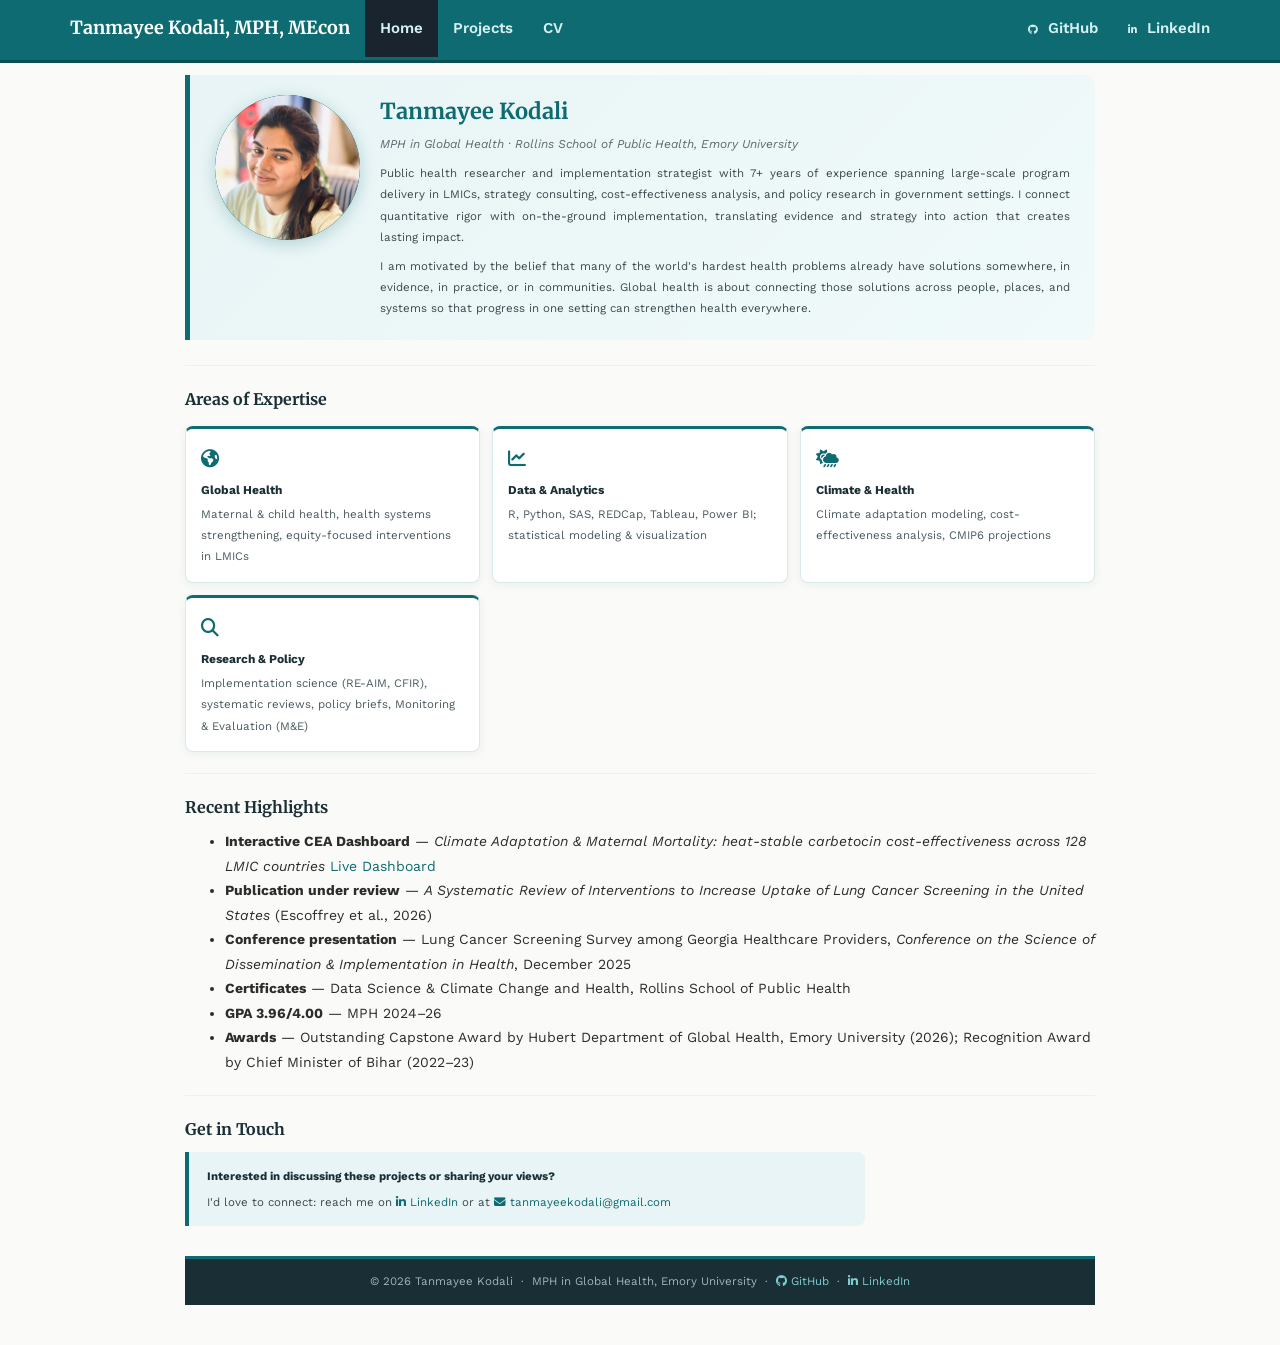
<file: docs/index.html>
<!DOCTYPE html>

<html>

<head>

<meta charset="utf-8" />
<meta name="generator" content="pandoc" />
<meta http-equiv="X-UA-Compatible" content="IE=EDGE" />




<title>index.knit</title>

<script src="site_libs/header-attrs-2.30/header-attrs.js"></script>
<script src="site_libs/jquery-3.6.0/jquery-3.6.0.min.js"></script>
<meta name="viewport" content="width=device-width, initial-scale=1" />
<link href="site_libs/bootstrap-3.3.5/css/flatly.min.css" rel="stylesheet" />
<script src="site_libs/bootstrap-3.3.5/js/bootstrap.min.js"></script>
<script src="site_libs/bootstrap-3.3.5/shim/html5shiv.min.js"></script>
<script src="site_libs/bootstrap-3.3.5/shim/respond.min.js"></script>
<style>h1 {font-size: 34px;}
       h1.title {font-size: 38px;}
       h2 {font-size: 30px;}
       h3 {font-size: 24px;}
       h4 {font-size: 18px;}
       h5 {font-size: 16px;}
       h6 {font-size: 12px;}
       code {color: inherit; background-color: rgba(0, 0, 0, 0.04);}
       pre:not([class]) { background-color: white }</style>
<script src="site_libs/navigation-1.1/tabsets.js"></script>
<link href="site_libs/highlightjs-9.12.0/default.css" rel="stylesheet" />
<script src="site_libs/highlightjs-9.12.0/highlight.js"></script>
<!-- Favicon: teal circle with TK initials -->
<link rel="icon" href="data:image/svg+xml,<svg xmlns='http://www.w3.org/2000/svg' viewBox='0 0 100 100'><circle cx='50' cy='50' r='50' fill='%230f6b72'/><text x='50' y='65' font-family='Georgia,serif' font-size='38' font-weight='bold' text-anchor='middle' fill='white'>TK</text></svg>">

<!-- Font Awesome for social icons -->
<link rel="stylesheet" href="https://cdnjs.cloudflare.com/ajax/libs/font-awesome/6.5.0/css/all.min.css" integrity="sha512-Avb2QiuDEEvB4bZJYdft2mNjVShBftLdPG8FJ0V7irTLQ8Tnx8e/hbT/EKV8IssGEBe2qJDMaLKUQ3gHqUyw=="
crossorigin="anonymous" referrerpolicy="no-referrer" />

<!-- Google Fonts -->
<link rel="preconnect" href="https://fonts.googleapis.com">
<link rel="preconnect" href="https://fonts.gstatic.com" crossorigin>
<link href="https://fonts.googleapis.com/css2?family=Work+Sans:wght@300;400;500;600;700&family=Merriweather:wght@400;700&display=swap" rel="stylesheet">

<style type="text/css">
  code{white-space: pre-wrap;}
  span.smallcaps{font-variant: small-caps;}
  span.underline{text-decoration: underline;}
  div.column{display: inline-block; vertical-align: top; width: 50%;}
  div.hanging-indent{margin-left: 1.5em; text-indent: -1.5em;}
  ul.task-list{list-style: none;}
    </style>

<style type="text/css">code{white-space: pre;}</style>
<script type="text/javascript">
if (window.hljs) {
  hljs.configure({languages: []});
  hljs.initHighlightingOnLoad();
  if (document.readyState && document.readyState === "complete") {
    window.setTimeout(function() { hljs.initHighlighting(); }, 0);
  }
}
</script>






<link rel="stylesheet" href="styles.css" type="text/css" />



<style type = "text/css">
.main-container {
  max-width: 940px;
  margin-left: auto;
  margin-right: auto;
}
img {
  max-width:100%;
}
.tabbed-pane {
  padding-top: 12px;
}
.html-widget {
  margin-bottom: 20px;
}
button.code-folding-btn:focus {
  outline: none;
}
summary {
  display: list-item;
}
details > summary > p:only-child {
  display: inline;
}
pre code {
  padding: 0;
}
</style>


<style type="text/css">
.dropdown-submenu {
  position: relative;
}
.dropdown-submenu>.dropdown-menu {
  top: 0;
  left: 100%;
  margin-top: -6px;
  margin-left: -1px;
  border-radius: 0 6px 6px 6px;
}
.dropdown-submenu:hover>.dropdown-menu {
  display: block;
}
.dropdown-submenu>a:after {
  display: block;
  content: " ";
  float: right;
  width: 0;
  height: 0;
  border-color: transparent;
  border-style: solid;
  border-width: 5px 0 5px 5px;
  border-left-color: #cccccc;
  margin-top: 5px;
  margin-right: -10px;
}
.dropdown-submenu:hover>a:after {
  border-left-color: #adb5bd;
}
.dropdown-submenu.pull-left {
  float: none;
}
.dropdown-submenu.pull-left>.dropdown-menu {
  left: -100%;
  margin-left: 10px;
  border-radius: 6px 0 6px 6px;
}
</style>

<script type="text/javascript">
// manage active state of menu based on current page
$(document).ready(function () {
  // active menu anchor
  href = window.location.pathname
  href = href.substr(href.lastIndexOf('/') + 1)
  if (href === "")
    href = "index.html";
  var menuAnchor = $('a[href="' + href + '"]');

  // mark the anchor link active (and if it's in a dropdown, also mark that active)
  var dropdown = menuAnchor.closest('li.dropdown');
  if (window.bootstrap) { // Bootstrap 4+
    menuAnchor.addClass('active');
    dropdown.find('> .dropdown-toggle').addClass('active');
  } else { // Bootstrap 3
    menuAnchor.parent().addClass('active');
    dropdown.addClass('active');
  }

  // Navbar adjustments
  var navHeight = $(".navbar").first().height() + 15;
  var style = document.createElement('style');
  var pt = "padding-top: " + navHeight + "px; ";
  var mt = "margin-top: -" + navHeight + "px; ";
  var css = "";
  // offset scroll position for anchor links (for fixed navbar)
  for (var i = 1; i <= 6; i++) {
    css += ".section h" + i + "{ " + pt + mt + "}\n";
  }
  style.innerHTML = "body {" + pt + "padding-bottom: 40px; }\n" + css;
  document.head.appendChild(style);
});
</script>

<!-- tabsets -->

<style type="text/css">
.tabset-dropdown > .nav-tabs {
  display: inline-table;
  max-height: 500px;
  min-height: 44px;
  overflow-y: auto;
  border: 1px solid #ddd;
  border-radius: 4px;
}

.tabset-dropdown > .nav-tabs > li.active:before, .tabset-dropdown > .nav-tabs.nav-tabs-open:before {
  content: "\e259";
  font-family: 'Glyphicons Halflings';
  display: inline-block;
  padding: 10px;
  border-right: 1px solid #ddd;
}

.tabset-dropdown > .nav-tabs.nav-tabs-open > li.active:before {
  content: "\e258";
  font-family: 'Glyphicons Halflings';
  border: none;
}

.tabset-dropdown > .nav-tabs > li.active {
  display: block;
}

.tabset-dropdown > .nav-tabs > li > a,
.tabset-dropdown > .nav-tabs > li > a:focus,
.tabset-dropdown > .nav-tabs > li > a:hover {
  border: none;
  display: inline-block;
  border-radius: 4px;
  background-color: transparent;
}

.tabset-dropdown > .nav-tabs.nav-tabs-open > li {
  display: block;
  float: none;
}

.tabset-dropdown > .nav-tabs > li {
  display: none;
}
</style>

<!-- code folding -->




</head>

<body>


<div class="container-fluid main-container">




<div class="navbar navbar-default  navbar-fixed-top" role="navigation">
  <div class="container">
    <div class="navbar-header">
      <button type="button" class="navbar-toggle collapsed" data-toggle="collapse" data-bs-toggle="collapse" data-target="#navbar" data-bs-target="#navbar">
        <span class="icon-bar"></span>
        <span class="icon-bar"></span>
        <span class="icon-bar"></span>
      </button>
      <a class="navbar-brand" href="index.html">Tanmayee Kodali, MPH, MEcon</a>
    </div>
    <div id="navbar" class="navbar-collapse collapse">
      <ul class="nav navbar-nav">
        <li>
  <a href="index.html">Home</a>
</li>
<li>
  <a href="projects.html">Projects</a>
</li>
<li>
  <a href="cv.html">CV</a>
</li>
      </ul>
      <ul class="nav navbar-nav navbar-right">
        <li>
  <a href="https://github.com/TanmayeeKodali">GitHub</a>
</li>
<li>
  <a href="https://www.linkedin.com/in/tanmayeekodali/">LinkedIn</a>
</li>
      </ul>
    </div><!--/.nav-collapse -->
  </div><!--/.container -->
</div><!--/.navbar -->

<div id="header">




</div>


<div class="profile-section">
  <div class="profile-avatar"><img src="photo.jpg" alt="Tanmayee Kodali" width="145" height="145"></div>
  <div class="profile-info">
    <h1>Tanmayee Kodali</h1>
    <p class="tagline">MPH in Global Health &middot; Rollins School of Public Health, Emory University</p>
    <p>Public health researcher and implementation strategist with 7+ years of experience spanning large-scale program delivery in LMICs, strategy consulting, cost-effectiveness analysis, and policy research in government settings. I connect quantitative rigor with on-the-ground implementation, translating evidence and strategy into action that creates lasting impact.</p>
    <p>I am motivated by the belief that many of the world's hardest health problems already have solutions somewhere, in evidence, in practice, or in communities. Global health is about connecting those solutions across people, places, and systems so that progress in one setting can strengthen health everywhere.</p>
  </div>
</div>
<hr />
<div id="areas-of-expertise" class="section level2">
<h2>Areas of Expertise</h2>
<div class="highlights-grid">
  <div class="highlight-card">
    <div class="card-icon"><i class="fas fa-globe-americas"></i></div>
    <h4>Global Health</h4>
    <p>Maternal &amp; child health, health systems strengthening, equity-focused interventions in LMICs</p>
  </div>
  <div class="highlight-card">
    <div class="card-icon"><i class="fas fa-chart-line"></i></div>
    <h4>Data &amp; Analytics</h4>
    <p>R, Python, SAS, REDCap, Tableau, Power BI; statistical modeling &amp; visualization</p>
  </div>
  <div class="highlight-card">
    <div class="card-icon"><i class="fas fa-cloud-sun-rain"></i></div>
    <h4>Climate &amp; Health</h4>
    <p>Climate adaptation modeling, cost-effectiveness analysis, CMIP6 projections</p>
  </div>
  <div class="highlight-card">
    <div class="card-icon"><i class="fas fa-search"></i></div>
    <h4>Research &amp; Policy</h4>
    <p>Implementation science (RE-AIM, CFIR), systematic reviews, policy briefs, Monitoring &amp; Evaluation (M&amp;E)</p>
  </div>
</div>
<hr />
</div>
<div id="recent-highlights" class="section level2">
<h2>Recent Highlights</h2>
<ul>
<li><strong>Interactive CEA Dashboard</strong> — <em>Climate Adaptation
&amp; Maternal Mortality: heat-stable carbetocin cost-effectiveness
across 128 LMIC countries</em> <a
href="https://kzja3g-tanmayee-kodali.shinyapps.io/climate-pph-dashboard/"
target="_blank">Live Dashboard</a></li>
<li><strong>Publication under review</strong> — <em>A Systematic Review
of Interventions to Increase Uptake of Lung Cancer Screening in the
United States</em> (Escoffrey et al., 2026)</li>
<li><strong>Conference presentation</strong> — Lung Cancer Screening
Survey among Georgia Healthcare Providers, <em>Conference on the Science
of Dissemination &amp; Implementation in Health</em>, December 2025</li>
<li><strong>Certificates</strong> — Data Science &amp; Climate Change
and Health, Rollins School of Public Health</li>
<li><strong>GPA 3.96/4.00</strong> — MPH 2024–26</li>
<li><strong>Awards</strong> — Outstanding Capstone Award by Hubert
Department of Global Health, Emory University (2026); Recognition Award
by Chief Minister of Bihar (2022–23)</li>
</ul>
<hr />
</div>
<div id="get-in-touch" class="section level2">
<h2>Get in Touch</h2>
<div style="background:#e8f4f5; border-left:4px solid #0f6b72; border-radius:0 8px 8px 0; padding:1.4rem 1.8rem; margin-top:0.5rem; max-width:680px;">
  <p style="margin:0 0 0.5rem; font-weight:700; color:#1a2e35; font-size:1.2rem;">Interested in discussing these projects or sharing your views?</p>
  <p style="margin:0; font-size:1.15rem; color:#3a4a4e; line-height:1.8;">
    I'd love to connect: reach me on 
    <a href="https://www.linkedin.com/in/tanmayeekodali/" target="_blank"><i class="fab fa-linkedin-in"></i> LinkedIn</a> 
    or at 
    <a href="mailto:tanmayeekodali@gmail.com"><i class="fas fa-envelope"></i> tanmayeekodali@gmail.com</a>
  </p>
</div>
</div>

<style>
.site-footer {
  background-color: #1a2e35;
  color: #a0b4b8;
  text-align: center;
  padding: 1.2rem 1rem;
  font-family: 'Work Sans', sans-serif;
  font-size: 0.9rem;
  margin-top: 3rem;
  border-top: 3px solid #0f6b72;
}
.site-footer a {
  color: #7ecdd1;
  text-decoration: none;
}
.site-footer a:hover {
  color: #ffffff;
}
</style>

<footer class="site-footer">
  <p style="margin:0;">
    &copy; 2026 Tanmayee Kodali &nbsp;&middot;&nbsp;
    MPH in Global Health, Emory University &nbsp;&middot;&nbsp;
    <a href="https://github.com/TanmayeeKodali" target="_blank"><i class="fab fa-github"></i> GitHub</a>
    &nbsp;&middot;&nbsp;
    <a href="https://www.linkedin.com/in/tanmayeekodali/" target="_blank"><i class="fab fa-linkedin-in"></i> LinkedIn</a>
  </p>
</footer>

<script>
document.addEventListener("DOMContentLoaded", function() {
  var links = document.querySelectorAll(".navbar-nav a");
  links.forEach(function(link) {
    if (link.textContent.trim() === "GitHub") {
      link.innerHTML = '<i class="fab fa-github"></i> GitHub';
      link.setAttribute("target", "_blank");
    }
    if (link.textContent.trim() === "LinkedIn") {
      link.innerHTML = '<i class="fab fa-linkedin-in"></i> LinkedIn';
      link.setAttribute("target", "_blank");
    }
  });
});
</script>



</div>

<script>

// add bootstrap table styles to pandoc tables
function bootstrapStylePandocTables() {
  $('tr.odd').parent('tbody').parent('table').addClass('table table-condensed');
}
$(document).ready(function () {
  bootstrapStylePandocTables();
});


</script>

<!-- tabsets -->

<script>
$(document).ready(function () {
  window.buildTabsets("TOC");
});

$(document).ready(function () {
  $('.tabset-dropdown > .nav-tabs > li').click(function () {
    $(this).parent().toggleClass('nav-tabs-open');
  });
});
</script>

<!-- code folding -->


<!-- dynamically load mathjax for compatibility with self-contained -->
<script>
  (function () {
    var script = document.createElement("script");
    script.type = "text/javascript";
    script.src  = "https://mathjax.rstudio.com/latest/MathJax.js?config=TeX-AMS-MML_HTMLorMML";
    document.getElementsByTagName("head")[0].appendChild(script);
  })();
</script>

</body>
</html>
</file>
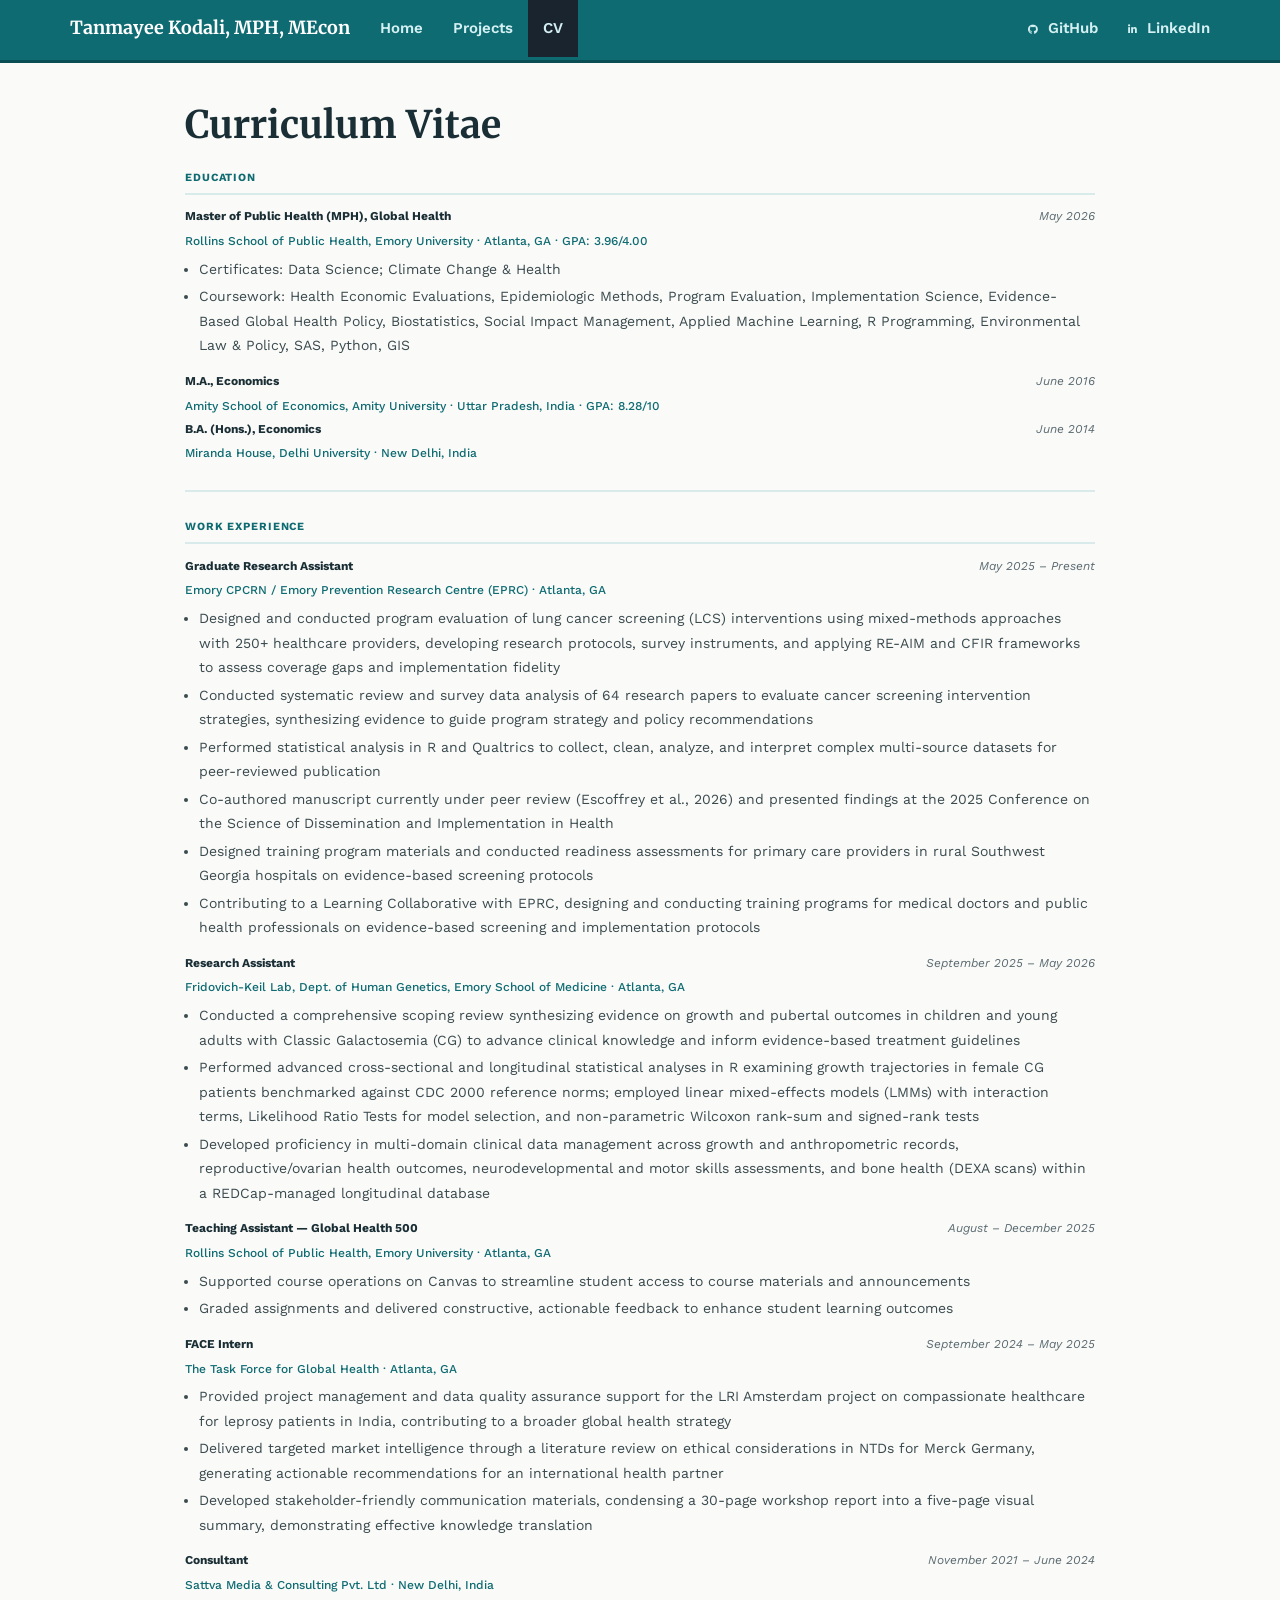
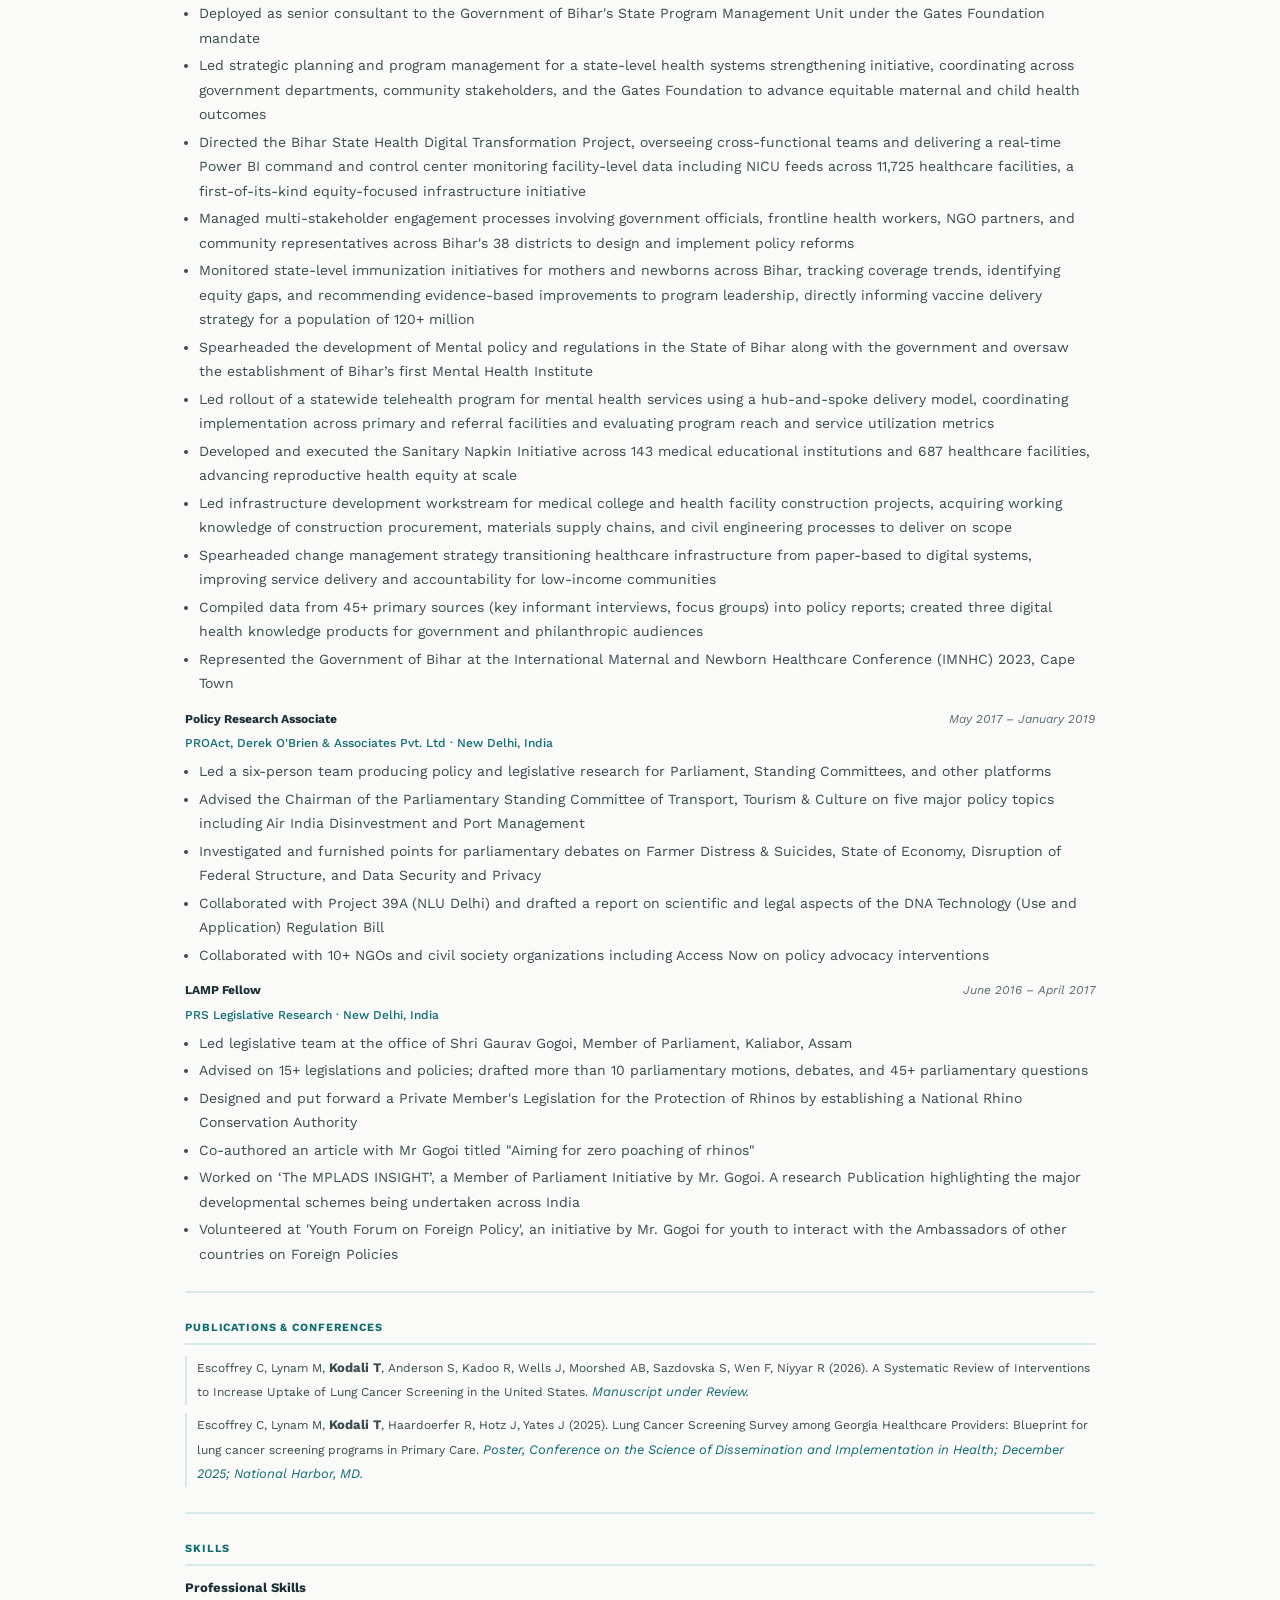
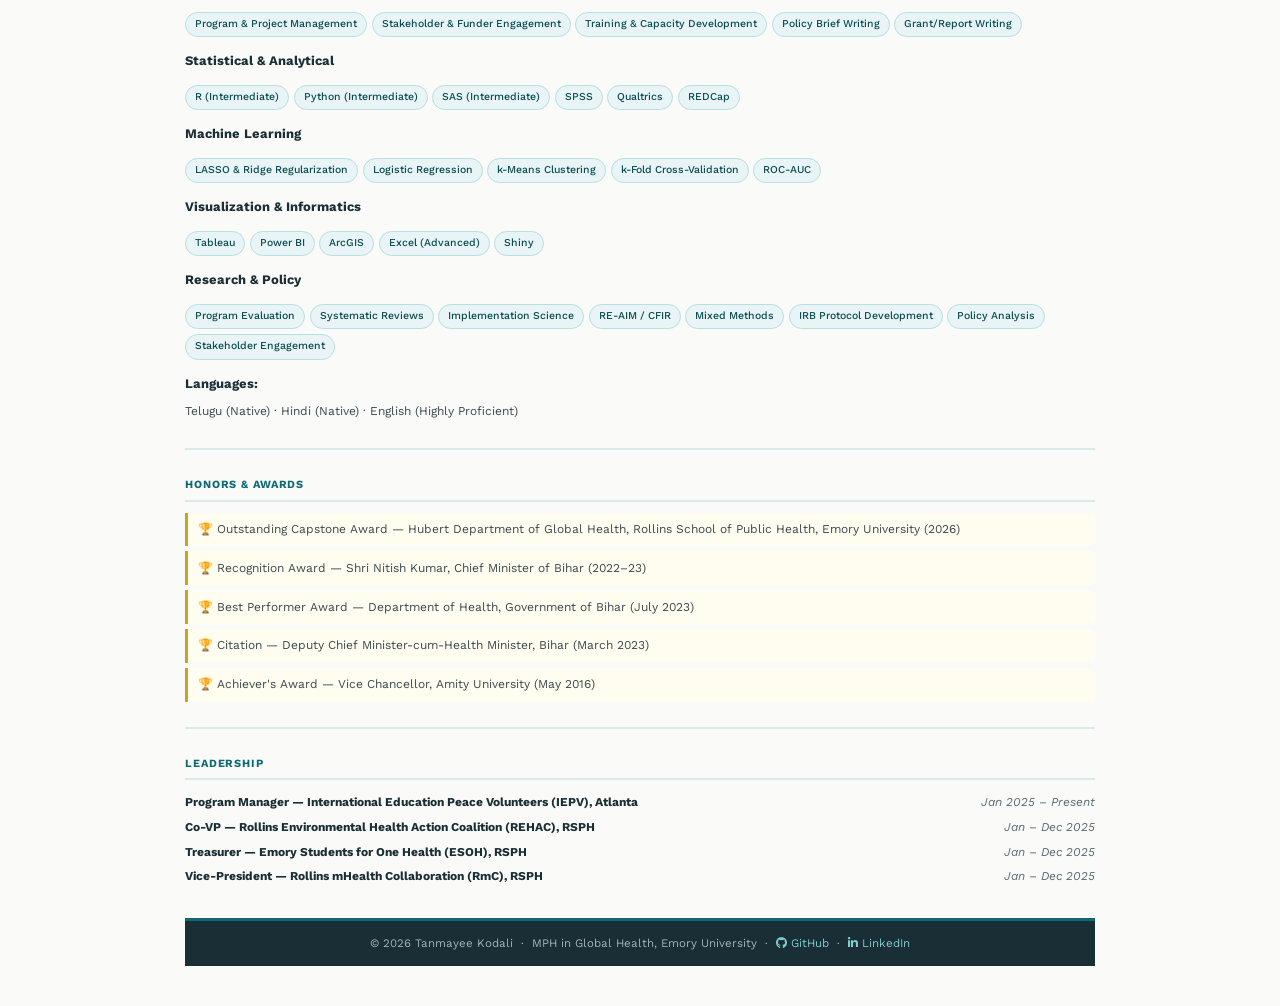
<file: docs/cv.html>
<!DOCTYPE html>

<html>

<head>

<meta charset="utf-8" />
<meta name="generator" content="pandoc" />
<meta http-equiv="X-UA-Compatible" content="IE=EDGE" />




<title>Curriculum Vitae</title>

<script src="site_libs/header-attrs-2.30/header-attrs.js"></script>
<script src="site_libs/jquery-3.6.0/jquery-3.6.0.min.js"></script>
<meta name="viewport" content="width=device-width, initial-scale=1" />
<link href="site_libs/bootstrap-3.3.5/css/flatly.min.css" rel="stylesheet" />
<script src="site_libs/bootstrap-3.3.5/js/bootstrap.min.js"></script>
<script src="site_libs/bootstrap-3.3.5/shim/html5shiv.min.js"></script>
<script src="site_libs/bootstrap-3.3.5/shim/respond.min.js"></script>
<style>h1 {font-size: 34px;}
       h1.title {font-size: 38px;}
       h2 {font-size: 30px;}
       h3 {font-size: 24px;}
       h4 {font-size: 18px;}
       h5 {font-size: 16px;}
       h6 {font-size: 12px;}
       code {color: inherit; background-color: rgba(0, 0, 0, 0.04);}
       pre:not([class]) { background-color: white }</style>
<script src="site_libs/navigation-1.1/tabsets.js"></script>
<link href="site_libs/highlightjs-9.12.0/default.css" rel="stylesheet" />
<script src="site_libs/highlightjs-9.12.0/highlight.js"></script>
<!-- Favicon: teal circle with TK initials -->
<link rel="icon" href="data:image/svg+xml,<svg xmlns='http://www.w3.org/2000/svg' viewBox='0 0 100 100'><circle cx='50' cy='50' r='50' fill='%230f6b72'/><text x='50' y='65' font-family='Georgia,serif' font-size='38' font-weight='bold' text-anchor='middle' fill='white'>TK</text></svg>">

<!-- Font Awesome for social icons -->
<link rel="stylesheet" href="https://cdnjs.cloudflare.com/ajax/libs/font-awesome/6.5.0/css/all.min.css" integrity="sha512-Avb2QiuDEEvB4bZJYdft2mNjVShBftLdPG8FJ0V7irTLQ8Tnx8e/hbT/EKV8IssGEBe2qJDMaLKUQ3gHqUyw=="
crossorigin="anonymous" referrerpolicy="no-referrer" />

<!-- Google Fonts -->
<link rel="preconnect" href="https://fonts.googleapis.com">
<link rel="preconnect" href="https://fonts.gstatic.com" crossorigin>
<link href="https://fonts.googleapis.com/css2?family=Work+Sans:wght@300;400;500;600;700&family=Merriweather:wght@400;700&display=swap" rel="stylesheet">

<style type="text/css">
  code{white-space: pre-wrap;}
  span.smallcaps{font-variant: small-caps;}
  span.underline{text-decoration: underline;}
  div.column{display: inline-block; vertical-align: top; width: 50%;}
  div.hanging-indent{margin-left: 1.5em; text-indent: -1.5em;}
  ul.task-list{list-style: none;}
    </style>

<style type="text/css">code{white-space: pre;}</style>
<script type="text/javascript">
if (window.hljs) {
  hljs.configure({languages: []});
  hljs.initHighlightingOnLoad();
  if (document.readyState && document.readyState === "complete") {
    window.setTimeout(function() { hljs.initHighlighting(); }, 0);
  }
}
</script>






<link rel="stylesheet" href="styles.css" type="text/css" />



<style type = "text/css">
.main-container {
  max-width: 940px;
  margin-left: auto;
  margin-right: auto;
}
img {
  max-width:100%;
}
.tabbed-pane {
  padding-top: 12px;
}
.html-widget {
  margin-bottom: 20px;
}
button.code-folding-btn:focus {
  outline: none;
}
summary {
  display: list-item;
}
details > summary > p:only-child {
  display: inline;
}
pre code {
  padding: 0;
}
</style>


<style type="text/css">
.dropdown-submenu {
  position: relative;
}
.dropdown-submenu>.dropdown-menu {
  top: 0;
  left: 100%;
  margin-top: -6px;
  margin-left: -1px;
  border-radius: 0 6px 6px 6px;
}
.dropdown-submenu:hover>.dropdown-menu {
  display: block;
}
.dropdown-submenu>a:after {
  display: block;
  content: " ";
  float: right;
  width: 0;
  height: 0;
  border-color: transparent;
  border-style: solid;
  border-width: 5px 0 5px 5px;
  border-left-color: #cccccc;
  margin-top: 5px;
  margin-right: -10px;
}
.dropdown-submenu:hover>a:after {
  border-left-color: #adb5bd;
}
.dropdown-submenu.pull-left {
  float: none;
}
.dropdown-submenu.pull-left>.dropdown-menu {
  left: -100%;
  margin-left: 10px;
  border-radius: 6px 0 6px 6px;
}
</style>

<script type="text/javascript">
// manage active state of menu based on current page
$(document).ready(function () {
  // active menu anchor
  href = window.location.pathname
  href = href.substr(href.lastIndexOf('/') + 1)
  if (href === "")
    href = "index.html";
  var menuAnchor = $('a[href="' + href + '"]');

  // mark the anchor link active (and if it's in a dropdown, also mark that active)
  var dropdown = menuAnchor.closest('li.dropdown');
  if (window.bootstrap) { // Bootstrap 4+
    menuAnchor.addClass('active');
    dropdown.find('> .dropdown-toggle').addClass('active');
  } else { // Bootstrap 3
    menuAnchor.parent().addClass('active');
    dropdown.addClass('active');
  }

  // Navbar adjustments
  var navHeight = $(".navbar").first().height() + 15;
  var style = document.createElement('style');
  var pt = "padding-top: " + navHeight + "px; ";
  var mt = "margin-top: -" + navHeight + "px; ";
  var css = "";
  // offset scroll position for anchor links (for fixed navbar)
  for (var i = 1; i <= 6; i++) {
    css += ".section h" + i + "{ " + pt + mt + "}\n";
  }
  style.innerHTML = "body {" + pt + "padding-bottom: 40px; }\n" + css;
  document.head.appendChild(style);
});
</script>

<!-- tabsets -->

<style type="text/css">
.tabset-dropdown > .nav-tabs {
  display: inline-table;
  max-height: 500px;
  min-height: 44px;
  overflow-y: auto;
  border: 1px solid #ddd;
  border-radius: 4px;
}

.tabset-dropdown > .nav-tabs > li.active:before, .tabset-dropdown > .nav-tabs.nav-tabs-open:before {
  content: "\e259";
  font-family: 'Glyphicons Halflings';
  display: inline-block;
  padding: 10px;
  border-right: 1px solid #ddd;
}

.tabset-dropdown > .nav-tabs.nav-tabs-open > li.active:before {
  content: "\e258";
  font-family: 'Glyphicons Halflings';
  border: none;
}

.tabset-dropdown > .nav-tabs > li.active {
  display: block;
}

.tabset-dropdown > .nav-tabs > li > a,
.tabset-dropdown > .nav-tabs > li > a:focus,
.tabset-dropdown > .nav-tabs > li > a:hover {
  border: none;
  display: inline-block;
  border-radius: 4px;
  background-color: transparent;
}

.tabset-dropdown > .nav-tabs.nav-tabs-open > li {
  display: block;
  float: none;
}

.tabset-dropdown > .nav-tabs > li {
  display: none;
}
</style>

<!-- code folding -->




</head>

<body>


<div class="container-fluid main-container">




<div class="navbar navbar-default  navbar-fixed-top" role="navigation">
  <div class="container">
    <div class="navbar-header">
      <button type="button" class="navbar-toggle collapsed" data-toggle="collapse" data-bs-toggle="collapse" data-target="#navbar" data-bs-target="#navbar">
        <span class="icon-bar"></span>
        <span class="icon-bar"></span>
        <span class="icon-bar"></span>
      </button>
      <a class="navbar-brand" href="index.html">Tanmayee Kodali, MPH, MEcon</a>
    </div>
    <div id="navbar" class="navbar-collapse collapse">
      <ul class="nav navbar-nav">
        <li>
  <a href="index.html">Home</a>
</li>
<li>
  <a href="projects.html">Projects</a>
</li>
<li>
  <a href="cv.html">CV</a>
</li>
      </ul>
      <ul class="nav navbar-nav navbar-right">
        <li>
  <a href="https://github.com/TanmayeeKodali">GitHub</a>
</li>
<li>
  <a href="https://www.linkedin.com/in/tanmayeekodali/">LinkedIn</a>
</li>
      </ul>
    </div><!--/.nav-collapse -->
  </div><!--/.container -->
</div><!--/.navbar -->

<div id="header">



<h1 class="title toc-ignore">Curriculum Vitae</h1>

</div>


<div class="cv-section">
<h2>Education</h2>

<div class="cv-entry">
  <span class="cv-entry-title">Master of Public Health (MPH), Global Health</span>
  <span class="cv-entry-date">May 2026</span>
</div>
<div class="cv-entry-org">Rollins School of Public Health, Emory University &middot; Atlanta, GA &middot; GPA: 3.96/4.00</div>
<ul class="cv-bullets">
  <li>Certificates: Data Science; Climate Change &amp; Health</li>
  <li>Coursework: Health Economic Evaluations, Epidemiologic Methods, Program Evaluation, Implementation Science, Evidence-Based Global Health Policy, Biostatistics, Social Impact Management, Applied Machine Learning, R Programming, Environmental Law &amp; Policy, SAS, Python, GIS</li>
</ul>

<div class="cv-entry">
  <span class="cv-entry-title">M.A., Economics</span>
  <span class="cv-entry-date">June 2016</span>
</div>
<div class="cv-entry-org">Amity School of Economics, Amity University &middot; Uttar Pradesh, India &middot; GPA: 8.28/10</div>

<div class="cv-entry">
  <span class="cv-entry-title">B.A. (Hons.), Economics</span>
  <span class="cv-entry-date">June 2014</span>
</div>
<div class="cv-entry-org">Miranda House, Delhi University &middot; New Delhi, India</div>
</div>

<hr class="section-divider">

<div class="cv-section">
<h2>Work Experience</h2>

<div class="cv-entry">
  <span class="cv-entry-title">Graduate Research Assistant</span>
  <span class="cv-entry-date">May 2025 &ndash; Present</span>
</div>
<div class="cv-entry-org">Emory CPCRN / Emory Prevention Research Centre (EPRC) &middot; Atlanta, GA</div>
<ul class="cv-bullets">
  <li>Designed and conducted program evaluation of lung cancer screening (LCS) interventions using mixed-methods approaches with 250+ healthcare providers, developing research protocols, survey instruments, and applying RE-AIM and CFIR frameworks to assess coverage gaps and implementation fidelity</li>
  <li>Conducted systematic review and survey data analysis of 64 research papers to evaluate cancer screening intervention strategies, synthesizing evidence to guide program strategy and policy recommendations</li>
  <li>Performed statistical analysis in R and Qualtrics to collect, clean, analyze, and interpret complex multi-source datasets for peer-reviewed publication</li>
  <li>Co-authored manuscript currently under peer review (Escoffrey et al., 2026) and presented findings at the 2025 Conference on the Science of Dissemination and Implementation in Health</li>
  <li>Designed training program materials and conducted readiness assessments for primary care providers in rural Southwest Georgia hospitals on evidence-based screening protocols</li>
  <li>Contributing to a Learning Collaborative with EPRC, designing and conducting training programs for medical doctors and public health professionals on evidence-based screening and implementation protocols</li>
</ul>

<div class="cv-entry">
  <span class="cv-entry-title">Research Assistant</span>
  <span class="cv-entry-date">September 2025 &ndash; May 2026</span>
</div>
<div class="cv-entry-org">Fridovich-Keil Lab, Dept. of Human Genetics, Emory School of Medicine &middot; Atlanta, GA</div>
<ul class="cv-bullets">
  <li>Conducted a comprehensive scoping review synthesizing evidence on growth and pubertal outcomes in children and young adults with Classic Galactosemia (CG) to advance clinical knowledge and inform evidence-based treatment guidelines</li>
  <li>Performed advanced cross-sectional and longitudinal statistical analyses in R examining growth trajectories in female CG patients benchmarked against CDC 2000 reference norms; employed linear mixed-effects models (LMMs) with interaction terms, Likelihood Ratio Tests for model selection, and non-parametric Wilcoxon rank-sum and signed-rank tests</li>
  <li>Developed proficiency in multi-domain clinical data management across growth and anthropometric records, reproductive/ovarian health outcomes, neurodevelopmental and motor skills assessments, and bone health (DEXA scans) within a REDCap-managed longitudinal database</li>
</ul>

<div class="cv-entry">
  <span class="cv-entry-title">Teaching Assistant &mdash; Global Health 500</span>
  <span class="cv-entry-date">August &ndash; December 2025</span>
</div>
<div class="cv-entry-org">Rollins School of Public Health, Emory University &middot; Atlanta, GA</div>
<ul class="cv-bullets">
  <li>Supported course operations on Canvas to streamline student access to course materials and announcements</li>
  <li>Graded assignments and delivered constructive, actionable feedback to enhance student learning outcomes</li>
</ul>

<div class="cv-entry">
  <span class="cv-entry-title">FACE Intern</span>
  <span class="cv-entry-date">September 2024 &ndash; May 2025</span>
</div>
<div class="cv-entry-org">The Task Force for Global Health &middot; Atlanta, GA</div>
<ul class="cv-bullets">
  <li>Provided project management and data quality assurance support for the LRI Amsterdam project on compassionate healthcare for leprosy patients in India, contributing to a broader global health strategy</li>
  <li>Delivered targeted market intelligence through a literature review on ethical considerations in NTDs for Merck Germany, generating actionable recommendations for an international health partner</li>
  <li>Developed stakeholder-friendly communication materials, condensing a 30-page workshop report into a five-page visual summary, demonstrating effective knowledge translation</li>
</ul>

<div class="cv-entry">
  <span class="cv-entry-title">Consultant</span>
  <span class="cv-entry-date">November 2021 &ndash; June 2024</span>
</div>
<div class="cv-entry-org">Sattva Media &amp; Consulting Pvt. Ltd &middot; New Delhi, India</div>
<ul class="cv-bullets">
  <li>Deployed as senior consultant to the Government of Bihar's State Program Management Unit under the Gates Foundation mandate</li>
  <li>Led strategic planning and program management for a state-level health systems strengthening initiative, coordinating across government departments, community stakeholders, and the Gates Foundation to advance equitable maternal and child health outcomes</li>
  <li>Directed the Bihar State Health Digital Transformation Project, overseeing cross-functional teams and delivering a real-time Power BI command and control center monitoring facility-level data including NICU feeds across 11,725 healthcare facilities, a first-of-its-kind equity-focused infrastructure initiative</li>
  <li>Managed multi-stakeholder engagement processes involving government officials, frontline health workers, NGO partners, and community representatives across Bihar's 38 districts to design and implement policy reforms</li>
  <li>Monitored state-level immunization initiatives for mothers and newborns across Bihar, tracking coverage trends, identifying equity gaps, and recommending evidence-based improvements to program leadership, directly informing vaccine delivery strategy for a population of 120+ million</li>
  <li>Spearheaded the development of Mental policy and regulations in the State of Bihar along with the government and oversaw the establishment of Bihar’s first Mental Health Institute</li>
  <li>Led rollout of a statewide telehealth program for mental health services using a hub-and-spoke delivery model, coordinating implementation across primary and referral facilities and evaluating program reach and service utilization metrics</li>
  <li>Developed and executed the Sanitary Napkin Initiative across 143 medical educational institutions and 687 healthcare facilities, advancing reproductive health equity at scale</li>
  <li>Led infrastructure development workstream for medical college and health facility construction projects, acquiring working knowledge of construction procurement, materials supply chains, and civil engineering processes to deliver on scope</li>
  <li>Spearheaded change management strategy transitioning healthcare infrastructure from paper-based to digital systems, improving service delivery and accountability for low-income communities</li>
  <li>Compiled data from 45+ primary sources (key informant interviews, focus groups) into policy reports; created three digital health knowledge products for government and philanthropic audiences</li>
  <li>Represented the Government of Bihar at the International Maternal and Newborn Healthcare Conference (IMNHC) 2023, Cape Town</li>
</ul>

<div class="cv-entry">
  <span class="cv-entry-title">Policy Research Associate</span>
  <span class="cv-entry-date">May 2017 &ndash; January 2019</span>
</div>
<div class="cv-entry-org">PROAct, Derek O'Brien &amp; Associates Pvt. Ltd &middot; New Delhi, India</div>
<ul class="cv-bullets">
  <li>Led a six-person team producing policy and legislative research for Parliament, Standing Committees, and other platforms</li>
  <li>Advised the Chairman of the Parliamentary Standing Committee of Transport, Tourism &amp; Culture on five major policy topics including Air India Disinvestment and Port Management</li>
  <li>Investigated and furnished points for parliamentary debates on Farmer Distress &amp; Suicides, State of Economy, Disruption of Federal Structure, and Data Security and Privacy</li>
  <li>Collaborated with Project 39A (NLU Delhi) and drafted a report on scientific and legal aspects of the DNA Technology (Use and Application) Regulation Bill</li>
  <li>Collaborated with 10+ NGOs and civil society organizations including Access Now on policy advocacy interventions</li>
</ul>

<div class="cv-entry">
  <span class="cv-entry-title">LAMP Fellow</span>
  <span class="cv-entry-date">June 2016 &ndash; April 2017</span>
</div>
<div class="cv-entry-org">PRS Legislative Research &middot; New Delhi, India</div>
<ul class="cv-bullets">
  <li>Led legislative team at the office of Shri Gaurav Gogoi, Member of Parliament, Kaliabor, Assam</li>
  <li>Advised on 15+ legislations and policies; drafted more than 10 parliamentary motions, debates, and 45+ parliamentary questions</li>
  <li>Designed and put forward a Private Member's Legislation for the Protection of Rhinos by establishing a National Rhino Conservation Authority</li>
  <li>Co-authored an article with Mr Gogoi titled "Aiming for zero poaching of rhinos"</li>
  <li>Worked on ‘The MPLADS INSIGHT’, a Member of Parliament Initiative by Mr. Gogoi. A
research Publication highlighting the major developmental schemes being undertaken
across India</li>
  <li>Volunteered at 'Youth Forum on Foreign Policy', an initiative by Mr. Gogoi for youth to interact with the Ambassadors of other countries on Foreign Policies</li>
</ul>
</div>

<hr class="section-divider">

<div class="cv-section">
<h2>Publications &amp; Conferences</h2>
<div class="pub-entry">
  Escoffrey C, Lynam M, <strong>Kodali T</strong>, Anderson S, Kadoo R, Wells J, Moorshed AB, Sazdovska S, Wen F, Niyyar R (2026). A Systematic Review of Interventions to Increase Uptake of Lung Cancer Screening in the United States. <em>Manuscript under Review.</em>
</div>
<div class="pub-entry">
  Escoffrey C, Lynam M, <strong>Kodali T</strong>, Haardoerfer R, Hotz J, Yates J (2025). Lung Cancer Screening Survey among Georgia Healthcare Providers: Blueprint for lung cancer screening programs in Primary Care. <em>Poster, Conference on the Science of Dissemination and Implementation in Health; December 2025; National Harbor, MD.</em>
</div>
</div>

<hr class="section-divider">

<div class="cv-section">
<h2>Skills</h2>

<p><strong>Professional Skills</strong></p>
<div class="skills-grid">
  <span class="skill-tag">Program &amp; Project Management</span>
  <span class="skill-tag">Stakeholder &amp; Funder Engagement</span>
  <span class="skill-tag">Training &amp; Capacity Development</span>
  <span class="skill-tag">Policy Brief Writing</span>
  <span class="skill-tag">Grant/Report Writing</span>
</div>

<p><strong>Statistical &amp; Analytical</strong></p>
<div class="skills-grid">
  <span class="skill-tag">R (Intermediate)</span>
  <span class="skill-tag">Python (Intermediate)</span>
  <span class="skill-tag">SAS (Intermediate)</span>
  <span class="skill-tag">SPSS</span>
  <span class="skill-tag">Qualtrics</span>
  <span class="skill-tag">REDCap</span>
</div>

<p><strong>Machine Learning</strong></p>
<div class="skills-grid">
  <span class="skill-tag">LASSO &amp; Ridge Regularization</span>
  <span class="skill-tag">Logistic Regression</span>
  <span class="skill-tag">k-Means Clustering</span>
  <span class="skill-tag">k-Fold Cross-Validation</span>
  <span class="skill-tag">ROC-AUC</span>
</div>

<p><strong>Visualization &amp; Informatics</strong></p>
<div class="skills-grid">
  <span class="skill-tag">Tableau</span>
  <span class="skill-tag">Power BI</span>
  <span class="skill-tag">ArcGIS</span>
  <span class="skill-tag">Excel (Advanced)</span>
  <span class="skill-tag">Shiny</span>
</div>

<p><strong>Research &amp; Policy</strong></p>
<div class="skills-grid">
  <span class="skill-tag">Program Evaluation</span>
  <span class="skill-tag">Systematic Reviews</span>
  <span class="skill-tag">Implementation Science</span>
  <span class="skill-tag">RE-AIM / CFIR</span>
  <span class="skill-tag">Mixed Methods</span>
  <span class="skill-tag">IRB Protocol Development</span>
  <span class="skill-tag">Policy Analysis</span>
  <span class="skill-tag">Stakeholder Engagement</span>
</div>

<p><strong>Languages:</strong> Telugu (Native) &middot; Hindi (Native) &middot; English (Highly Proficient)</p>
</div>

<hr class="section-divider">

<div class="cv-section">
<h2>Honors &amp; Awards</h2>
<div class="award-item">&#127942; Outstanding Capstone Award &mdash; Hubert Department of Global Health, Rollins School of Public Health, Emory University (2026)</div>
<div class="award-item">&#127942; Recognition Award &mdash; Shri Nitish Kumar, Chief Minister of Bihar (2022&ndash;23)</div>
<div class="award-item">&#127942; Best Performer Award &mdash; Department of Health, Government of Bihar (July 2023)</div>
<div class="award-item">&#127942; Citation &mdash; Deputy Chief Minister-cum-Health Minister, Bihar (March 2023)</div>
<div class="award-item">&#127942; Achiever's Award &mdash; Vice Chancellor, Amity University (May 2016)</div>
</div>

<hr class="section-divider">

<div class="cv-section">
<h2>Leadership</h2>
<div class="cv-entry">
  <span class="cv-entry-title">Program Manager &mdash; International Education Peace Volunteers (IEPV), Atlanta</span>
  <span class="cv-entry-date">Jan 2025 &ndash; Present</span>
</div>
<div class="cv-entry">
  <span class="cv-entry-title">Co-VP &mdash; Rollins Environmental Health Action Coalition (REHAC), RSPH</span>
  <span class="cv-entry-date">Jan &ndash; Dec 2025</span>
</div>
<div class="cv-entry">
  <span class="cv-entry-title">Treasurer &mdash; Emory Students for One Health (ESOH), RSPH</span>
  <span class="cv-entry-date">Jan &ndash; Dec 2025</span>
</div>
<div class="cv-entry">
  <span class="cv-entry-title">Vice-President &mdash; Rollins mHealth Collaboration (RmC), RSPH</span>
  <span class="cv-entry-date">Jan &ndash; Dec 2025</span>
</div>
</div>

<style>
.site-footer {
  background-color: #1a2e35;
  color: #a0b4b8;
  text-align: center;
  padding: 1.2rem 1rem;
  font-family: 'Work Sans', sans-serif;
  font-size: 0.9rem;
  margin-top: 3rem;
  border-top: 3px solid #0f6b72;
}
.site-footer a {
  color: #7ecdd1;
  text-decoration: none;
}
.site-footer a:hover {
  color: #ffffff;
}
</style>

<footer class="site-footer">
  <p style="margin:0;">
    &copy; 2026 Tanmayee Kodali &nbsp;&middot;&nbsp;
    MPH in Global Health, Emory University &nbsp;&middot;&nbsp;
    <a href="https://github.com/TanmayeeKodali" target="_blank"><i class="fab fa-github"></i> GitHub</a>
    &nbsp;&middot;&nbsp;
    <a href="https://www.linkedin.com/in/tanmayeekodali/" target="_blank"><i class="fab fa-linkedin-in"></i> LinkedIn</a>
  </p>
</footer>

<script>
document.addEventListener("DOMContentLoaded", function() {
  var links = document.querySelectorAll(".navbar-nav a");
  links.forEach(function(link) {
    if (link.textContent.trim() === "GitHub") {
      link.innerHTML = '<i class="fab fa-github"></i> GitHub';
      link.setAttribute("target", "_blank");
    }
    if (link.textContent.trim() === "LinkedIn") {
      link.innerHTML = '<i class="fab fa-linkedin-in"></i> LinkedIn';
      link.setAttribute("target", "_blank");
    }
  });
});
</script>



</div>

<script>

// add bootstrap table styles to pandoc tables
function bootstrapStylePandocTables() {
  $('tr.odd').parent('tbody').parent('table').addClass('table table-condensed');
}
$(document).ready(function () {
  bootstrapStylePandocTables();
});


</script>

<!-- tabsets -->

<script>
$(document).ready(function () {
  window.buildTabsets("TOC");
});

$(document).ready(function () {
  $('.tabset-dropdown > .nav-tabs > li').click(function () {
    $(this).parent().toggleClass('nav-tabs-open');
  });
});
</script>

<!-- code folding -->


<!-- dynamically load mathjax for compatibility with self-contained -->
<script>
  (function () {
    var script = document.createElement("script");
    script.type = "text/javascript";
    script.src  = "https://mathjax.rstudio.com/latest/MathJax.js?config=TeX-AMS-MML_HTMLorMML";
    document.getElementsByTagName("head")[0].appendChild(script);
  })();
</script>

</body>
</html>
</file>
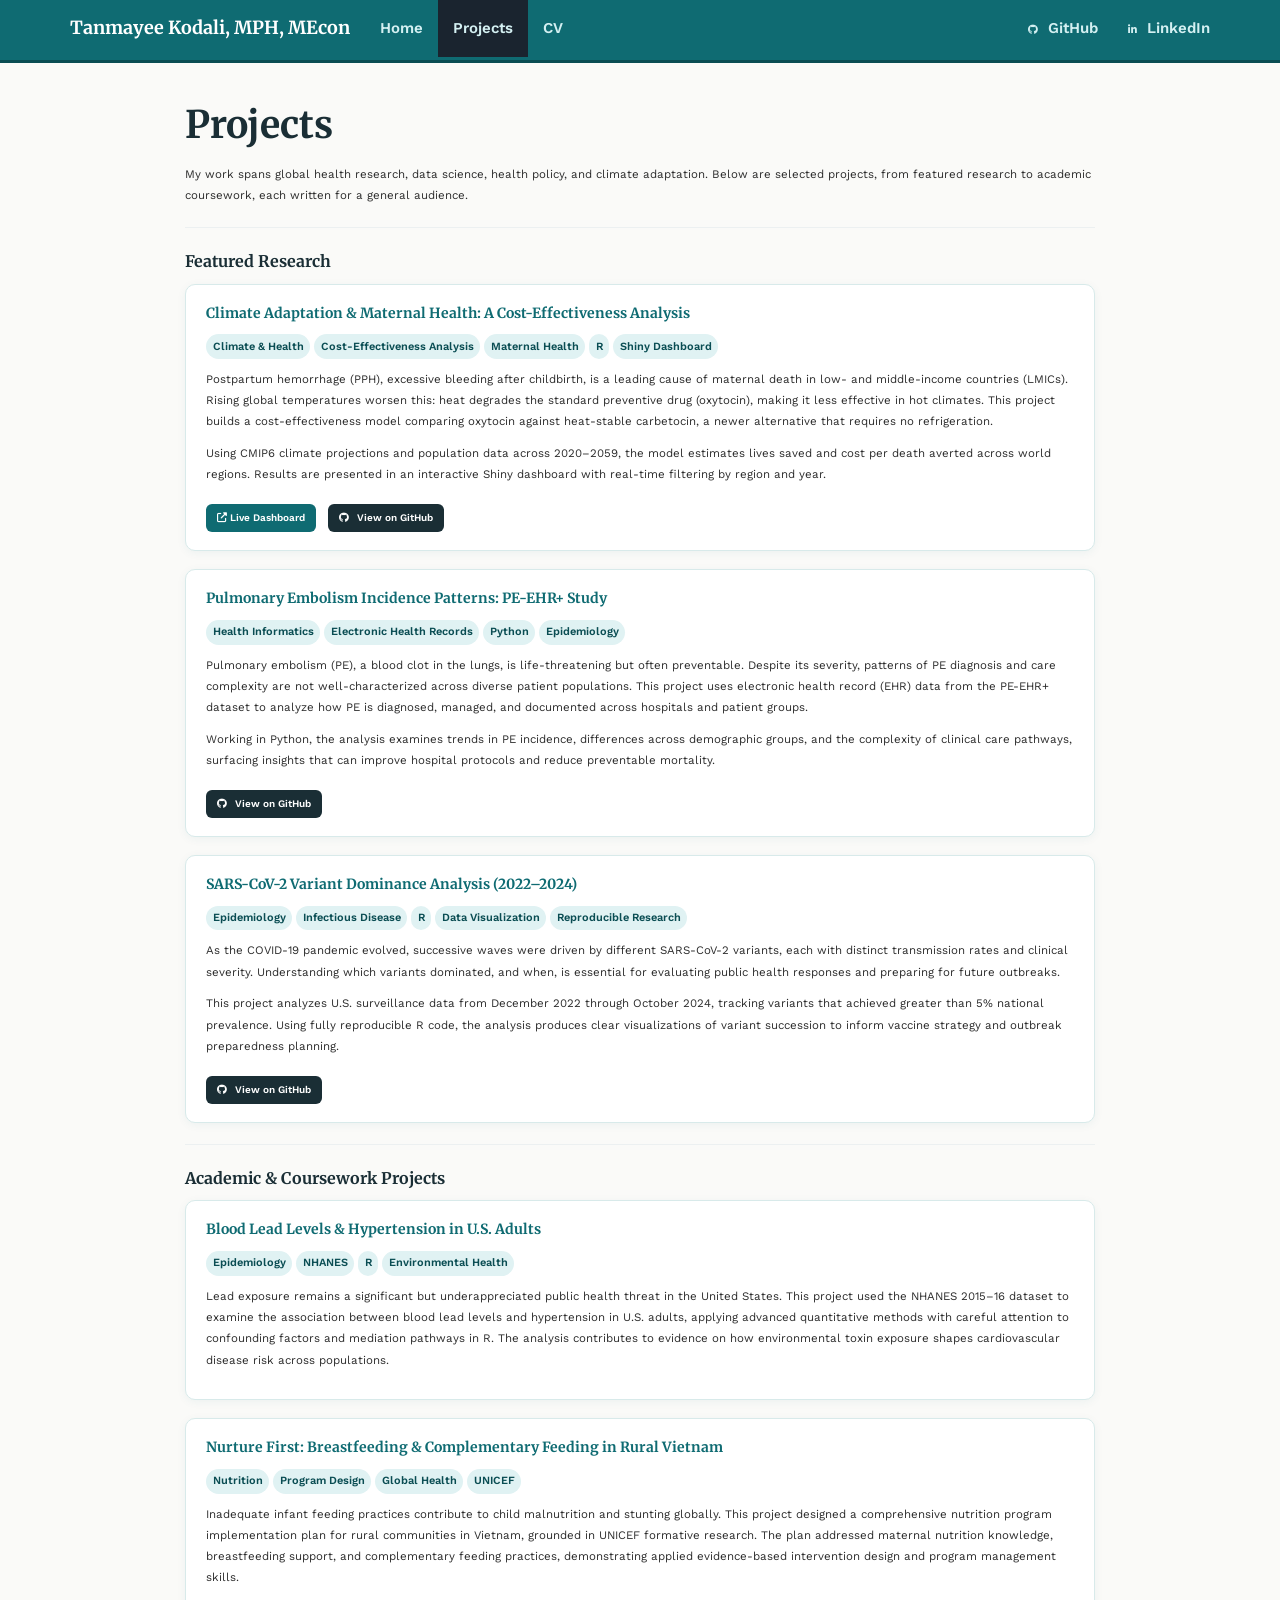
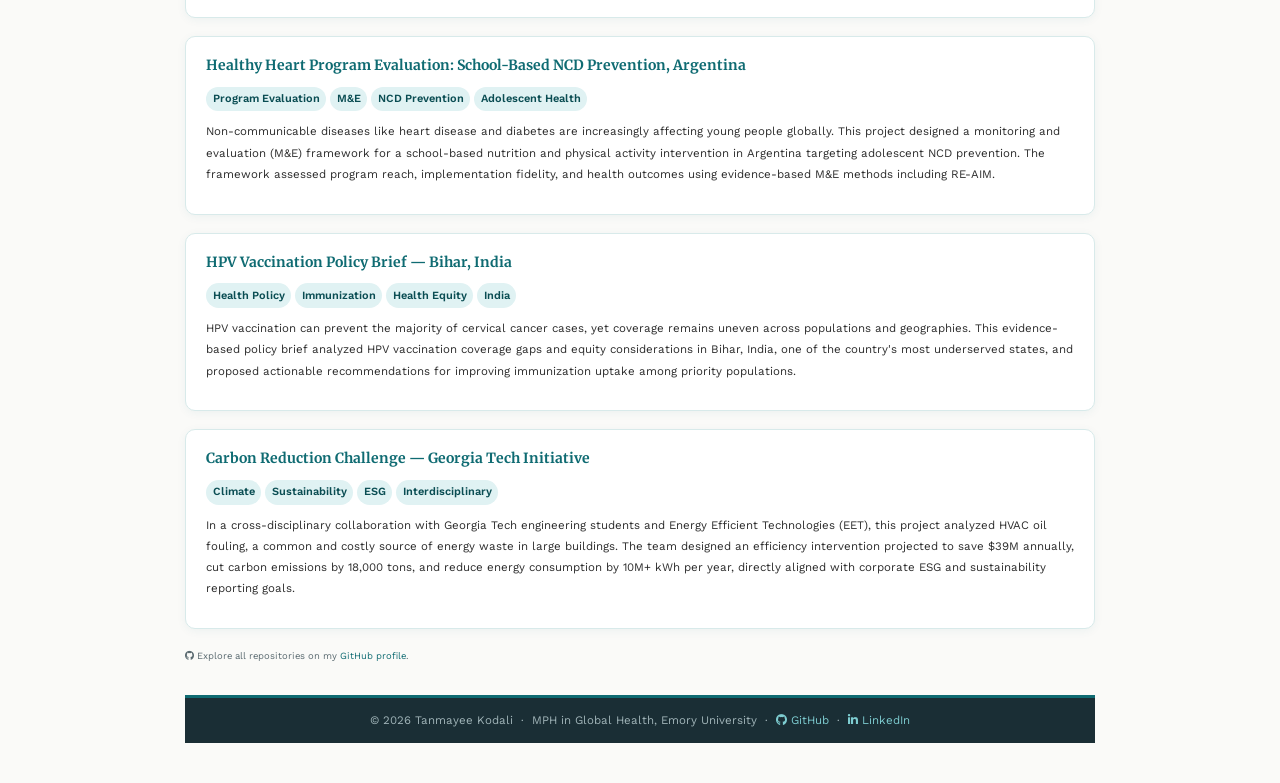
<file: docs/projects.html>
<!DOCTYPE html>

<html>

<head>

<meta charset="utf-8" />
<meta name="generator" content="pandoc" />
<meta http-equiv="X-UA-Compatible" content="IE=EDGE" />




<title>Projects</title>

<script src="site_libs/header-attrs-2.30/header-attrs.js"></script>
<script src="site_libs/jquery-3.6.0/jquery-3.6.0.min.js"></script>
<meta name="viewport" content="width=device-width, initial-scale=1" />
<link href="site_libs/bootstrap-3.3.5/css/flatly.min.css" rel="stylesheet" />
<script src="site_libs/bootstrap-3.3.5/js/bootstrap.min.js"></script>
<script src="site_libs/bootstrap-3.3.5/shim/html5shiv.min.js"></script>
<script src="site_libs/bootstrap-3.3.5/shim/respond.min.js"></script>
<style>h1 {font-size: 34px;}
       h1.title {font-size: 38px;}
       h2 {font-size: 30px;}
       h3 {font-size: 24px;}
       h4 {font-size: 18px;}
       h5 {font-size: 16px;}
       h6 {font-size: 12px;}
       code {color: inherit; background-color: rgba(0, 0, 0, 0.04);}
       pre:not([class]) { background-color: white }</style>
<script src="site_libs/navigation-1.1/tabsets.js"></script>
<link href="site_libs/highlightjs-9.12.0/default.css" rel="stylesheet" />
<script src="site_libs/highlightjs-9.12.0/highlight.js"></script>
<!-- Favicon: teal circle with TK initials -->
<link rel="icon" href="data:image/svg+xml,<svg xmlns='http://www.w3.org/2000/svg' viewBox='0 0 100 100'><circle cx='50' cy='50' r='50' fill='%230f6b72'/><text x='50' y='65' font-family='Georgia,serif' font-size='38' font-weight='bold' text-anchor='middle' fill='white'>TK</text></svg>">

<!-- Font Awesome for social icons -->
<link rel="stylesheet" href="https://cdnjs.cloudflare.com/ajax/libs/font-awesome/6.5.0/css/all.min.css" integrity="sha512-Avb2QiuDEEvB4bZJYdft2mNjVShBftLdPG8FJ0V7irTLQ8Tnx8e/hbT/EKV8IssGEBe2qJDMaLKUQ3gHqUyw=="
crossorigin="anonymous" referrerpolicy="no-referrer" />

<!-- Google Fonts -->
<link rel="preconnect" href="https://fonts.googleapis.com">
<link rel="preconnect" href="https://fonts.gstatic.com" crossorigin>
<link href="https://fonts.googleapis.com/css2?family=Work+Sans:wght@300;400;500;600;700&family=Merriweather:wght@400;700&display=swap" rel="stylesheet">

<style type="text/css">
  code{white-space: pre-wrap;}
  span.smallcaps{font-variant: small-caps;}
  span.underline{text-decoration: underline;}
  div.column{display: inline-block; vertical-align: top; width: 50%;}
  div.hanging-indent{margin-left: 1.5em; text-indent: -1.5em;}
  ul.task-list{list-style: none;}
    </style>

<style type="text/css">code{white-space: pre;}</style>
<script type="text/javascript">
if (window.hljs) {
  hljs.configure({languages: []});
  hljs.initHighlightingOnLoad();
  if (document.readyState && document.readyState === "complete") {
    window.setTimeout(function() { hljs.initHighlighting(); }, 0);
  }
}
</script>






<link rel="stylesheet" href="styles.css" type="text/css" />



<style type = "text/css">
.main-container {
  max-width: 940px;
  margin-left: auto;
  margin-right: auto;
}
img {
  max-width:100%;
}
.tabbed-pane {
  padding-top: 12px;
}
.html-widget {
  margin-bottom: 20px;
}
button.code-folding-btn:focus {
  outline: none;
}
summary {
  display: list-item;
}
details > summary > p:only-child {
  display: inline;
}
pre code {
  padding: 0;
}
</style>


<style type="text/css">
.dropdown-submenu {
  position: relative;
}
.dropdown-submenu>.dropdown-menu {
  top: 0;
  left: 100%;
  margin-top: -6px;
  margin-left: -1px;
  border-radius: 0 6px 6px 6px;
}
.dropdown-submenu:hover>.dropdown-menu {
  display: block;
}
.dropdown-submenu>a:after {
  display: block;
  content: " ";
  float: right;
  width: 0;
  height: 0;
  border-color: transparent;
  border-style: solid;
  border-width: 5px 0 5px 5px;
  border-left-color: #cccccc;
  margin-top: 5px;
  margin-right: -10px;
}
.dropdown-submenu:hover>a:after {
  border-left-color: #adb5bd;
}
.dropdown-submenu.pull-left {
  float: none;
}
.dropdown-submenu.pull-left>.dropdown-menu {
  left: -100%;
  margin-left: 10px;
  border-radius: 6px 0 6px 6px;
}
</style>

<script type="text/javascript">
// manage active state of menu based on current page
$(document).ready(function () {
  // active menu anchor
  href = window.location.pathname
  href = href.substr(href.lastIndexOf('/') + 1)
  if (href === "")
    href = "index.html";
  var menuAnchor = $('a[href="' + href + '"]');

  // mark the anchor link active (and if it's in a dropdown, also mark that active)
  var dropdown = menuAnchor.closest('li.dropdown');
  if (window.bootstrap) { // Bootstrap 4+
    menuAnchor.addClass('active');
    dropdown.find('> .dropdown-toggle').addClass('active');
  } else { // Bootstrap 3
    menuAnchor.parent().addClass('active');
    dropdown.addClass('active');
  }

  // Navbar adjustments
  var navHeight = $(".navbar").first().height() + 15;
  var style = document.createElement('style');
  var pt = "padding-top: " + navHeight + "px; ";
  var mt = "margin-top: -" + navHeight + "px; ";
  var css = "";
  // offset scroll position for anchor links (for fixed navbar)
  for (var i = 1; i <= 6; i++) {
    css += ".section h" + i + "{ " + pt + mt + "}\n";
  }
  style.innerHTML = "body {" + pt + "padding-bottom: 40px; }\n" + css;
  document.head.appendChild(style);
});
</script>

<!-- tabsets -->

<style type="text/css">
.tabset-dropdown > .nav-tabs {
  display: inline-table;
  max-height: 500px;
  min-height: 44px;
  overflow-y: auto;
  border: 1px solid #ddd;
  border-radius: 4px;
}

.tabset-dropdown > .nav-tabs > li.active:before, .tabset-dropdown > .nav-tabs.nav-tabs-open:before {
  content: "\e259";
  font-family: 'Glyphicons Halflings';
  display: inline-block;
  padding: 10px;
  border-right: 1px solid #ddd;
}

.tabset-dropdown > .nav-tabs.nav-tabs-open > li.active:before {
  content: "\e258";
  font-family: 'Glyphicons Halflings';
  border: none;
}

.tabset-dropdown > .nav-tabs > li.active {
  display: block;
}

.tabset-dropdown > .nav-tabs > li > a,
.tabset-dropdown > .nav-tabs > li > a:focus,
.tabset-dropdown > .nav-tabs > li > a:hover {
  border: none;
  display: inline-block;
  border-radius: 4px;
  background-color: transparent;
}

.tabset-dropdown > .nav-tabs.nav-tabs-open > li {
  display: block;
  float: none;
}

.tabset-dropdown > .nav-tabs > li {
  display: none;
}
</style>

<!-- code folding -->




</head>

<body>


<div class="container-fluid main-container">




<div class="navbar navbar-default  navbar-fixed-top" role="navigation">
  <div class="container">
    <div class="navbar-header">
      <button type="button" class="navbar-toggle collapsed" data-toggle="collapse" data-bs-toggle="collapse" data-target="#navbar" data-bs-target="#navbar">
        <span class="icon-bar"></span>
        <span class="icon-bar"></span>
        <span class="icon-bar"></span>
      </button>
      <a class="navbar-brand" href="index.html">Tanmayee Kodali, MPH, MEcon</a>
    </div>
    <div id="navbar" class="navbar-collapse collapse">
      <ul class="nav navbar-nav">
        <li>
  <a href="index.html">Home</a>
</li>
<li>
  <a href="projects.html">Projects</a>
</li>
<li>
  <a href="cv.html">CV</a>
</li>
      </ul>
      <ul class="nav navbar-nav navbar-right">
        <li>
  <a href="https://github.com/TanmayeeKodali">GitHub</a>
</li>
<li>
  <a href="https://www.linkedin.com/in/tanmayeekodali/">LinkedIn</a>
</li>
      </ul>
    </div><!--/.nav-collapse -->
  </div><!--/.container -->
</div><!--/.navbar -->

<div id="header">



<h1 class="title toc-ignore">Projects</h1>

</div>


<p>My work spans global health research, data science, health policy,
and climate adaptation. Below are selected projects, from featured
research to academic coursework, each written for a general
audience.</p>
<hr />
<div id="featured-research" class="section level2">
<h2>Featured Research</h2>
<div class="project-card">
  <h3>Climate Adaptation &amp; Maternal Health: A Cost-Effectiveness Analysis</h3>
  <div class="project-tags">
    <span class="tag">Climate &amp; Health</span>
    <span class="tag">Cost-Effectiveness Analysis</span>
    <span class="tag">Maternal Health</span>
    <span class="tag">R</span>
    <span class="tag">Shiny Dashboard</span>
  </div>
  <p>Postpartum hemorrhage (PPH), excessive bleeding after childbirth, is a leading cause of maternal death in low- and middle-income countries (LMICs). Rising global temperatures worsen this: heat degrades the standard preventive drug (oxytocin), making it less effective in hot climates. This project builds a cost-effectiveness model comparing oxytocin against heat-stable carbetocin, a newer alternative that requires no refrigeration.</p>
  <p>Using CMIP6 climate projections and population data across 2020&ndash;2059, the model estimates lives saved and cost per death averted across world regions. Results are presented in an interactive Shiny dashboard with real-time filtering by region and year.</p>
  <a class="btn-github" href="https://kzja3g-tanmayee-kodali.shinyapps.io/climate-pph-dashboard/" target="_blank" style="background-color:#0f6b72; margin-right:0.6rem;">
    <i class="fas fa-external-link-alt"></i> Live Dashboard
  </a>
  <a class="btn-github" href="https://github.com/TanmayeeKodali/heat-stable-carbetocin" target="_blank">
    <i class="fab fa-github"></i> View on GitHub
  </a>
</div>

<div class="project-card">
  <h3>Pulmonary Embolism Incidence Patterns: PE-EHR+ Study</h3>
  <div class="project-tags">
    <span class="tag">Health Informatics</span>
    <span class="tag">Electronic Health Records</span>
    <span class="tag">Python</span>
    <span class="tag">Epidemiology</span>
  </div>
  <p>Pulmonary embolism (PE), a blood clot in the lungs, is life-threatening but often preventable. Despite its severity, patterns of PE diagnosis and care complexity are not well-characterized across diverse patient populations. This project uses electronic health record (EHR) data from the PE-EHR+ dataset to analyze how PE is diagnosed, managed, and documented across hospitals and patient groups.</p>
  <p>Working in Python, the analysis examines trends in PE incidence, differences across demographic groups, and the complexity of clinical care pathways, surfacing insights that can improve hospital protocols and reduce preventable mortality.</p>
  <a class="btn-github" href="https://github.com/TanmayeeKodali/pe-ehr-study" target="_blank">
    <i class="fab fa-github"></i> View on GitHub
  </a>
</div>

<div class="project-card">
  <h3>SARS-CoV-2 Variant Dominance Analysis (2022&ndash;2024)</h3>
  <div class="project-tags">
    <span class="tag">Epidemiology</span>
    <span class="tag">Infectious Disease</span>
    <span class="tag">R</span>
    <span class="tag">Data Visualization</span>
    <span class="tag">Reproducible Research</span>
  </div>
  <p>As the COVID-19 pandemic evolved, successive waves were driven by different SARS-CoV-2 variants, each with distinct transmission rates and clinical severity. Understanding which variants dominated, and when, is essential for evaluating public health responses and preparing for future outbreaks.</p>
  <p>This project analyzes U.S. surveillance data from December 2022 through October 2024, tracking variants that achieved greater than 5% national prevalence. Using fully reproducible R code, the analysis produces clear visualizations of variant succession to inform vaccine strategy and outbreak preparedness planning.</p>
  <a class="btn-github" href="https://github.com/TanmayeeKodali/finalproject" target="_blank">
    <i class="fab fa-github"></i> View on GitHub
  </a>
</div>
<hr />
</div>
<div id="academic-coursework-projects" class="section level2">
<h2>Academic &amp; Coursework Projects</h2>
<div class="project-card">
  <h3>Blood Lead Levels &amp; Hypertension in U.S. Adults</h3>
  <div class="project-tags">
    <span class="tag">Epidemiology</span>
    <span class="tag">NHANES</span>
    <span class="tag">R</span>
    <span class="tag">Environmental Health</span>
  </div>
  <p>Lead exposure remains a significant but underappreciated public health threat in the United States. This project used the NHANES 2015&ndash;16 dataset to examine the association between blood lead levels and hypertension in U.S. adults, applying advanced quantitative methods with careful attention to confounding factors and mediation pathways in R. The analysis contributes to evidence on how environmental toxin exposure shapes cardiovascular disease risk across populations.</p>
</div>

<div class="project-card">
  <h3>Nurture First: Breastfeeding &amp; Complementary Feeding in Rural Vietnam</h3>
  <div class="project-tags">
    <span class="tag">Nutrition</span>
    <span class="tag">Program Design</span>
    <span class="tag">Global Health</span>
    <span class="tag">UNICEF</span>
  </div>
  <p>Inadequate infant feeding practices contribute to child malnutrition and stunting globally. This project designed a comprehensive nutrition program implementation plan for rural communities in Vietnam, grounded in UNICEF formative research. The plan addressed maternal nutrition knowledge, breastfeeding support, and complementary feeding practices, demonstrating applied evidence-based intervention design and program management skills.</p>
</div>

<div class="project-card">
  <h3>Healthy Heart Program Evaluation: School-Based NCD Prevention, Argentina</h3>
  <div class="project-tags">
    <span class="tag">Program Evaluation</span>
    <span class="tag">M&amp;E</span>
    <span class="tag">NCD Prevention</span>
    <span class="tag">Adolescent Health</span>
  </div>
  <p>Non-communicable diseases like heart disease and diabetes are increasingly affecting young people globally. This project designed a monitoring and evaluation (M&amp;E) framework for a school-based nutrition and physical activity intervention in Argentina targeting adolescent NCD prevention. The framework assessed program reach, implementation fidelity, and health outcomes using evidence-based M&amp;E methods including RE-AIM.</p>
</div>

<div class="project-card">
  <h3>HPV Vaccination Policy Brief &mdash; Bihar, India</h3>
  <div class="project-tags">
    <span class="tag">Health Policy</span>
    <span class="tag">Immunization</span>
    <span class="tag">Health Equity</span>
    <span class="tag">India</span>
  </div>
  <p>HPV vaccination can prevent the majority of cervical cancer cases, yet coverage remains uneven across populations and geographies. This evidence-based policy brief analyzed HPV vaccination coverage gaps and equity considerations in Bihar, India, one of the country's most underserved states, and proposed actionable recommendations for improving immunization uptake among priority populations.</p>
</div>

<div class="project-card">
  <h3>Carbon Reduction Challenge &mdash; Georgia Tech Initiative</h3>
  <div class="project-tags">
    <span class="tag">Climate</span>
    <span class="tag">Sustainability</span>
    <span class="tag">ESG</span>
    <span class="tag">Interdisciplinary</span>
  </div>
  <p>In a cross-disciplinary collaboration with Georgia Tech engineering students and Energy Efficient Technologies (EET), this project analyzed HVAC oil fouling, a common and costly source of energy waste in large buildings. The team designed an efficiency intervention projected to save $39M annually, cut carbon emissions by 18,000 tons, and reduce energy consumption by 10M+ kWh per year, directly aligned with corporate ESG and sustainability reporting goals.</p>
</div>

<p style="font-size:0.95rem; color:#5a6a70; margin-top:1.5rem;">
  <i class="fab fa-github"></i> Explore all repositories on my <a href="https://github.com/TanmayeeKodali?tab=repositories" target="_blank">GitHub profile</a>.
</p>
</div>

<style>
.site-footer {
  background-color: #1a2e35;
  color: #a0b4b8;
  text-align: center;
  padding: 1.2rem 1rem;
  font-family: 'Work Sans', sans-serif;
  font-size: 0.9rem;
  margin-top: 3rem;
  border-top: 3px solid #0f6b72;
}
.site-footer a {
  color: #7ecdd1;
  text-decoration: none;
}
.site-footer a:hover {
  color: #ffffff;
}
</style>

<footer class="site-footer">
  <p style="margin:0;">
    &copy; 2026 Tanmayee Kodali &nbsp;&middot;&nbsp;
    MPH in Global Health, Emory University &nbsp;&middot;&nbsp;
    <a href="https://github.com/TanmayeeKodali" target="_blank"><i class="fab fa-github"></i> GitHub</a>
    &nbsp;&middot;&nbsp;
    <a href="https://www.linkedin.com/in/tanmayeekodali/" target="_blank"><i class="fab fa-linkedin-in"></i> LinkedIn</a>
  </p>
</footer>

<script>
document.addEventListener("DOMContentLoaded", function() {
  var links = document.querySelectorAll(".navbar-nav a");
  links.forEach(function(link) {
    if (link.textContent.trim() === "GitHub") {
      link.innerHTML = '<i class="fab fa-github"></i> GitHub';
      link.setAttribute("target", "_blank");
    }
    if (link.textContent.trim() === "LinkedIn") {
      link.innerHTML = '<i class="fab fa-linkedin-in"></i> LinkedIn';
      link.setAttribute("target", "_blank");
    }
  });
});
</script>



</div>

<script>

// add bootstrap table styles to pandoc tables
function bootstrapStylePandocTables() {
  $('tr.odd').parent('tbody').parent('table').addClass('table table-condensed');
}
$(document).ready(function () {
  bootstrapStylePandocTables();
});


</script>

<!-- tabsets -->

<script>
$(document).ready(function () {
  window.buildTabsets("TOC");
});

$(document).ready(function () {
  $('.tabset-dropdown > .nav-tabs > li').click(function () {
    $(this).parent().toggleClass('nav-tabs-open');
  });
});
</script>

<!-- code folding -->


<!-- dynamically load mathjax for compatibility with self-contained -->
<script>
  (function () {
    var script = document.createElement("script");
    script.type = "text/javascript";
    script.src  = "https://mathjax.rstudio.com/latest/MathJax.js?config=TeX-AMS-MML_HTMLorMML";
    document.getElementsByTagName("head")[0].appendChild(script);
  })();
</script>

</body>
</html>
</file>
<file: docs/site_libs/highlightjs-9.12.0/default.css>
.hljs-literal {
  color: #990073;
}

.hljs-number {
  color: #099;
}

.hljs-comment {
  color: #998;
  font-style: italic;
}

.hljs-keyword {
  color: #900;
  font-weight: bold;
}

.hljs-string {
  color: #d14;
}
</file>
<file: docs/styles.css>
/* ============================================================
TANMAYEE KODALI — Personal Website Styles
Accent: Deep teal #0f6b72
Fonts: Merriweather (headings) + Work Sans (body)
============================================================ */

/* --- Typography & Base ------------------------------------ */
body {
font-family: 'Work Sans', 'Helvetica Neue', sans-serif;
font-size: 19px;
line-height: 1.8;
color: #2c2c2c;
background-color: #fafaf8;
}

h1, h2, h3, h4 {
font-family: 'Merriweather', Georgia, serif;
font-weight: 700;
line-height: 1.5;
color: #1a2e35;
}

h1 { font-size: 2.2rem; }
h2 { font-size: 1.6rem; margin-top: 2rem; }
h3 { font-size: 1.25rem; }
h4 { font-size: 1.1rem; }      /* was 1.05rem — bumped slightly */

p { max-width: 100%; }

code, pre {
font-family: 'Source Code Pro', 'Courier New', monospace;
}

pre {
border-radius: 6px;
padding: 1em;
background: #f0f4f4;
}

a { color: #0f6b72; }
a:hover { color: #0a4d53; }

/* --- Navbar ----------------------------------------------- */
.navbar,
.navbar-default {
background-color: #0f6b72 !important;
border-bottom: 3px solid #0a4d53 !important;
min-height: 56px !important;
}

.navbar-brand,
.navbar-default .navbar-brand {
font-family: 'Merriweather', Georgia, serif !important;
font-size: 18px !important;
font-weight: 700 !important;
color: #ffffff !important;
padding-top: 18px !important;
padding-bottom: 14px !important;
line-height: 20px !important; 
}

.navbar-nav > li > a,
.navbar-default .navbar-nav > li > a {
font-family: 'Work Sans', sans-serif !important;
font-size: 15px !important;
font-weight: 600 !important;
color: #d4f0f2 !important;
padding-top: 18px !important;
padding-bottom: 18px !important;
}

.navbar-nav > li > a:hover,
.navbar-default .navbar-nav > li > a:hover,
.navbar-nav > li > a:focus,
.navbar-default .navbar-nav > li > a:focus {
color: #ffffff !important;
background-color: rgba(255,255,255,0.15) !important;
border-radius: 4px;
}

.navbar-nav > li > a .fab,
.navbar-nav > li > a .fas {
font-size: 1rem;
margin-right: 5px;
}

/* --- Profile / Hero Section ------------------------------- */
.profile-section {
display: flex;
flex-direction: row;
align-items: flex-start;
gap: 2rem;
background: linear-gradient(135deg, #e8f4f5 0%, #f0fafa 100%);
border-left: 5px solid #0f6b72;
border-radius: 0 10px 10px 0;
padding: 2rem 2.5rem;
margin-bottom: 2.5rem;
box-sizing: border-box;
width: 100%;
}

/* CHANGE 1: Photo size increased from 110px → 145px */
.profile-avatar {
width: 145px;
height: 145px;
min-width: 145px;
border-radius: 50%;
background-color: #0f6b72;
display: flex;
align-items: center;
justify-content: center;
font-family: 'Merriweather', serif;
font-size: 2.5rem;
font-weight: 700;
color: #ffffff;
box-shadow: 0 4px 16px rgba(15, 107, 114, 0.25);
overflow: hidden;
}

.profile-avatar img {
width: 145px;
height: 145px;
border-radius: 50%;
object-fit: cover;
}

.profile-info {
flex: 1;
min-width: 0;
}

.profile-info h1 {
margin-top: 0;
margin-bottom: 0.3rem;
font-size: 2.2rem;
color: #0f6b72;
}

/* CHANGE 2: Tagline font-size 1.0rem → 1.1rem */
.profile-info .tagline {
font-size: 1.2rem;
color: #5a6a70;
font-style: italic;
margin-bottom: 0.8rem;
}

/* Description paragraph */
.profile-info p {
font-size: 1.25rem;
color: #3a4a4e;
margin-bottom: 0;
line-height: 1.8;
text-align: justify;
max-width: 100%;
}

/* --- Section Divider -------------------------------------- */
.section-divider {
border: none;
border-top: 2px solid #d8eaea;
margin: 2.5rem 0;
}

/* --- Expertise Cards -------------------------------------- */
.highlights-grid {
display: grid;
grid-template-columns: repeat(auto-fill, minmax(220px, 1fr));
gap: 1.2rem;
margin: 1.5rem 0 2rem;
}

.highlight-card {
background: #ffffff;
border: 1px solid #d8eaea;
border-top: 3px solid #0f6b72;
border-radius: 8px;
padding: 1.4rem 1.5rem;
box-shadow: 0 2px 8px rgba(15, 107, 114, 0.07);
transition: box-shadow 0.2s ease, transform 0.2s ease;
}

.highlight-card:hover {
box-shadow: 0 6px 18px rgba(15, 107, 114, 0.14);
transform: translateY(-2px);
}

.highlight-card .card-icon {
font-size: 1.8rem;
margin-bottom: 0.6rem;
color: #0f6b72;
}

/* CHANGE 4: Card heading h4 from 1rem → 1.1rem */
.highlight-card h4 {
font-family: 'Work Sans', sans-serif;
font-weight: 700;
font-size: 1.2rem;
color: #1a2e35;
margin: 0 0 0.5rem;
}

/* CHANGE 5: Card body text from 0.95rem → 1.05rem */
.highlight-card p {
font-size: 1.15rem;
color: #4a5a60;
margin: 0;
line-height: 1.7;
max-width: 100%;
}

/* --- Project Cards ---------------------------------------- */
.project-card {
background: #ffffff;
border: 1px solid #d8eaea;
border-radius: 10px;
padding: 1.8rem 2rem;
margin-bottom: 1.8rem;
box-shadow: 0 2px 10px rgba(15, 107, 114, 0.06);
transition: box-shadow 0.2s ease;
}

.project-card:hover {
box-shadow: 0 6px 24px rgba(15, 107, 114, 0.13);
}

/* CHANGE 6: Project card title from 1.2rem → 1.3rem */
.project-card h3 {
color: #0f6b72;
margin-top: 0;
font-size: 1.4rem;
}

/* CHANGE 7: Project card body text from 1rem → 1.1rem */
.project-card p {
font-size: 1.2rem;
line-height: 1.8;
max-width: 100%;
}

.project-card .project-tags {
display: flex;
flex-wrap: wrap;
gap: 0.4rem;
margin: 0.8rem 0 1rem;
}

/* CHANGE 8: Tags from 0.8rem → 0.875rem */
.project-card .tag {
background: #e0f2f3;
color: #0a4d53;
font-size: 1.1rem;
font-weight: 600;
padding: 0.25rem 0.65rem;
border-radius: 20px;
font-family: 'Work Sans', sans-serif;
}

.project-card .btn-github {
display: inline-block;
margin-top: 0.8rem;
background-color: #1a2e35;
color: #ffffff !important;
font-family: 'Work Sans', sans-serif;
font-size: 1rem;
font-weight: 600;
padding: 0.5rem 1.1rem;
border-radius: 6px;
text-decoration: none !important;
transition: background-color 0.2s ease;
}

.project-card .btn-github:hover {
background-color: #0f6b72;
}

.project-card .btn-github .fab {
margin-right: 5px;
}

/* --- CV / Resume Page ------------------------------------- */
.cv-section {
margin-bottom: 2rem;
}

/* CHANGE 9: CV section headings from 1rem → 1.05rem (still uppercase) */
.cv-section h2 {
color: #0f6b72;
border-bottom: 2px solid #d8eaea;
padding-bottom: 0.4rem;
font-size: 1.25rem;
text-transform: uppercase;
letter-spacing: 0.08em;
font-family: 'Work Sans', sans-serif;
font-weight: 700;
margin-top: 1.5rem;
}

.cv-entry {
display: flex;
justify-content: space-between;
align-items: flex-start;
flex-wrap: wrap;
gap: 0.2rem;
margin-bottom: 0.2rem;
}

/* CHANGE 10: CV entry title from 1rem → 1.1rem */
.cv-entry-title {
font-weight: 700;
font-size: 1.2rem;
color: #1a2e35;
}

/* CHANGE 11: CV date from 0.9rem → 1rem */
.cv-entry-date {
font-size: 1.1rem;
color: #5a6a70;
font-style: italic;
white-space: nowrap;
}

/* CHANGE 12: CV org from 0.95rem → 1.05rem */
.cv-entry-org {
font-size: 1.15rem;
color: #0f6b72;
font-weight: 500;
width: 100%;
}

/* CHANGE 13: CV bullet list from 0.95rem → 1.05rem */
.cv-bullets {
list-style-type: disc;
padding-left: 1.4rem;
margin: 0.4rem 0 1.2rem;
font-size: 1.15rem;
color: #3a4a4e;
line-height: 1.8;
}

.cv-bullets li {
margin-bottom: 0.3rem;
}

/* Skills tags */
.skills-grid {
display: flex;
flex-wrap: wrap;
gap: 0.45rem;
margin: 0.4rem 0 1.2rem;
}

/* CHANGE 14: Skill tags from 0.88rem → 0.95rem */
.skill-tag {
background: #e8f4f5;
color: #0a4d53;
border: 1px solid #b8dfe2;
font-size: 1.05rem;
font-weight: 500;
padding: 0.3rem 0.8rem;
border-radius: 20px;
font-family: 'Work Sans', sans-serif;
}

/* Award badges */
/* CHANGE 15: Awards from 0.95rem → 1.05rem */
.award-item {
background: #fffdf0;
border-left: 3px solid #c9a227;
padding: 0.55rem 1rem;
margin-bottom: 0.5rem;
border-radius: 0 6px 6px 0;
font-size: 1.15rem;
color: #3a4a4e;
}

/* Publication entry */
/* CHANGE 16: Publications from 0.95rem → 1.05rem */
.pub-entry {
font-size: 1.15rem;
color: #3a4a4e;
line-height: 1.75;
margin-bottom: 0.8rem;
padding-left: 1rem;
border-left: 2px solid #d8eaea;
}

.pub-entry em { color: #0f6b72; }

/* Skills section labels */
.cv-section p strong {
font-size: 1.15rem;
color: #1a2e35;
display: block;
margin-bottom: 0.4rem;
margin-top: 0.8rem;
}

/* General CV content paragraphs */
.cv-section p {
font-size: 1.2rem;
color: #3a4a4e;
line-height: 1.9;
}

/* Blanket increase for all CV content (overrides) */
.cv-section,
.cv-section p,
.cv-section li,
.cv-section .cv-entry-title,
.cv-section .cv-entry-org,
.cv-section .cv-entry-date,
.cv-section .pub-entry,
.cv-section .award-item,
.cv-section .skill-tag {
font-size: 1.2rem !important;
line-height: 1.9 !important;
}

/* Keep skill tags from stretching too large due to blanket override */
.cv-section .skill-tag {
font-size: 1.05rem !important;
line-height: 1.6 !important;
}



/* --- Get in Touch card inline override -------------------- */
div[style*="e8f4f5"] p,
div[style*="background"] p {
font-size: 1.15rem !important;
line-height: 1.8 !important;
}

/* --- Get in Touch / plain page paragraphs ----------------- */
.main-container p,
.main-container li,
.main-container ul,
.main-container ol {
font-size: 1.15rem;
line-height: 1.85;
}

/* --- Recent Highlights list ------------------------------- */
/* Plain ul/li on index page — keep readable but not oversized */
.main-container ul li,
.main-container ol li {
font-size: 1.4rem !important;
line-height: 1.75 !important;
}

/* --- Profile info paragraph spacing ----------------------- */
.profile-info > p:first-of-type {
margin-top: 0.5rem;
}
.profile-info > p + p {
margin-top: 0.75rem;
}

/* --- CV stronger overrides (rmarkdown structure) ---------- */
.cv-section *,
#main-content .cv-section p,
#main-content .cv-section li,
.tab-content .cv-section p,
.tab-content .cv-section li,
div[id] .cv-section p,
div[id] .cv-section li {
font-size: 1.3rem !important;
line-height: 1.9 !important;
}

/* CV section h2 label */
.cv-section h2 {
font-size: 1.1rem !important;
}

/* Preserve skill tag sizing */
.cv-section .skill-tag,
.cv-section * .skill-tag {
font-size: 1.05rem !important;
line-height: 1.6 !important;
padding: 0.35rem 0.9rem !important;
}

/* --- Responsive ------------------------------------------- */
@media (max-width: 640px) {
.profile-section {
flex-direction: column;
align-items: flex-start;
padding: 1.4rem;
gap: 1.15rem;
}
/* CHANGE 17: Mobile photo 80px → 105px */
.profile-avatar {
width: 105px;
height: 105px;
min-width: 105px;
font-size: 1.8rem;
}
.profile-avatar img {
width: 105px;
height: 105px;
}
.profile-info h1 { font-size: 1.5rem; }
.highlights-grid { grid-template-columns: 1fr 1fr; }
.project-card { padding: 1.2rem; }
.cv-entry { flex-direction: column; }
.navbar-brand,
.navbar-default .navbar-brand { font-size: 15px !important; }
}

@media (max-width: 400px) {
.highlights-grid { grid-template-columns: 1fr; }
}
</file>
<file: docs/site_libs/bootstrap-3.3.5/css/flatly.min.css>
@font-face {
  font-family: 'Lato';
  font-style: normal;
  font-weight: 400;
  src: url(fonts/Lato.ttf) format('truetype');
}
@font-face {
  font-family: 'Lato';
  font-style: normal;
  font-weight: 700;
  src: url(fonts/LatoBold.ttf) format('truetype');
}
@font-face {
  font-family: 'Lato';
  font-style: italic;
  font-weight: 400;
  src: url(fonts/LatoItalic.ttf) format('truetype');
}

/*!
 * bootswatch v3.3.6
 * Homepage: http://bootswatch.com
 * Copyright 2012-2015 Thomas Park
 * Licensed under MIT
 * Based on Bootstrap
*//*!
 * Bootstrap v3.3.6 (http://getbootstrap.com)
 * Copyright 2011-2015 Twitter, Inc.
 * Licensed under MIT (https://github.com/twbs/bootstrap/blob/master/LICENSE)
 *//*! normalize.css v3.0.3 | MIT License | github.com/necolas/normalize.css */html{font-family:sans-serif;-ms-text-size-adjust:100%;-webkit-text-size-adjust:100%}body{margin:0}article,aside,details,figcaption,figure,footer,header,hgroup,main,menu,nav,section,summary{display:block}audio,canvas,progress,video{display:inline-block;vertical-align:baseline}audio:not([controls]){display:none;height:0}[hidden],template{display:none}a{background-color:transparent}a:active,a:hover{outline:0}abbr[title]{border-bottom:1px dotted}b,strong{font-weight:bold}dfn{font-style:italic}h1{font-size:2em;margin:0.67em 0}mark{background:#ff0;color:#000}small{font-size:80%}sub,sup{font-size:75%;line-height:0;position:relative;vertical-align:baseline}sup{top:-0.5em}sub{bottom:-0.25em}img{border:0}svg:not(:root){overflow:hidden}figure{margin:1em 40px}hr{-webkit-box-sizing:content-box;-moz-box-sizing:content-box;box-sizing:content-box;height:0}pre{overflow:auto}code,kbd,pre,samp{font-family:monospace, monospace;font-size:1em}button,input,optgroup,select,textarea{color:inherit;font:inherit;margin:0}button{overflow:visible}button,select{text-transform:none}button,html input[type="button"],input[type="reset"],input[type="submit"]{-webkit-appearance:button;cursor:pointer}button[disabled],html input[disabled]{cursor:default}button::-moz-focus-inner,input::-moz-focus-inner{border:0;padding:0}input{line-height:normal}input[type="checkbox"],input[type="radio"]{-webkit-box-sizing:border-box;-moz-box-sizing:border-box;box-sizing:border-box;padding:0}input[type="number"]::-webkit-inner-spin-button,input[type="number"]::-webkit-outer-spin-button{height:auto}input[type="search"]{-webkit-appearance:textfield;-webkit-box-sizing:content-box;-moz-box-sizing:content-box;box-sizing:content-box}input[type="search"]::-webkit-search-cancel-button,input[type="search"]::-webkit-search-decoration{-webkit-appearance:none}fieldset{border:1px solid #c0c0c0;margin:0 2px;padding:0.35em 0.625em 0.75em}legend{border:0;padding:0}textarea{overflow:auto}optgroup{font-weight:bold}table{border-collapse:collapse;border-spacing:0}td,th{padding:0}/*! Source: https://github.com/h5bp/html5-boilerplate/blob/master/src/css/main.css */@media print{*,*:before,*:after{background:transparent !important;color:#000 !important;-webkit-box-shadow:none !important;box-shadow:none !important;text-shadow:none !important}a,a:visited{text-decoration:underline}a[href]:after{content:" (" attr(href) ")"}abbr[title]:after{content:" (" attr(title) ")"}a[href^="#"]:after,a[href^="javascript:"]:after{content:""}pre,blockquote{border:1px solid #999;page-break-inside:avoid}thead{display:table-header-group}tr,img{page-break-inside:avoid}img{max-width:100% !important}p,h2,h3{orphans:3;widows:3}h2,h3{page-break-after:avoid}.navbar{display:none}.btn>.caret,.dropup>.btn>.caret{border-top-color:#000 !important}.label{border:1px solid #000}.table{border-collapse:collapse !important}.table td,.table th{background-color:#fff !important}.table-bordered th,.table-bordered td{border:1px solid #ddd !important}}@font-face{font-family:'Glyphicons Halflings';src:url('../fonts/glyphicons-halflings-regular.eot');src:url('../fonts/glyphicons-halflings-regular.eot?#iefix') format('embedded-opentype'),url('../fonts/glyphicons-halflings-regular.woff') format('woff'),url('../fonts/glyphicons-halflings-regular.ttf') format('truetype'),url('../fonts/glyphicons-halflings-regular.svg#glyphicons_halflingsregular') format('svg')}.glyphicon{position:relative;top:1px;display:inline-block;font-family:'Glyphicons Halflings';font-style:normal;font-weight:normal;line-height:1;-webkit-font-smoothing:antialiased;-moz-osx-font-smoothing:grayscale}.glyphicon-asterisk:before{content:"\002a"}.glyphicon-plus:before{content:"\002b"}.glyphicon-euro:before,.glyphicon-eur:before{content:"\20ac"}.glyphicon-minus:before{content:"\2212"}.glyphicon-cloud:before{content:"\2601"}.glyphicon-envelope:before{content:"\2709"}.glyphicon-pencil:before{content:"\270f"}.glyphicon-glass:before{content:"\e001"}.glyphicon-music:before{content:"\e002"}.glyphicon-search:before{content:"\e003"}.glyphicon-heart:before{content:"\e005"}.glyphicon-star:before{content:"\e006"}.glyphicon-star-empty:before{content:"\e007"}.glyphicon-user:before{content:"\e008"}.glyphicon-film:before{content:"\e009"}.glyphicon-th-large:before{content:"\e010"}.glyphicon-th:before{content:"\e011"}.glyphicon-th-list:before{content:"\e012"}.glyphicon-ok:before{content:"\e013"}.glyphicon-remove:before{content:"\e014"}.glyphicon-zoom-in:before{content:"\e015"}.glyphicon-zoom-out:before{content:"\e016"}.glyphicon-off:before{content:"\e017"}.glyphicon-signal:before{content:"\e018"}.glyphicon-cog:before{content:"\e019"}.glyphicon-trash:before{content:"\e020"}.glyphicon-home:before{content:"\e021"}.glyphicon-file:before{content:"\e022"}.glyphicon-time:before{content:"\e023"}.glyphicon-road:before{content:"\e024"}.glyphicon-download-alt:before{content:"\e025"}.glyphicon-download:before{content:"\e026"}.glyphicon-upload:before{content:"\e027"}.glyphicon-inbox:before{content:"\e028"}.glyphicon-play-circle:before{content:"\e029"}.glyphicon-repeat:before{content:"\e030"}.glyphicon-refresh:before{content:"\e031"}.glyphicon-list-alt:before{content:"\e032"}.glyphicon-lock:before{content:"\e033"}.glyphicon-flag:before{content:"\e034"}.glyphicon-headphones:before{content:"\e035"}.glyphicon-volume-off:before{content:"\e036"}.glyphicon-volume-down:before{content:"\e037"}.glyphicon-volume-up:before{content:"\e038"}.glyphicon-qrcode:before{content:"\e039"}.glyphicon-barcode:before{content:"\e040"}.glyphicon-tag:before{content:"\e041"}.glyphicon-tags:before{content:"\e042"}.glyphicon-book:before{content:"\e043"}.glyphicon-bookmark:before{content:"\e044"}.glyphicon-print:before{content:"\e045"}.glyphicon-camera:before{content:"\e046"}.glyphicon-font:before{content:"\e047"}.glyphicon-bold:before{content:"\e048"}.glyphicon-italic:before{content:"\e049"}.glyphicon-text-height:before{content:"\e050"}.glyphicon-text-width:before{content:"\e051"}.glyphicon-align-left:before{content:"\e052"}.glyphicon-align-center:before{content:"\e053"}.glyphicon-align-right:before{content:"\e054"}.glyphicon-align-justify:before{content:"\e055"}.glyphicon-list:before{content:"\e056"}.glyphicon-indent-left:before{content:"\e057"}.glyphicon-indent-right:before{content:"\e058"}.glyphicon-facetime-video:before{content:"\e059"}.glyphicon-picture:before{content:"\e060"}.glyphicon-map-marker:before{content:"\e062"}.glyphicon-adjust:before{content:"\e063"}.glyphicon-tint:before{content:"\e064"}.glyphicon-edit:before{content:"\e065"}.glyphicon-share:before{content:"\e066"}.glyphicon-check:before{content:"\e067"}.glyphicon-move:before{content:"\e068"}.glyphicon-step-backward:before{content:"\e069"}.glyphicon-fast-backward:before{content:"\e070"}.glyphicon-backward:before{content:"\e071"}.glyphicon-play:before{content:"\e072"}.glyphicon-pause:before{content:"\e073"}.glyphicon-stop:before{content:"\e074"}.glyphicon-forward:before{content:"\e075"}.glyphicon-fast-forward:before{content:"\e076"}.glyphicon-step-forward:before{content:"\e077"}.glyphicon-eject:before{content:"\e078"}.glyphicon-chevron-left:before{content:"\e079"}.glyphicon-chevron-right:before{content:"\e080"}.glyphicon-plus-sign:before{content:"\e081"}.glyphicon-minus-sign:before{content:"\e082"}.glyphicon-remove-sign:before{content:"\e083"}.glyphicon-ok-sign:before{content:"\e084"}.glyphicon-question-sign:before{content:"\e085"}.glyphicon-info-sign:before{content:"\e086"}.glyphicon-screenshot:before{content:"\e087"}.glyphicon-remove-circle:before{content:"\e088"}.glyphicon-ok-circle:before{content:"\e089"}.glyphicon-ban-circle:before{content:"\e090"}.glyphicon-arrow-left:before{content:"\e091"}.glyphicon-arrow-right:before{content:"\e092"}.glyphicon-arrow-up:before{content:"\e093"}.glyphicon-arrow-down:before{content:"\e094"}.glyphicon-share-alt:before{content:"\e095"}.glyphicon-resize-full:before{content:"\e096"}.glyphicon-resize-small:before{content:"\e097"}.glyphicon-exclamation-sign:before{content:"\e101"}.glyphicon-gift:before{content:"\e102"}.glyphicon-leaf:before{content:"\e103"}.glyphicon-fire:before{content:"\e104"}.glyphicon-eye-open:before{content:"\e105"}.glyphicon-eye-close:before{content:"\e106"}.glyphicon-warning-sign:before{content:"\e107"}.glyphicon-plane:before{content:"\e108"}.glyphicon-calendar:before{content:"\e109"}.glyphicon-random:before{content:"\e110"}.glyphicon-comment:before{content:"\e111"}.glyphicon-magnet:before{content:"\e112"}.glyphicon-chevron-up:before{content:"\e113"}.glyphicon-chevron-down:before{content:"\e114"}.glyphicon-retweet:before{content:"\e115"}.glyphicon-shopping-cart:before{content:"\e116"}.glyphicon-folder-close:before{content:"\e117"}.glyphicon-folder-open:before{content:"\e118"}.glyphicon-resize-vertical:before{content:"\e119"}.glyphicon-resize-horizontal:before{content:"\e120"}.glyphicon-hdd:before{content:"\e121"}.glyphicon-bullhorn:before{content:"\e122"}.glyphicon-bell:before{content:"\e123"}.glyphicon-certificate:before{content:"\e124"}.glyphicon-thumbs-up:before{content:"\e125"}.glyphicon-thumbs-down:before{content:"\e126"}.glyphicon-hand-right:before{content:"\e127"}.glyphicon-hand-left:before{content:"\e128"}.glyphicon-hand-up:before{content:"\e129"}.glyphicon-hand-down:before{content:"\e130"}.glyphicon-circle-arrow-right:before{content:"\e131"}.glyphicon-circle-arrow-left:before{content:"\e132"}.glyphicon-circle-arrow-up:before{content:"\e133"}.glyphicon-circle-arrow-down:before{content:"\e134"}.glyphicon-globe:before{content:"\e135"}.glyphicon-wrench:before{content:"\e136"}.glyphicon-tasks:before{content:"\e137"}.glyphicon-filter:before{content:"\e138"}.glyphicon-briefcase:before{content:"\e139"}.glyphicon-fullscreen:before{content:"\e140"}.glyphicon-dashboard:before{content:"\e141"}.glyphicon-paperclip:before{content:"\e142"}.glyphicon-heart-empty:before{content:"\e143"}.glyphicon-link:before{content:"\e144"}.glyphicon-phone:before{content:"\e145"}.glyphicon-pushpin:before{content:"\e146"}.glyphicon-usd:before{content:"\e148"}.glyphicon-gbp:before{content:"\e149"}.glyphicon-sort:before{content:"\e150"}.glyphicon-sort-by-alphabet:before{content:"\e151"}.glyphicon-sort-by-alphabet-alt:before{content:"\e152"}.glyphicon-sort-by-order:before{content:"\e153"}.glyphicon-sort-by-order-alt:before{content:"\e154"}.glyphicon-sort-by-attributes:before{content:"\e155"}.glyphicon-sort-by-attributes-alt:before{content:"\e156"}.glyphicon-unchecked:before{content:"\e157"}.glyphicon-expand:before{content:"\e158"}.glyphicon-collapse-down:before{content:"\e159"}.glyphicon-collapse-up:before{content:"\e160"}.glyphicon-log-in:before{content:"\e161"}.glyphicon-flash:before{content:"\e162"}.glyphicon-log-out:before{content:"\e163"}.glyphicon-new-window:before{content:"\e164"}.glyphicon-record:before{content:"\e165"}.glyphicon-save:before{content:"\e166"}.glyphicon-open:before{content:"\e167"}.glyphicon-saved:before{content:"\e168"}.glyphicon-import:before{content:"\e169"}.glyphicon-export:before{content:"\e170"}.glyphicon-send:before{content:"\e171"}.glyphicon-floppy-disk:before{content:"\e172"}.glyphicon-floppy-saved:before{content:"\e173"}.glyphicon-floppy-remove:before{content:"\e174"}.glyphicon-floppy-save:before{content:"\e175"}.glyphicon-floppy-open:before{content:"\e176"}.glyphicon-credit-card:before{content:"\e177"}.glyphicon-transfer:before{content:"\e178"}.glyphicon-cutlery:before{content:"\e179"}.glyphicon-header:before{content:"\e180"}.glyphicon-compressed:before{content:"\e181"}.glyphicon-earphone:before{content:"\e182"}.glyphicon-phone-alt:before{content:"\e183"}.glyphicon-tower:before{content:"\e184"}.glyphicon-stats:before{content:"\e185"}.glyphicon-sd-video:before{content:"\e186"}.glyphicon-hd-video:before{content:"\e187"}.glyphicon-subtitles:before{content:"\e188"}.glyphicon-sound-stereo:before{content:"\e189"}.glyphicon-sound-dolby:before{content:"\e190"}.glyphicon-sound-5-1:before{content:"\e191"}.glyphicon-sound-6-1:before{content:"\e192"}.glyphicon-sound-7-1:before{content:"\e193"}.glyphicon-copyright-mark:before{content:"\e194"}.glyphicon-registration-mark:before{content:"\e195"}.glyphicon-cloud-download:before{content:"\e197"}.glyphicon-cloud-upload:before{content:"\e198"}.glyphicon-tree-conifer:before{content:"\e199"}.glyphicon-tree-deciduous:before{content:"\e200"}.glyphicon-cd:before{content:"\e201"}.glyphicon-save-file:before{content:"\e202"}.glyphicon-open-file:before{content:"\e203"}.glyphicon-level-up:before{content:"\e204"}.glyphicon-copy:before{content:"\e205"}.glyphicon-paste:before{content:"\e206"}.glyphicon-alert:before{content:"\e209"}.glyphicon-equalizer:before{content:"\e210"}.glyphicon-king:before{content:"\e211"}.glyphicon-queen:before{content:"\e212"}.glyphicon-pawn:before{content:"\e213"}.glyphicon-bishop:before{content:"\e214"}.glyphicon-knight:before{content:"\e215"}.glyphicon-baby-formula:before{content:"\e216"}.glyphicon-tent:before{content:"\26fa"}.glyphicon-blackboard:before{content:"\e218"}.glyphicon-bed:before{content:"\e219"}.glyphicon-apple:before{content:"\f8ff"}.glyphicon-erase:before{content:"\e221"}.glyphicon-hourglass:before{content:"\231b"}.glyphicon-lamp:before{content:"\e223"}.glyphicon-duplicate:before{content:"\e224"}.glyphicon-piggy-bank:before{content:"\e225"}.glyphicon-scissors:before{content:"\e226"}.glyphicon-bitcoin:before{content:"\e227"}.glyphicon-btc:before{content:"\e227"}.glyphicon-xbt:before{content:"\e227"}.glyphicon-yen:before{content:"\00a5"}.glyphicon-jpy:before{content:"\00a5"}.glyphicon-ruble:before{content:"\20bd"}.glyphicon-rub:before{content:"\20bd"}.glyphicon-scale:before{content:"\e230"}.glyphicon-ice-lolly:before{content:"\e231"}.glyphicon-ice-lolly-tasted:before{content:"\e232"}.glyphicon-education:before{content:"\e233"}.glyphicon-option-horizontal:before{content:"\e234"}.glyphicon-option-vertical:before{content:"\e235"}.glyphicon-menu-hamburger:before{content:"\e236"}.glyphicon-modal-window:before{content:"\e237"}.glyphicon-oil:before{content:"\e238"}.glyphicon-grain:before{content:"\e239"}.glyphicon-sunglasses:before{content:"\e240"}.glyphicon-text-size:before{content:"\e241"}.glyphicon-text-color:before{content:"\e242"}.glyphicon-text-background:before{content:"\e243"}.glyphicon-object-align-top:before{content:"\e244"}.glyphicon-object-align-bottom:before{content:"\e245"}.glyphicon-object-align-horizontal:before{content:"\e246"}.glyphicon-object-align-left:before{content:"\e247"}.glyphicon-object-align-vertical:before{content:"\e248"}.glyphicon-object-align-right:before{content:"\e249"}.glyphicon-triangle-right:before{content:"\e250"}.glyphicon-triangle-left:before{content:"\e251"}.glyphicon-triangle-bottom:before{content:"\e252"}.glyphicon-triangle-top:before{content:"\e253"}.glyphicon-console:before{content:"\e254"}.glyphicon-superscript:before{content:"\e255"}.glyphicon-subscript:before{content:"\e256"}.glyphicon-menu-left:before{content:"\e257"}.glyphicon-menu-right:before{content:"\e258"}.glyphicon-menu-down:before{content:"\e259"}.glyphicon-menu-up:before{content:"\e260"}*{-webkit-box-sizing:border-box;-moz-box-sizing:border-box;box-sizing:border-box}*:before,*:after{-webkit-box-sizing:border-box;-moz-box-sizing:border-box;box-sizing:border-box}html{font-size:10px;-webkit-tap-highlight-color:rgba(0,0,0,0)}body{font-family:"Lato","Helvetica Neue",Helvetica,Arial,sans-serif;font-size:15px;line-height:1.42857143;color:#2c3e50;background-color:#ffffff}input,button,select,textarea{font-family:inherit;font-size:inherit;line-height:inherit}a{color:#18bc9c;text-decoration:none}a:hover,a:focus{color:#18bc9c;text-decoration:underline}a:focus{outline:thin dotted;outline:5px auto -webkit-focus-ring-color;outline-offset:-2px}figure{margin:0}img{vertical-align:middle}.img-responsive,.thumbnail>img,.thumbnail a>img,.carousel-inner>.item>img,.carousel-inner>.item>a>img{display:block;max-width:100%;height:auto}.img-rounded{border-radius:6px}.img-thumbnail{padding:4px;line-height:1.42857143;background-color:#ffffff;border:1px solid #ecf0f1;border-radius:4px;-webkit-transition:all .2s ease-in-out;-o-transition:all .2s ease-in-out;transition:all .2s ease-in-out;display:inline-block;max-width:100%;height:auto}.img-circle{border-radius:50%}hr{margin-top:21px;margin-bottom:21px;border:0;border-top:1px solid #ecf0f1}.sr-only{position:absolute;width:1px;height:1px;margin:-1px;padding:0;overflow:hidden;clip:rect(0, 0, 0, 0);border:0}.sr-only-focusable:active,.sr-only-focusable:focus{position:static;width:auto;height:auto;margin:0;overflow:visible;clip:auto}[role="button"]{cursor:pointer}h1,h2,h3,h4,h5,h6,.h1,.h2,.h3,.h4,.h5,.h6{font-family:"Lato","Helvetica Neue",Helvetica,Arial,sans-serif;font-weight:400;line-height:1.1;color:inherit}h1 small,h2 small,h3 small,h4 small,h5 small,h6 small,.h1 small,.h2 small,.h3 small,.h4 small,.h5 small,.h6 small,h1 .small,h2 .small,h3 .small,h4 .small,h5 .small,h6 .small,.h1 .small,.h2 .small,.h3 .small,.h4 .small,.h5 .small,.h6 .small{font-weight:normal;line-height:1;color:#b4bcc2}h1,.h1,h2,.h2,h3,.h3{margin-top:21px;margin-bottom:10.5px}h1 small,.h1 small,h2 small,.h2 small,h3 small,.h3 small,h1 .small,.h1 .small,h2 .small,.h2 .small,h3 .small,.h3 .small{font-size:65%}h4,.h4,h5,.h5,h6,.h6{margin-top:10.5px;margin-bottom:10.5px}h4 small,.h4 small,h5 small,.h5 small,h6 small,.h6 small,h4 .small,.h4 .small,h5 .small,.h5 .small,h6 .small,.h6 .small{font-size:75%}h1,.h1{font-size:39px}h2,.h2{font-size:32px}h3,.h3{font-size:26px}h4,.h4{font-size:19px}h5,.h5{font-size:15px}h6,.h6{font-size:13px}p{margin:0 0 10.5px}.lead{margin-bottom:21px;font-size:17px;font-weight:300;line-height:1.4}@media (min-width:768px){.lead{font-size:22.5px}}small,.small{font-size:86%}mark,.mark{background-color:#f39c12;padding:.2em}.text-left{text-align:left}.text-right{text-align:right}.text-center{text-align:center}.text-justify{text-align:justify}.text-nowrap{white-space:nowrap}.text-lowercase{text-transform:lowercase}.text-uppercase{text-transform:uppercase}.text-capitalize{text-transform:capitalize}.text-muted{color:#b4bcc2}.text-primary{color:#2c3e50}a.text-primary:hover,a.text-primary:focus{color:#1a242f}.text-success{color:#ffffff}a.text-success:hover,a.text-success:focus{color:#e6e6e6}.text-info{color:#ffffff}a.text-info:hover,a.text-info:focus{color:#e6e6e6}.text-warning{color:#ffffff}a.text-warning:hover,a.text-warning:focus{color:#e6e6e6}.text-danger{color:#ffffff}a.text-danger:hover,a.text-danger:focus{color:#e6e6e6}.bg-primary{color:#fff;background-color:#2c3e50}a.bg-primary:hover,a.bg-primary:focus{background-color:#1a242f}.bg-success{background-color:#18bc9c}a.bg-success:hover,a.bg-success:focus{background-color:#128f76}.bg-info{background-color:#3498db}a.bg-info:hover,a.bg-info:focus{background-color:#217dbb}.bg-warning{background-color:#f39c12}a.bg-warning:hover,a.bg-warning:focus{background-color:#c87f0a}.bg-danger{background-color:#e74c3c}a.bg-danger:hover,a.bg-danger:focus{background-color:#d62c1a}.page-header{padding-bottom:9.5px;margin:42px 0 21px;border-bottom:1px solid transparent}ul,ol{margin-top:0;margin-bottom:10.5px}ul ul,ol ul,ul ol,ol ol{margin-bottom:0}.list-unstyled{padding-left:0;list-style:none}.list-inline{padding-left:0;list-style:none;margin-left:-5px}.list-inline>li{display:inline-block;padding-left:5px;padding-right:5px}dl{margin-top:0;margin-bottom:21px}dt,dd{line-height:1.42857143}dt{font-weight:bold}dd{margin-left:0}@media (min-width:768px){.dl-horizontal dt{float:left;width:160px;clear:left;text-align:right;overflow:hidden;text-overflow:ellipsis;white-space:nowrap}.dl-horizontal dd{margin-left:180px}}abbr[title],abbr[data-original-title]{cursor:help;border-bottom:1px dotted #b4bcc2}.initialism{font-size:90%;text-transform:uppercase}blockquote{padding:10.5px 21px;margin:0 0 21px;font-size:18.75px;border-left:5px solid #ecf0f1}blockquote p:last-child,blockquote ul:last-child,blockquote ol:last-child{margin-bottom:0}blockquote footer,blockquote small,blockquote .small{display:block;font-size:80%;line-height:1.42857143;color:#b4bcc2}blockquote footer:before,blockquote small:before,blockquote .small:before{content:'\2014 \00A0'}.blockquote-reverse,blockquote.pull-right{padding-right:15px;padding-left:0;border-right:5px solid #ecf0f1;border-left:0;text-align:right}.blockquote-reverse footer:before,blockquote.pull-right footer:before,.blockquote-reverse small:before,blockquote.pull-right small:before,.blockquote-reverse .small:before,blockquote.pull-right .small:before{content:''}.blockquote-reverse footer:after,blockquote.pull-right footer:after,.blockquote-reverse small:after,blockquote.pull-right small:after,.blockquote-reverse .small:after,blockquote.pull-right .small:after{content:'\00A0 \2014'}address{margin-bottom:21px;font-style:normal;line-height:1.42857143}code,kbd,pre,samp{font-family:monospace}code{padding:2px 4px;font-size:90%;color:#c7254e;background-color:#f9f2f4;border-radius:4px}kbd{padding:2px 4px;font-size:90%;color:#ffffff;background-color:#333333;border-radius:3px;-webkit-box-shadow:inset 0 -1px 0 rgba(0,0,0,0.25);box-shadow:inset 0 -1px 0 rgba(0,0,0,0.25)}kbd kbd{padding:0;font-size:100%;font-weight:bold;-webkit-box-shadow:none;box-shadow:none}pre{display:block;padding:10px;margin:0 0 10.5px;font-size:14px;line-height:1.42857143;word-break:break-all;word-wrap:break-word;color:#7b8a8b;background-color:#ecf0f1;border:1px solid #cccccc;border-radius:4px}pre code{padding:0;font-size:inherit;color:inherit;white-space:pre-wrap;background-color:transparent;border-radius:0}.pre-scrollable{max-height:340px;overflow-y:scroll}.container{margin-right:auto;margin-left:auto;padding-left:15px;padding-right:15px}@media (min-width:768px){.container{width:750px}}@media (min-width:992px){.container{width:970px}}@media (min-width:1200px){.container{width:1170px}}.container-fluid{margin-right:auto;margin-left:auto;padding-left:15px;padding-right:15px}.row{margin-left:-15px;margin-right:-15px}.col-xs-1,.col-sm-1,.col-md-1,.col-lg-1,.col-xs-2,.col-sm-2,.col-md-2,.col-lg-2,.col-xs-3,.col-sm-3,.col-md-3,.col-lg-3,.col-xs-4,.col-sm-4,.col-md-4,.col-lg-4,.col-xs-5,.col-sm-5,.col-md-5,.col-lg-5,.col-xs-6,.col-sm-6,.col-md-6,.col-lg-6,.col-xs-7,.col-sm-7,.col-md-7,.col-lg-7,.col-xs-8,.col-sm-8,.col-md-8,.col-lg-8,.col-xs-9,.col-sm-9,.col-md-9,.col-lg-9,.col-xs-10,.col-sm-10,.col-md-10,.col-lg-10,.col-xs-11,.col-sm-11,.col-md-11,.col-lg-11,.col-xs-12,.col-sm-12,.col-md-12,.col-lg-12{position:relative;min-height:1px;padding-left:15px;padding-right:15px}.col-xs-1,.col-xs-2,.col-xs-3,.col-xs-4,.col-xs-5,.col-xs-6,.col-xs-7,.col-xs-8,.col-xs-9,.col-xs-10,.col-xs-11,.col-xs-12{float:left}.col-xs-12{width:100%}.col-xs-11{width:91.66666667%}.col-xs-10{width:83.33333333%}.col-xs-9{width:75%}.col-xs-8{width:66.66666667%}.col-xs-7{width:58.33333333%}.col-xs-6{width:50%}.col-xs-5{width:41.66666667%}.col-xs-4{width:33.33333333%}.col-xs-3{width:25%}.col-xs-2{width:16.66666667%}.col-xs-1{width:8.33333333%}.col-xs-pull-12{right:100%}.col-xs-pull-11{right:91.66666667%}.col-xs-pull-10{right:83.33333333%}.col-xs-pull-9{right:75%}.col-xs-pull-8{right:66.66666667%}.col-xs-pull-7{right:58.33333333%}.col-xs-pull-6{right:50%}.col-xs-pull-5{right:41.66666667%}.col-xs-pull-4{right:33.33333333%}.col-xs-pull-3{right:25%}.col-xs-pull-2{right:16.66666667%}.col-xs-pull-1{right:8.33333333%}.col-xs-pull-0{right:auto}.col-xs-push-12{left:100%}.col-xs-push-11{left:91.66666667%}.col-xs-push-10{left:83.33333333%}.col-xs-push-9{left:75%}.col-xs-push-8{left:66.66666667%}.col-xs-push-7{left:58.33333333%}.col-xs-push-6{left:50%}.col-xs-push-5{left:41.66666667%}.col-xs-push-4{left:33.33333333%}.col-xs-push-3{left:25%}.col-xs-push-2{left:16.66666667%}.col-xs-push-1{left:8.33333333%}.col-xs-push-0{left:auto}.col-xs-offset-12{margin-left:100%}.col-xs-offset-11{margin-left:91.66666667%}.col-xs-offset-10{margin-left:83.33333333%}.col-xs-offset-9{margin-left:75%}.col-xs-offset-8{margin-left:66.66666667%}.col-xs-offset-7{margin-left:58.33333333%}.col-xs-offset-6{margin-left:50%}.col-xs-offset-5{margin-left:41.66666667%}.col-xs-offset-4{margin-left:33.33333333%}.col-xs-offset-3{margin-left:25%}.col-xs-offset-2{margin-left:16.66666667%}.col-xs-offset-1{margin-left:8.33333333%}.col-xs-offset-0{margin-left:0%}@media (min-width:768px){.col-sm-1,.col-sm-2,.col-sm-3,.col-sm-4,.col-sm-5,.col-sm-6,.col-sm-7,.col-sm-8,.col-sm-9,.col-sm-10,.col-sm-11,.col-sm-12{float:left}.col-sm-12{width:100%}.col-sm-11{width:91.66666667%}.col-sm-10{width:83.33333333%}.col-sm-9{width:75%}.col-sm-8{width:66.66666667%}.col-sm-7{width:58.33333333%}.col-sm-6{width:50%}.col-sm-5{width:41.66666667%}.col-sm-4{width:33.33333333%}.col-sm-3{width:25%}.col-sm-2{width:16.66666667%}.col-sm-1{width:8.33333333%}.col-sm-pull-12{right:100%}.col-sm-pull-11{right:91.66666667%}.col-sm-pull-10{right:83.33333333%}.col-sm-pull-9{right:75%}.col-sm-pull-8{right:66.66666667%}.col-sm-pull-7{right:58.33333333%}.col-sm-pull-6{right:50%}.col-sm-pull-5{right:41.66666667%}.col-sm-pull-4{right:33.33333333%}.col-sm-pull-3{right:25%}.col-sm-pull-2{right:16.66666667%}.col-sm-pull-1{right:8.33333333%}.col-sm-pull-0{right:auto}.col-sm-push-12{left:100%}.col-sm-push-11{left:91.66666667%}.col-sm-push-10{left:83.33333333%}.col-sm-push-9{left:75%}.col-sm-push-8{left:66.66666667%}.col-sm-push-7{left:58.33333333%}.col-sm-push-6{left:50%}.col-sm-push-5{left:41.66666667%}.col-sm-push-4{left:33.33333333%}.col-sm-push-3{left:25%}.col-sm-push-2{left:16.66666667%}.col-sm-push-1{left:8.33333333%}.col-sm-push-0{left:auto}.col-sm-offset-12{margin-left:100%}.col-sm-offset-11{margin-left:91.66666667%}.col-sm-offset-10{margin-left:83.33333333%}.col-sm-offset-9{margin-left:75%}.col-sm-offset-8{margin-left:66.66666667%}.col-sm-offset-7{margin-left:58.33333333%}.col-sm-offset-6{margin-left:50%}.col-sm-offset-5{margin-left:41.66666667%}.col-sm-offset-4{margin-left:33.33333333%}.col-sm-offset-3{margin-left:25%}.col-sm-offset-2{margin-left:16.66666667%}.col-sm-offset-1{margin-left:8.33333333%}.col-sm-offset-0{margin-left:0%}}@media (min-width:992px){.col-md-1,.col-md-2,.col-md-3,.col-md-4,.col-md-5,.col-md-6,.col-md-7,.col-md-8,.col-md-9,.col-md-10,.col-md-11,.col-md-12{float:left}.col-md-12{width:100%}.col-md-11{width:91.66666667%}.col-md-10{width:83.33333333%}.col-md-9{width:75%}.col-md-8{width:66.66666667%}.col-md-7{width:58.33333333%}.col-md-6{width:50%}.col-md-5{width:41.66666667%}.col-md-4{width:33.33333333%}.col-md-3{width:25%}.col-md-2{width:16.66666667%}.col-md-1{width:8.33333333%}.col-md-pull-12{right:100%}.col-md-pull-11{right:91.66666667%}.col-md-pull-10{right:83.33333333%}.col-md-pull-9{right:75%}.col-md-pull-8{right:66.66666667%}.col-md-pull-7{right:58.33333333%}.col-md-pull-6{right:50%}.col-md-pull-5{right:41.66666667%}.col-md-pull-4{right:33.33333333%}.col-md-pull-3{right:25%}.col-md-pull-2{right:16.66666667%}.col-md-pull-1{right:8.33333333%}.col-md-pull-0{right:auto}.col-md-push-12{left:100%}.col-md-push-11{left:91.66666667%}.col-md-push-10{left:83.33333333%}.col-md-push-9{left:75%}.col-md-push-8{left:66.66666667%}.col-md-push-7{left:58.33333333%}.col-md-push-6{left:50%}.col-md-push-5{left:41.66666667%}.col-md-push-4{left:33.33333333%}.col-md-push-3{left:25%}.col-md-push-2{left:16.66666667%}.col-md-push-1{left:8.33333333%}.col-md-push-0{left:auto}.col-md-offset-12{margin-left:100%}.col-md-offset-11{margin-left:91.66666667%}.col-md-offset-10{margin-left:83.33333333%}.col-md-offset-9{margin-left:75%}.col-md-offset-8{margin-left:66.66666667%}.col-md-offset-7{margin-left:58.33333333%}.col-md-offset-6{margin-left:50%}.col-md-offset-5{margin-left:41.66666667%}.col-md-offset-4{margin-left:33.33333333%}.col-md-offset-3{margin-left:25%}.col-md-offset-2{margin-left:16.66666667%}.col-md-offset-1{margin-left:8.33333333%}.col-md-offset-0{margin-left:0%}}@media (min-width:1200px){.col-lg-1,.col-lg-2,.col-lg-3,.col-lg-4,.col-lg-5,.col-lg-6,.col-lg-7,.col-lg-8,.col-lg-9,.col-lg-10,.col-lg-11,.col-lg-12{float:left}.col-lg-12{width:100%}.col-lg-11{width:91.66666667%}.col-lg-10{width:83.33333333%}.col-lg-9{width:75%}.col-lg-8{width:66.66666667%}.col-lg-7{width:58.33333333%}.col-lg-6{width:50%}.col-lg-5{width:41.66666667%}.col-lg-4{width:33.33333333%}.col-lg-3{width:25%}.col-lg-2{width:16.66666667%}.col-lg-1{width:8.33333333%}.col-lg-pull-12{right:100%}.col-lg-pull-11{right:91.66666667%}.col-lg-pull-10{right:83.33333333%}.col-lg-pull-9{right:75%}.col-lg-pull-8{right:66.66666667%}.col-lg-pull-7{right:58.33333333%}.col-lg-pull-6{right:50%}.col-lg-pull-5{right:41.66666667%}.col-lg-pull-4{right:33.33333333%}.col-lg-pull-3{right:25%}.col-lg-pull-2{right:16.66666667%}.col-lg-pull-1{right:8.33333333%}.col-lg-pull-0{right:auto}.col-lg-push-12{left:100%}.col-lg-push-11{left:91.66666667%}.col-lg-push-10{left:83.33333333%}.col-lg-push-9{left:75%}.col-lg-push-8{left:66.66666667%}.col-lg-push-7{left:58.33333333%}.col-lg-push-6{left:50%}.col-lg-push-5{left:41.66666667%}.col-lg-push-4{left:33.33333333%}.col-lg-push-3{left:25%}.col-lg-push-2{left:16.66666667%}.col-lg-push-1{left:8.33333333%}.col-lg-push-0{left:auto}.col-lg-offset-12{margin-left:100%}.col-lg-offset-11{margin-left:91.66666667%}.col-lg-offset-10{margin-left:83.33333333%}.col-lg-offset-9{margin-left:75%}.col-lg-offset-8{margin-left:66.66666667%}.col-lg-offset-7{margin-left:58.33333333%}.col-lg-offset-6{margin-left:50%}.col-lg-offset-5{margin-left:41.66666667%}.col-lg-offset-4{margin-left:33.33333333%}.col-lg-offset-3{margin-left:25%}.col-lg-offset-2{margin-left:16.66666667%}.col-lg-offset-1{margin-left:8.33333333%}.col-lg-offset-0{margin-left:0%}}table{background-color:transparent}caption{padding-top:8px;padding-bottom:8px;color:#b4bcc2;text-align:left}th{}.table{width:100%;max-width:100%;margin-bottom:21px}.table>thead>tr>th,.table>tbody>tr>th,.table>tfoot>tr>th,.table>thead>tr>td,.table>tbody>tr>td,.table>tfoot>tr>td{padding:8px;line-height:1.42857143;vertical-align:top;border-top:1px solid #ecf0f1}.table>thead>tr>th{vertical-align:bottom;border-bottom:2px solid #ecf0f1}.table>caption+thead>tr:first-child>th,.table>colgroup+thead>tr:first-child>th,.table>thead:first-child>tr:first-child>th,.table>caption+thead>tr:first-child>td,.table>colgroup+thead>tr:first-child>td,.table>thead:first-child>tr:first-child>td{border-top:0}.table>tbody+tbody{border-top:2px solid #ecf0f1}.table .table{background-color:#ffffff}.table-condensed>thead>tr>th,.table-condensed>tbody>tr>th,.table-condensed>tfoot>tr>th,.table-condensed>thead>tr>td,.table-condensed>tbody>tr>td,.table-condensed>tfoot>tr>td{padding:5px}.table-bordered{border:1px solid #ecf0f1}.table-bordered>thead>tr>th,.table-bordered>tbody>tr>th,.table-bordered>tfoot>tr>th,.table-bordered>thead>tr>td,.table-bordered>tbody>tr>td,.table-bordered>tfoot>tr>td{border:1px solid #ecf0f1}.table-bordered>thead>tr>th,.table-bordered>thead>tr>td{border-bottom-width:2px}.table-striped>tbody>tr:nth-of-type(odd){background-color:#f9f9f9}.table-hover>tbody>tr:hover{background-color:#ecf0f1}table col[class*="col-"]{position:static;float:none;display:table-column}table td[class*="col-"],table th[class*="col-"]{position:static;float:none;display:table-cell}.table>thead>tr>td.active,.table>tbody>tr>td.active,.table>tfoot>tr>td.active,.table>thead>tr>th.active,.table>tbody>tr>th.active,.table>tfoot>tr>th.active,.table>thead>tr.active>td,.table>tbody>tr.active>td,.table>tfoot>tr.active>td,.table>thead>tr.active>th,.table>tbody>tr.active>th,.table>tfoot>tr.active>th{background-color:#ecf0f1}.table-hover>tbody>tr>td.active:hover,.table-hover>tbody>tr>th.active:hover,.table-hover>tbody>tr.active:hover>td,.table-hover>tbody>tr:hover>.active,.table-hover>tbody>tr.active:hover>th{background-color:#dde4e6}.table>thead>tr>td.success,.table>tbody>tr>td.success,.table>tfoot>tr>td.success,.table>thead>tr>th.success,.table>tbody>tr>th.success,.table>tfoot>tr>th.success,.table>thead>tr.success>td,.table>tbody>tr.success>td,.table>tfoot>tr.success>td,.table>thead>tr.success>th,.table>tbody>tr.success>th,.table>tfoot>tr.success>th{background-color:#18bc9c}.table-hover>tbody>tr>td.success:hover,.table-hover>tbody>tr>th.success:hover,.table-hover>tbody>tr.success:hover>td,.table-hover>tbody>tr:hover>.success,.table-hover>tbody>tr.success:hover>th{background-color:#15a589}.table>thead>tr>td.info,.table>tbody>tr>td.info,.table>tfoot>tr>td.info,.table>thead>tr>th.info,.table>tbody>tr>th.info,.table>tfoot>tr>th.info,.table>thead>tr.info>td,.table>tbody>tr.info>td,.table>tfoot>tr.info>td,.table>thead>tr.info>th,.table>tbody>tr.info>th,.table>tfoot>tr.info>th{background-color:#3498db}.table-hover>tbody>tr>td.info:hover,.table-hover>tbody>tr>th.info:hover,.table-hover>tbody>tr.info:hover>td,.table-hover>tbody>tr:hover>.info,.table-hover>tbody>tr.info:hover>th{background-color:#258cd1}.table>thead>tr>td.warning,.table>tbody>tr>td.warning,.table>tfoot>tr>td.warning,.table>thead>tr>th.warning,.table>tbody>tr>th.warning,.table>tfoot>tr>th.warning,.table>thead>tr.warning>td,.table>tbody>tr.warning>td,.table>tfoot>tr.warning>td,.table>thead>tr.warning>th,.table>tbody>tr.warning>th,.table>tfoot>tr.warning>th{background-color:#f39c12}.table-hover>tbody>tr>td.warning:hover,.table-hover>tbody>tr>th.warning:hover,.table-hover>tbody>tr.warning:hover>td,.table-hover>tbody>tr:hover>.warning,.table-hover>tbody>tr.warning:hover>th{background-color:#e08e0b}.table>thead>tr>td.danger,.table>tbody>tr>td.danger,.table>tfoot>tr>td.danger,.table>thead>tr>th.danger,.table>tbody>tr>th.danger,.table>tfoot>tr>th.danger,.table>thead>tr.danger>td,.table>tbody>tr.danger>td,.table>tfoot>tr.danger>td,.table>thead>tr.danger>th,.table>tbody>tr.danger>th,.table>tfoot>tr.danger>th{background-color:#e74c3c}.table-hover>tbody>tr>td.danger:hover,.table-hover>tbody>tr>th.danger:hover,.table-hover>tbody>tr.danger:hover>td,.table-hover>tbody>tr:hover>.danger,.table-hover>tbody>tr.danger:hover>th{background-color:#e43725}.table-responsive{overflow-x:auto;min-height:0.01%}@media screen and (max-width:767px){.table-responsive{width:100%;margin-bottom:15.75px;overflow-y:hidden;-ms-overflow-style:-ms-autohiding-scrollbar;border:1px solid #ecf0f1}.table-responsive>.table{margin-bottom:0}.table-responsive>.table>thead>tr>th,.table-responsive>.table>tbody>tr>th,.table-responsive>.table>tfoot>tr>th,.table-responsive>.table>thead>tr>td,.table-responsive>.table>tbody>tr>td,.table-responsive>.table>tfoot>tr>td{white-space:nowrap}.table-responsive>.table-bordered{border:0}.table-responsive>.table-bordered>thead>tr>th:first-child,.table-responsive>.table-bordered>tbody>tr>th:first-child,.table-responsive>.table-bordered>tfoot>tr>th:first-child,.table-responsive>.table-bordered>thead>tr>td:first-child,.table-responsive>.table-bordered>tbody>tr>td:first-child,.table-responsive>.table-bordered>tfoot>tr>td:first-child{border-left:0}.table-responsive>.table-bordered>thead>tr>th:last-child,.table-responsive>.table-bordered>tbody>tr>th:last-child,.table-responsive>.table-bordered>tfoot>tr>th:last-child,.table-responsive>.table-bordered>thead>tr>td:last-child,.table-responsive>.table-bordered>tbody>tr>td:last-child,.table-responsive>.table-bordered>tfoot>tr>td:last-child{border-right:0}.table-responsive>.table-bordered>tbody>tr:last-child>th,.table-responsive>.table-bordered>tfoot>tr:last-child>th,.table-responsive>.table-bordered>tbody>tr:last-child>td,.table-responsive>.table-bordered>tfoot>tr:last-child>td{border-bottom:0}}fieldset{padding:0;margin:0;border:0;min-width:0}legend{display:block;width:100%;padding:0;margin-bottom:21px;font-size:22.5px;line-height:inherit;color:#2c3e50;border:0;border-bottom:1px solid transparent}label{display:inline-block;max-width:100%;margin-bottom:5px;font-weight:bold}input[type="search"]{-webkit-box-sizing:border-box;-moz-box-sizing:border-box;box-sizing:border-box}input[type="radio"],input[type="checkbox"]{margin:4px 0 0;margin-top:1px \9;line-height:normal}input[type="file"]{display:block}input[type="range"]{display:block;width:100%}select[multiple],select[size]{height:auto}input[type="file"]:focus,input[type="radio"]:focus,input[type="checkbox"]:focus{outline:thin dotted;outline:5px auto -webkit-focus-ring-color;outline-offset:-2px}output{display:block;padding-top:11px;font-size:15px;line-height:1.42857143;color:#2c3e50}.form-control{display:block;width:100%;height:45px;padding:10px 15px;font-size:15px;line-height:1.42857143;color:#2c3e50;background-color:#ffffff;background-image:none;border:1px solid #dce4ec;border-radius:4px;-webkit-box-shadow:inset 0 1px 1px rgba(0,0,0,0.075);box-shadow:inset 0 1px 1px rgba(0,0,0,0.075);-webkit-transition:border-color ease-in-out .15s,-webkit-box-shadow ease-in-out .15s;-o-transition:border-color ease-in-out .15s,box-shadow ease-in-out .15s;transition:border-color ease-in-out .15s,box-shadow ease-in-out .15s}.form-control:focus{border-color:#2c3e50;outline:0;-webkit-box-shadow:inset 0 1px 1px rgba(0,0,0,0.075),0 0 8px rgba(44,62,80,0.6);box-shadow:inset 0 1px 1px rgba(0,0,0,0.075),0 0 8px rgba(44,62,80,0.6)}.form-control::-moz-placeholder{color:#acb6c0;opacity:1}.form-control:-ms-input-placeholder{color:#acb6c0}.form-control::-webkit-input-placeholder{color:#acb6c0}.form-control::-ms-expand{border:0;background-color:transparent}.form-control[disabled],.form-control[readonly],fieldset[disabled] .form-control{background-color:#ecf0f1;opacity:1}.form-control[disabled],fieldset[disabled] .form-control{cursor:not-allowed}textarea.form-control{height:auto}input[type="search"]{-webkit-appearance:none}@media screen and (-webkit-min-device-pixel-ratio:0){input[type="date"].form-control,input[type="time"].form-control,input[type="datetime-local"].form-control,input[type="month"].form-control{line-height:45px}input[type="date"].input-sm,input[type="time"].input-sm,input[type="datetime-local"].input-sm,input[type="month"].input-sm,.input-group-sm input[type="date"],.input-group-sm input[type="time"],.input-group-sm input[type="datetime-local"],.input-group-sm input[type="month"]{line-height:35px}input[type="date"].input-lg,input[type="time"].input-lg,input[type="datetime-local"].input-lg,input[type="month"].input-lg,.input-group-lg input[type="date"],.input-group-lg input[type="time"],.input-group-lg input[type="datetime-local"],.input-group-lg input[type="month"]{line-height:66px}}.form-group{margin-bottom:15px}.radio,.checkbox{position:relative;display:block;margin-top:10px;margin-bottom:10px}.radio label,.checkbox label{min-height:21px;padding-left:20px;margin-bottom:0;font-weight:normal;cursor:pointer}.radio input[type="radio"],.radio-inline input[type="radio"],.checkbox input[type="checkbox"],.checkbox-inline input[type="checkbox"]{position:absolute;margin-left:-20px;margin-top:4px \9}.radio+.radio,.checkbox+.checkbox{margin-top:-5px}.radio-inline,.checkbox-inline{position:relative;display:inline-block;padding-left:20px;margin-bottom:0;vertical-align:middle;font-weight:normal;cursor:pointer}.radio-inline+.radio-inline,.checkbox-inline+.checkbox-inline{margin-top:0;margin-left:10px}input[type="radio"][disabled],input[type="checkbox"][disabled],input[type="radio"].disabled,input[type="checkbox"].disabled,fieldset[disabled] input[type="radio"],fieldset[disabled] input[type="checkbox"]{cursor:not-allowed}.radio-inline.disabled,.checkbox-inline.disabled,fieldset[disabled] .radio-inline,fieldset[disabled] .checkbox-inline{cursor:not-allowed}.radio.disabled label,.checkbox.disabled label,fieldset[disabled] .radio label,fieldset[disabled] .checkbox label{cursor:not-allowed}.form-control-static{padding-top:11px;padding-bottom:11px;margin-bottom:0;min-height:36px}.form-control-static.input-lg,.form-control-static.input-sm{padding-left:0;padding-right:0}.input-sm{height:35px;padding:6px 9px;font-size:13px;line-height:1.5;border-radius:3px}select.input-sm{height:35px;line-height:35px}textarea.input-sm,select[multiple].input-sm{height:auto}.form-group-sm .form-control{height:35px;padding:6px 9px;font-size:13px;line-height:1.5;border-radius:3px}.form-group-sm select.form-control{height:35px;line-height:35px}.form-group-sm textarea.form-control,.form-group-sm select[multiple].form-control{height:auto}.form-group-sm .form-control-static{height:35px;min-height:34px;padding:7px 9px;font-size:13px;line-height:1.5}.input-lg{height:66px;padding:18px 27px;font-size:19px;line-height:1.3333333;border-radius:6px}select.input-lg{height:66px;line-height:66px}textarea.input-lg,select[multiple].input-lg{height:auto}.form-group-lg .form-control{height:66px;padding:18px 27px;font-size:19px;line-height:1.3333333;border-radius:6px}.form-group-lg select.form-control{height:66px;line-height:66px}.form-group-lg textarea.form-control,.form-group-lg select[multiple].form-control{height:auto}.form-group-lg .form-control-static{height:66px;min-height:40px;padding:19px 27px;font-size:19px;line-height:1.3333333}.has-feedback{position:relative}.has-feedback .form-control{padding-right:56.25px}.form-control-feedback{position:absolute;top:0;right:0;z-index:2;display:block;width:45px;height:45px;line-height:45px;text-align:center;pointer-events:none}.input-lg+.form-control-feedback,.input-group-lg+.form-control-feedback,.form-group-lg .form-control+.form-control-feedback{width:66px;height:66px;line-height:66px}.input-sm+.form-control-feedback,.input-group-sm+.form-control-feedback,.form-group-sm .form-control+.form-control-feedback{width:35px;height:35px;line-height:35px}.has-success .help-block,.has-success .control-label,.has-success .radio,.has-success .checkbox,.has-success .radio-inline,.has-success .checkbox-inline,.has-success.radio label,.has-success.checkbox label,.has-success.radio-inline label,.has-success.checkbox-inline label{color:#ffffff}.has-success .form-control{border-color:#ffffff;-webkit-box-shadow:inset 0 1px 1px rgba(0,0,0,0.075);box-shadow:inset 0 1px 1px rgba(0,0,0,0.075)}.has-success .form-control:focus{border-color:#e6e6e6;-webkit-box-shadow:inset 0 1px 1px rgba(0,0,0,0.075),0 0 6px #fff;box-shadow:inset 0 1px 1px rgba(0,0,0,0.075),0 0 6px #fff}.has-success .input-group-addon{color:#ffffff;border-color:#ffffff;background-color:#18bc9c}.has-success .form-control-feedback{color:#ffffff}.has-warning .help-block,.has-warning .control-label,.has-warning .radio,.has-warning .checkbox,.has-warning .radio-inline,.has-warning .checkbox-inline,.has-warning.radio label,.has-warning.checkbox label,.has-warning.radio-inline label,.has-warning.checkbox-inline label{color:#ffffff}.has-warning .form-control{border-color:#ffffff;-webkit-box-shadow:inset 0 1px 1px rgba(0,0,0,0.075);box-shadow:inset 0 1px 1px rgba(0,0,0,0.075)}.has-warning .form-control:focus{border-color:#e6e6e6;-webkit-box-shadow:inset 0 1px 1px rgba(0,0,0,0.075),0 0 6px #fff;box-shadow:inset 0 1px 1px rgba(0,0,0,0.075),0 0 6px #fff}.has-warning .input-group-addon{color:#ffffff;border-color:#ffffff;background-color:#f39c12}.has-warning .form-control-feedback{color:#ffffff}.has-error .help-block,.has-error .control-label,.has-error .radio,.has-error .checkbox,.has-error .radio-inline,.has-error .checkbox-inline,.has-error.radio label,.has-error.checkbox label,.has-error.radio-inline label,.has-error.checkbox-inline label{color:#ffffff}.has-error .form-control{border-color:#ffffff;-webkit-box-shadow:inset 0 1px 1px rgba(0,0,0,0.075);box-shadow:inset 0 1px 1px rgba(0,0,0,0.075)}.has-error .form-control:focus{border-color:#e6e6e6;-webkit-box-shadow:inset 0 1px 1px rgba(0,0,0,0.075),0 0 6px #fff;box-shadow:inset 0 1px 1px rgba(0,0,0,0.075),0 0 6px #fff}.has-error .input-group-addon{color:#ffffff;border-color:#ffffff;background-color:#e74c3c}.has-error .form-control-feedback{color:#ffffff}.has-feedback label~.form-control-feedback{top:26px}.has-feedback label.sr-only~.form-control-feedback{top:0}.help-block{display:block;margin-top:5px;margin-bottom:10px;color:#597ea2}@media (min-width:768px){.form-inline .form-group{display:inline-block;margin-bottom:0;vertical-align:middle}.form-inline .form-control{display:inline-block;width:auto;vertical-align:middle}.form-inline .form-control-static{display:inline-block}.form-inline .input-group{display:inline-table;vertical-align:middle}.form-inline .input-group .input-group-addon,.form-inline .input-group .input-group-btn,.form-inline .input-group .form-control{width:auto}.form-inline .input-group>.form-control{width:100%}.form-inline .control-label{margin-bottom:0;vertical-align:middle}.form-inline .radio,.form-inline .checkbox{display:inline-block;margin-top:0;margin-bottom:0;vertical-align:middle}.form-inline .radio label,.form-inline .checkbox label{padding-left:0}.form-inline .radio input[type="radio"],.form-inline .checkbox input[type="checkbox"]{position:relative;margin-left:0}.form-inline .has-feedback .form-control-feedback{top:0}}.form-horizontal .radio,.form-horizontal .checkbox,.form-horizontal .radio-inline,.form-horizontal .checkbox-inline{margin-top:0;margin-bottom:0;padding-top:11px}.form-horizontal .radio,.form-horizontal .checkbox{min-height:32px}.form-horizontal .form-group{margin-left:-15px;margin-right:-15px}@media (min-width:768px){.form-horizontal .control-label{text-align:right;margin-bottom:0;padding-top:11px}}.form-horizontal .has-feedback .form-control-feedback{right:15px}@media (min-width:768px){.form-horizontal .form-group-lg .control-label{padding-top:19px;font-size:19px}}@media (min-width:768px){.form-horizontal .form-group-sm .control-label{padding-top:7px;font-size:13px}}.btn{display:inline-block;margin-bottom:0;font-weight:normal;text-align:center;vertical-align:middle;-ms-touch-action:manipulation;touch-action:manipulation;cursor:pointer;background-image:none;border:1px solid transparent;white-space:nowrap;padding:10px 15px;font-size:15px;line-height:1.42857143;border-radius:4px;-webkit-user-select:none;-moz-user-select:none;-ms-user-select:none;user-select:none}.btn:focus,.btn:active:focus,.btn.active:focus,.btn.focus,.btn:active.focus,.btn.active.focus{outline:thin dotted;outline:5px auto -webkit-focus-ring-color;outline-offset:-2px}.btn:hover,.btn:focus,.btn.focus{color:#ffffff;text-decoration:none}.btn:active,.btn.active{outline:0;background-image:none;-webkit-box-shadow:inset 0 3px 5px rgba(0,0,0,0.125);box-shadow:inset 0 3px 5px rgba(0,0,0,0.125)}.btn.disabled,.btn[disabled],fieldset[disabled] .btn{cursor:not-allowed;opacity:0.65;filter:alpha(opacity=65);-webkit-box-shadow:none;box-shadow:none}a.btn.disabled,fieldset[disabled] a.btn{pointer-events:none}.btn-default{color:#ffffff;background-color:#95a5a6;border-color:#95a5a6}.btn-default:focus,.btn-default.focus{color:#ffffff;background-color:#798d8f;border-color:#566566}.btn-default:hover{color:#ffffff;background-color:#798d8f;border-color:#74898a}.btn-default:active,.btn-default.active,.open>.dropdown-toggle.btn-default{color:#ffffff;background-color:#798d8f;border-color:#74898a}.btn-default:active:hover,.btn-default.active:hover,.open>.dropdown-toggle.btn-default:hover,.btn-default:active:focus,.btn-default.active:focus,.open>.dropdown-toggle.btn-default:focus,.btn-default:active.focus,.btn-default.active.focus,.open>.dropdown-toggle.btn-default.focus{color:#ffffff;background-color:#687b7c;border-color:#566566}.btn-default:active,.btn-default.active,.open>.dropdown-toggle.btn-default{background-image:none}.btn-default.disabled:hover,.btn-default[disabled]:hover,fieldset[disabled] .btn-default:hover,.btn-default.disabled:focus,.btn-default[disabled]:focus,fieldset[disabled] .btn-default:focus,.btn-default.disabled.focus,.btn-default[disabled].focus,fieldset[disabled] .btn-default.focus{background-color:#95a5a6;border-color:#95a5a6}.btn-default .badge{color:#95a5a6;background-color:#ffffff}.btn-primary{color:#ffffff;background-color:#2c3e50;border-color:#2c3e50}.btn-primary:focus,.btn-primary.focus{color:#ffffff;background-color:#1a242f;border-color:#000000}.btn-primary:hover{color:#ffffff;background-color:#1a242f;border-color:#161f29}.btn-primary:active,.btn-primary.active,.open>.dropdown-toggle.btn-primary{color:#ffffff;background-color:#1a242f;border-color:#161f29}.btn-primary:active:hover,.btn-primary.active:hover,.open>.dropdown-toggle.btn-primary:hover,.btn-primary:active:focus,.btn-primary.active:focus,.open>.dropdown-toggle.btn-primary:focus,.btn-primary:active.focus,.btn-primary.active.focus,.open>.dropdown-toggle.btn-primary.focus{color:#ffffff;background-color:#0d1318;border-color:#000000}.btn-primary:active,.btn-primary.active,.open>.dropdown-toggle.btn-primary{background-image:none}.btn-primary.disabled:hover,.btn-primary[disabled]:hover,fieldset[disabled] .btn-primary:hover,.btn-primary.disabled:focus,.btn-primary[disabled]:focus,fieldset[disabled] .btn-primary:focus,.btn-primary.disabled.focus,.btn-primary[disabled].focus,fieldset[disabled] .btn-primary.focus{background-color:#2c3e50;border-color:#2c3e50}.btn-primary .badge{color:#2c3e50;background-color:#ffffff}.btn-success{color:#ffffff;background-color:#18bc9c;border-color:#18bc9c}.btn-success:focus,.btn-success.focus{color:#ffffff;background-color:#128f76;border-color:#0a4b3e}.btn-success:hover{color:#ffffff;background-color:#128f76;border-color:#11866f}.btn-success:active,.btn-success.active,.open>.dropdown-toggle.btn-success{color:#ffffff;background-color:#128f76;border-color:#11866f}.btn-success:active:hover,.btn-success.active:hover,.open>.dropdown-toggle.btn-success:hover,.btn-success:active:focus,.btn-success.active:focus,.open>.dropdown-toggle.btn-success:focus,.btn-success:active.focus,.btn-success.active.focus,.open>.dropdown-toggle.btn-success.focus{color:#ffffff;background-color:#0e6f5c;border-color:#0a4b3e}.btn-success:active,.btn-success.active,.open>.dropdown-toggle.btn-success{background-image:none}.btn-success.disabled:hover,.btn-success[disabled]:hover,fieldset[disabled] .btn-success:hover,.btn-success.disabled:focus,.btn-success[disabled]:focus,fieldset[disabled] .btn-success:focus,.btn-success.disabled.focus,.btn-success[disabled].focus,fieldset[disabled] .btn-success.focus{background-color:#18bc9c;border-color:#18bc9c}.btn-success .badge{color:#18bc9c;background-color:#ffffff}.btn-info{color:#ffffff;background-color:#3498db;border-color:#3498db}.btn-info:focus,.btn-info.focus{color:#ffffff;background-color:#217dbb;border-color:#16527a}.btn-info:hover{color:#ffffff;background-color:#217dbb;border-color:#2077b2}.btn-info:active,.btn-info.active,.open>.dropdown-toggle.btn-info{color:#ffffff;background-color:#217dbb;border-color:#2077b2}.btn-info:active:hover,.btn-info.active:hover,.open>.dropdown-toggle.btn-info:hover,.btn-info:active:focus,.btn-info.active:focus,.open>.dropdown-toggle.btn-info:focus,.btn-info:active.focus,.btn-info.active.focus,.open>.dropdown-toggle.btn-info.focus{color:#ffffff;background-color:#1c699d;border-color:#16527a}.btn-info:active,.btn-info.active,.open>.dropdown-toggle.btn-info{background-image:none}.btn-info.disabled:hover,.btn-info[disabled]:hover,fieldset[disabled] .btn-info:hover,.btn-info.disabled:focus,.btn-info[disabled]:focus,fieldset[disabled] .btn-info:focus,.btn-info.disabled.focus,.btn-info[disabled].focus,fieldset[disabled] .btn-info.focus{background-color:#3498db;border-color:#3498db}.btn-info .badge{color:#3498db;background-color:#ffffff}.btn-warning{color:#ffffff;background-color:#f39c12;border-color:#f39c12}.btn-warning:focus,.btn-warning.focus{color:#ffffff;background-color:#c87f0a;border-color:#7f5006}.btn-warning:hover{color:#ffffff;background-color:#c87f0a;border-color:#be780a}.btn-warning:active,.btn-warning.active,.open>.dropdown-toggle.btn-warning{color:#ffffff;background-color:#c87f0a;border-color:#be780a}.btn-warning:active:hover,.btn-warning.active:hover,.open>.dropdown-toggle.btn-warning:hover,.btn-warning:active:focus,.btn-warning.active:focus,.open>.dropdown-toggle.btn-warning:focus,.btn-warning:active.focus,.btn-warning.active.focus,.open>.dropdown-toggle.btn-warning.focus{color:#ffffff;background-color:#a66908;border-color:#7f5006}.btn-warning:active,.btn-warning.active,.open>.dropdown-toggle.btn-warning{background-image:none}.btn-warning.disabled:hover,.btn-warning[disabled]:hover,fieldset[disabled] .btn-warning:hover,.btn-warning.disabled:focus,.btn-warning[disabled]:focus,fieldset[disabled] .btn-warning:focus,.btn-warning.disabled.focus,.btn-warning[disabled].focus,fieldset[disabled] .btn-warning.focus{background-color:#f39c12;border-color:#f39c12}.btn-warning .badge{color:#f39c12;background-color:#ffffff}.btn-danger{color:#ffffff;background-color:#e74c3c;border-color:#e74c3c}.btn-danger:focus,.btn-danger.focus{color:#ffffff;background-color:#d62c1a;border-color:#921e12}.btn-danger:hover{color:#ffffff;background-color:#d62c1a;border-color:#cd2a19}.btn-danger:active,.btn-danger.active,.open>.dropdown-toggle.btn-danger{color:#ffffff;background-color:#d62c1a;border-color:#cd2a19}.btn-danger:active:hover,.btn-danger.active:hover,.open>.dropdown-toggle.btn-danger:hover,.btn-danger:active:focus,.btn-danger.active:focus,.open>.dropdown-toggle.btn-danger:focus,.btn-danger:active.focus,.btn-danger.active.focus,.open>.dropdown-toggle.btn-danger.focus{color:#ffffff;background-color:#b62516;border-color:#921e12}.btn-danger:active,.btn-danger.active,.open>.dropdown-toggle.btn-danger{background-image:none}.btn-danger.disabled:hover,.btn-danger[disabled]:hover,fieldset[disabled] .btn-danger:hover,.btn-danger.disabled:focus,.btn-danger[disabled]:focus,fieldset[disabled] .btn-danger:focus,.btn-danger.disabled.focus,.btn-danger[disabled].focus,fieldset[disabled] .btn-danger.focus{background-color:#e74c3c;border-color:#e74c3c}.btn-danger .badge{color:#e74c3c;background-color:#ffffff}.btn-link{color:#18bc9c;font-weight:normal;border-radius:0}.btn-link,.btn-link:active,.btn-link.active,.btn-link[disabled],fieldset[disabled] .btn-link{background-color:transparent;-webkit-box-shadow:none;box-shadow:none}.btn-link,.btn-link:hover,.btn-link:focus,.btn-link:active{border-color:transparent}.btn-link:hover,.btn-link:focus{color:#18bc9c;text-decoration:underline;background-color:transparent}.btn-link[disabled]:hover,fieldset[disabled] .btn-link:hover,.btn-link[disabled]:focus,fieldset[disabled] .btn-link:focus{color:#b4bcc2;text-decoration:none}.btn-lg,.btn-group-lg>.btn{padding:18px 27px;font-size:19px;line-height:1.3333333;border-radius:6px}.btn-sm,.btn-group-sm>.btn{padding:6px 9px;font-size:13px;line-height:1.5;border-radius:3px}.btn-xs,.btn-group-xs>.btn{padding:1px 5px;font-size:13px;line-height:1.5;border-radius:3px}.btn-block{display:block;width:100%}.btn-block+.btn-block{margin-top:5px}input[type="submit"].btn-block,input[type="reset"].btn-block,input[type="button"].btn-block{width:100%}.fade{opacity:0;-webkit-transition:opacity 0.15s linear;-o-transition:opacity 0.15s linear;transition:opacity 0.15s linear}.fade.in{opacity:1}.collapse{display:none}.collapse.in{display:block}tr.collapse.in{display:table-row}tbody.collapse.in{display:table-row-group}.collapsing{position:relative;height:0;overflow:hidden;-webkit-transition-property:height, visibility;-o-transition-property:height, visibility;transition-property:height, visibility;-webkit-transition-duration:0.35s;-o-transition-duration:0.35s;transition-duration:0.35s;-webkit-transition-timing-function:ease;-o-transition-timing-function:ease;transition-timing-function:ease}.caret{display:inline-block;width:0;height:0;margin-left:2px;vertical-align:middle;border-top:4px dashed;border-top:4px solid \9;border-right:4px solid transparent;border-left:4px solid transparent}.dropup,.dropdown{position:relative}.dropdown-toggle:focus{outline:0}.dropdown-menu{position:absolute;top:100%;left:0;z-index:1000;display:none;float:left;min-width:160px;padding:5px 0;margin:2px 0 0;list-style:none;font-size:15px;text-align:left;background-color:#ffffff;border:1px solid #cccccc;border:1px solid rgba(0,0,0,0.15);border-radius:4px;-webkit-box-shadow:0 6px 12px rgba(0,0,0,0.175);box-shadow:0 6px 12px rgba(0,0,0,0.175);-webkit-background-clip:padding-box;background-clip:padding-box}.dropdown-menu.pull-right{right:0;left:auto}.dropdown-menu .divider{height:1px;margin:9.5px 0;overflow:hidden;background-color:#e5e5e5}.dropdown-menu>li>a{display:block;padding:3px 20px;clear:both;font-weight:normal;line-height:1.42857143;color:#7b8a8b;white-space:nowrap}.dropdown-menu>li>a:hover,.dropdown-menu>li>a:focus{text-decoration:none;color:#ffffff;background-color:#2c3e50}.dropdown-menu>.active>a,.dropdown-menu>.active>a:hover,.dropdown-menu>.active>a:focus{color:#ffffff;text-decoration:none;outline:0;background-color:#2c3e50}.dropdown-menu>.disabled>a,.dropdown-menu>.disabled>a:hover,.dropdown-menu>.disabled>a:focus{color:#b4bcc2}.dropdown-menu>.disabled>a:hover,.dropdown-menu>.disabled>a:focus{text-decoration:none;background-color:transparent;background-image:none;filter:progid:DXImageTransform.Microsoft.gradient(enabled=false);cursor:not-allowed}.open>.dropdown-menu{display:block}.open>a{outline:0}.dropdown-menu-right{left:auto;right:0}.dropdown-menu-left{left:0;right:auto}.dropdown-header{display:block;padding:3px 20px;font-size:13px;line-height:1.42857143;color:#b4bcc2;white-space:nowrap}.dropdown-backdrop{position:fixed;left:0;right:0;bottom:0;top:0;z-index:990}.pull-right>.dropdown-menu{right:0;left:auto}.dropup .caret,.navbar-fixed-bottom .dropdown .caret{border-top:0;border-bottom:4px dashed;border-bottom:4px solid \9;content:""}.dropup .dropdown-menu,.navbar-fixed-bottom .dropdown .dropdown-menu{top:auto;bottom:100%;margin-bottom:2px}@media (min-width:768px){.navbar-right .dropdown-menu{left:auto;right:0}.navbar-right .dropdown-menu-left{left:0;right:auto}}.btn-group,.btn-group-vertical{position:relative;display:inline-block;vertical-align:middle}.btn-group>.btn,.btn-group-vertical>.btn{position:relative;float:left}.btn-group>.btn:hover,.btn-group-vertical>.btn:hover,.btn-group>.btn:focus,.btn-group-vertical>.btn:focus,.btn-group>.btn:active,.btn-group-vertical>.btn:active,.btn-group>.btn.active,.btn-group-vertical>.btn.active{z-index:2}.btn-group .btn+.btn,.btn-group .btn+.btn-group,.btn-group .btn-group+.btn,.btn-group .btn-group+.btn-group{margin-left:-1px}.btn-toolbar{margin-left:-5px}.btn-toolbar .btn,.btn-toolbar .btn-group,.btn-toolbar .input-group{float:left}.btn-toolbar>.btn,.btn-toolbar>.btn-group,.btn-toolbar>.input-group{margin-left:5px}.btn-group>.btn:not(:first-child):not(:last-child):not(.dropdown-toggle){border-radius:0}.btn-group>.btn:first-child{margin-left:0}.btn-group>.btn:first-child:not(:last-child):not(.dropdown-toggle){border-bottom-right-radius:0;border-top-right-radius:0}.btn-group>.btn:last-child:not(:first-child),.btn-group>.dropdown-toggle:not(:first-child){border-bottom-left-radius:0;border-top-left-radius:0}.btn-group>.btn-group{float:left}.btn-group>.btn-group:not(:first-child):not(:last-child)>.btn{border-radius:0}.btn-group>.btn-group:first-child:not(:last-child)>.btn:last-child,.btn-group>.btn-group:first-child:not(:last-child)>.dropdown-toggle{border-bottom-right-radius:0;border-top-right-radius:0}.btn-group>.btn-group:last-child:not(:first-child)>.btn:first-child{border-bottom-left-radius:0;border-top-left-radius:0}.btn-group .dropdown-toggle:active,.btn-group.open .dropdown-toggle{outline:0}.btn-group>.btn+.dropdown-toggle{padding-left:8px;padding-right:8px}.btn-group>.btn-lg+.dropdown-toggle{padding-left:12px;padding-right:12px}.btn-group.open .dropdown-toggle{-webkit-box-shadow:inset 0 3px 5px rgba(0,0,0,0.125);box-shadow:inset 0 3px 5px rgba(0,0,0,0.125)}.btn-group.open .dropdown-toggle.btn-link{-webkit-box-shadow:none;box-shadow:none}.btn .caret{margin-left:0}.btn-lg .caret{border-width:5px 5px 0;border-bottom-width:0}.dropup .btn-lg .caret{border-width:0 5px 5px}.btn-group-vertical>.btn,.btn-group-vertical>.btn-group,.btn-group-vertical>.btn-group>.btn{display:block;float:none;width:100%;max-width:100%}.btn-group-vertical>.btn-group>.btn{float:none}.btn-group-vertical>.btn+.btn,.btn-group-vertical>.btn+.btn-group,.btn-group-vertical>.btn-group+.btn,.btn-group-vertical>.btn-group+.btn-group{margin-top:-1px;margin-left:0}.btn-group-vertical>.btn:not(:first-child):not(:last-child){border-radius:0}.btn-group-vertical>.btn:first-child:not(:last-child){border-top-right-radius:4px;border-top-left-radius:4px;border-bottom-right-radius:0;border-bottom-left-radius:0}.btn-group-vertical>.btn:last-child:not(:first-child){border-top-right-radius:0;border-top-left-radius:0;border-bottom-right-radius:4px;border-bottom-left-radius:4px}.btn-group-vertical>.btn-group:not(:first-child):not(:last-child)>.btn{border-radius:0}.btn-group-vertical>.btn-group:first-child:not(:last-child)>.btn:last-child,.btn-group-vertical>.btn-group:first-child:not(:last-child)>.dropdown-toggle{border-bottom-right-radius:0;border-bottom-left-radius:0}.btn-group-vertical>.btn-group:last-child:not(:first-child)>.btn:first-child{border-top-right-radius:0;border-top-left-radius:0}.btn-group-justified{display:table;width:100%;table-layout:fixed;border-collapse:separate}.btn-group-justified>.btn,.btn-group-justified>.btn-group{float:none;display:table-cell;width:1%}.btn-group-justified>.btn-group .btn{width:100%}.btn-group-justified>.btn-group .dropdown-menu{left:auto}[data-toggle="buttons"]>.btn input[type="radio"],[data-toggle="buttons"]>.btn-group>.btn input[type="radio"],[data-toggle="buttons"]>.btn input[type="checkbox"],[data-toggle="buttons"]>.btn-group>.btn input[type="checkbox"]{position:absolute;clip:rect(0, 0, 0, 0);pointer-events:none}.input-group{position:relative;display:table;border-collapse:separate}.input-group[class*="col-"]{float:none;padding-left:0;padding-right:0}.input-group .form-control{position:relative;z-index:2;float:left;width:100%;margin-bottom:0}.input-group .form-control:focus{z-index:3}.input-group-lg>.form-control,.input-group-lg>.input-group-addon,.input-group-lg>.input-group-btn>.btn{height:66px;padding:18px 27px;font-size:19px;line-height:1.3333333;border-radius:6px}select.input-group-lg>.form-control,select.input-group-lg>.input-group-addon,select.input-group-lg>.input-group-btn>.btn{height:66px;line-height:66px}textarea.input-group-lg>.form-control,textarea.input-group-lg>.input-group-addon,textarea.input-group-lg>.input-group-btn>.btn,select[multiple].input-group-lg>.form-control,select[multiple].input-group-lg>.input-group-addon,select[multiple].input-group-lg>.input-group-btn>.btn{height:auto}.input-group-sm>.form-control,.input-group-sm>.input-group-addon,.input-group-sm>.input-group-btn>.btn{height:35px;padding:6px 9px;font-size:13px;line-height:1.5;border-radius:3px}select.input-group-sm>.form-control,select.input-group-sm>.input-group-addon,select.input-group-sm>.input-group-btn>.btn{height:35px;line-height:35px}textarea.input-group-sm>.form-control,textarea.input-group-sm>.input-group-addon,textarea.input-group-sm>.input-group-btn>.btn,select[multiple].input-group-sm>.form-control,select[multiple].input-group-sm>.input-group-addon,select[multiple].input-group-sm>.input-group-btn>.btn{height:auto}.input-group-addon,.input-group-btn,.input-group .form-control{display:table-cell}.input-group-addon:not(:first-child):not(:last-child),.input-group-btn:not(:first-child):not(:last-child),.input-group .form-control:not(:first-child):not(:last-child){border-radius:0}.input-group-addon,.input-group-btn{width:1%;white-space:nowrap;vertical-align:middle}.input-group-addon{padding:10px 15px;font-size:15px;font-weight:normal;line-height:1;color:#2c3e50;text-align:center;background-color:#ecf0f1;border:1px solid #dce4ec;border-radius:4px}.input-group-addon.input-sm{padding:6px 9px;font-size:13px;border-radius:3px}.input-group-addon.input-lg{padding:18px 27px;font-size:19px;border-radius:6px}.input-group-addon input[type="radio"],.input-group-addon input[type="checkbox"]{margin-top:0}.input-group .form-control:first-child,.input-group-addon:first-child,.input-group-btn:first-child>.btn,.input-group-btn:first-child>.btn-group>.btn,.input-group-btn:first-child>.dropdown-toggle,.input-group-btn:last-child>.btn:not(:last-child):not(.dropdown-toggle),.input-group-btn:last-child>.btn-group:not(:last-child)>.btn{border-bottom-right-radius:0;border-top-right-radius:0}.input-group-addon:first-child{border-right:0}.input-group .form-control:last-child,.input-group-addon:last-child,.input-group-btn:last-child>.btn,.input-group-btn:last-child>.btn-group>.btn,.input-group-btn:last-child>.dropdown-toggle,.input-group-btn:first-child>.btn:not(:first-child),.input-group-btn:first-child>.btn-group:not(:first-child)>.btn{border-bottom-left-radius:0;border-top-left-radius:0}.input-group-addon:last-child{border-left:0}.input-group-btn{position:relative;font-size:0;white-space:nowrap}.input-group-btn>.btn{position:relative}.input-group-btn>.btn+.btn{margin-left:-1px}.input-group-btn>.btn:hover,.input-group-btn>.btn:focus,.input-group-btn>.btn:active{z-index:2}.input-group-btn:first-child>.btn,.input-group-btn:first-child>.btn-group{margin-right:-1px}.input-group-btn:last-child>.btn,.input-group-btn:last-child>.btn-group{z-index:2;margin-left:-1px}.nav{margin-bottom:0;padding-left:0;list-style:none}.nav>li{position:relative;display:block}.nav>li>a{position:relative;display:block;padding:10px 15px}.nav>li>a:hover,.nav>li>a:focus{text-decoration:none;background-color:#ecf0f1}.nav>li.disabled>a{color:#b4bcc2}.nav>li.disabled>a:hover,.nav>li.disabled>a:focus{color:#b4bcc2;text-decoration:none;background-color:transparent;cursor:not-allowed}.nav .open>a,.nav .open>a:hover,.nav .open>a:focus{background-color:#ecf0f1;border-color:#18bc9c}.nav .nav-divider{height:1px;margin:9.5px 0;overflow:hidden;background-color:#e5e5e5}.nav>li>a>img{max-width:none}.nav-tabs{border-bottom:1px solid #ecf0f1}.nav-tabs>li{float:left;margin-bottom:-1px}.nav-tabs>li>a{margin-right:2px;line-height:1.42857143;border:1px solid transparent;border-radius:4px 4px 0 0}.nav-tabs>li>a:hover{border-color:#ecf0f1 #ecf0f1 #ecf0f1}.nav-tabs>li.active>a,.nav-tabs>li.active>a:hover,.nav-tabs>li.active>a:focus{color:#2c3e50;background-color:#ffffff;border:1px solid #ecf0f1;border-bottom-color:transparent;cursor:default}.nav-tabs.nav-justified{width:100%;border-bottom:0}.nav-tabs.nav-justified>li{float:none}.nav-tabs.nav-justified>li>a{text-align:center;margin-bottom:5px}.nav-tabs.nav-justified>.dropdown .dropdown-menu{top:auto;left:auto}@media (min-width:768px){.nav-tabs.nav-justified>li{display:table-cell;width:1%}.nav-tabs.nav-justified>li>a{margin-bottom:0}}.nav-tabs.nav-justified>li>a{margin-right:0;border-radius:4px}.nav-tabs.nav-justified>.active>a,.nav-tabs.nav-justified>.active>a:hover,.nav-tabs.nav-justified>.active>a:focus{border:1px solid #ecf0f1}@media (min-width:768px){.nav-tabs.nav-justified>li>a{border-bottom:1px solid #ecf0f1;border-radius:4px 4px 0 0}.nav-tabs.nav-justified>.active>a,.nav-tabs.nav-justified>.active>a:hover,.nav-tabs.nav-justified>.active>a:focus{border-bottom-color:#ffffff}}.nav-pills>li{float:left}.nav-pills>li>a{border-radius:4px}.nav-pills>li+li{margin-left:2px}.nav-pills>li.active>a,.nav-pills>li.active>a:hover,.nav-pills>li.active>a:focus{color:#ffffff;background-color:#2c3e50}.nav-stacked>li{float:none}.nav-stacked>li+li{margin-top:2px;margin-left:0}.nav-justified{width:100%}.nav-justified>li{float:none}.nav-justified>li>a{text-align:center;margin-bottom:5px}.nav-justified>.dropdown .dropdown-menu{top:auto;left:auto}@media (min-width:768px){.nav-justified>li{display:table-cell;width:1%}.nav-justified>li>a{margin-bottom:0}}.nav-tabs-justified{border-bottom:0}.nav-tabs-justified>li>a{margin-right:0;border-radius:4px}.nav-tabs-justified>.active>a,.nav-tabs-justified>.active>a:hover,.nav-tabs-justified>.active>a:focus{border:1px solid #ecf0f1}@media (min-width:768px){.nav-tabs-justified>li>a{border-bottom:1px solid #ecf0f1;border-radius:4px 4px 0 0}.nav-tabs-justified>.active>a,.nav-tabs-justified>.active>a:hover,.nav-tabs-justified>.active>a:focus{border-bottom-color:#ffffff}}.tab-content>.tab-pane{display:none}.tab-content>.active{display:block}.nav-tabs .dropdown-menu{margin-top:-1px;border-top-right-radius:0;border-top-left-radius:0}.navbar{position:relative;min-height:60px;margin-bottom:21px;border:1px solid transparent}@media (min-width:768px){.navbar{border-radius:4px}}@media (min-width:768px){.navbar-header{float:left}}.navbar-collapse{overflow-x:visible;padding-right:15px;padding-left:15px;border-top:1px solid transparent;-webkit-box-shadow:inset 0 1px 0 rgba(255,255,255,0.1);box-shadow:inset 0 1px 0 rgba(255,255,255,0.1);-webkit-overflow-scrolling:touch}.navbar-collapse.in{overflow-y:auto}@media (min-width:768px){.navbar-collapse{width:auto;border-top:0;-webkit-box-shadow:none;box-shadow:none}.navbar-collapse.collapse{display:block !important;height:auto !important;padding-bottom:0;overflow:visible !important}.navbar-collapse.in{overflow-y:visible}.navbar-fixed-top .navbar-collapse,.navbar-static-top .navbar-collapse,.navbar-fixed-bottom .navbar-collapse{padding-left:0;padding-right:0}}.navbar-fixed-top .navbar-collapse,.navbar-fixed-bottom .navbar-collapse{max-height:340px}@media (max-device-width:480px) and (orientation:landscape){.navbar-fixed-top .navbar-collapse,.navbar-fixed-bottom .navbar-collapse{max-height:200px}}.container>.navbar-header,.container-fluid>.navbar-header,.container>.navbar-collapse,.container-fluid>.navbar-collapse{margin-right:-15px;margin-left:-15px}@media (min-width:768px){.container>.navbar-header,.container-fluid>.navbar-header,.container>.navbar-collapse,.container-fluid>.navbar-collapse{margin-right:0;margin-left:0}}.navbar-static-top{z-index:1000;border-width:0 0 1px}@media (min-width:768px){.navbar-static-top{border-radius:0}}.navbar-fixed-top,.navbar-fixed-bottom{position:fixed;right:0;left:0;z-index:1030}@media (min-width:768px){.navbar-fixed-top,.navbar-fixed-bottom{border-radius:0}}.navbar-fixed-top{top:0;border-width:0 0 1px}.navbar-fixed-bottom{bottom:0;margin-bottom:0;border-width:1px 0 0}.navbar-brand{float:left;padding:19.5px 15px;font-size:19px;line-height:21px;height:60px}.navbar-brand:hover,.navbar-brand:focus{text-decoration:none}.navbar-brand>img{display:block}@media (min-width:768px){.navbar>.container .navbar-brand,.navbar>.container-fluid .navbar-brand{margin-left:-15px}}.navbar-toggle{position:relative;float:right;margin-right:15px;padding:9px 10px;margin-top:13px;margin-bottom:13px;background-color:transparent;background-image:none;border:1px solid transparent;border-radius:4px}.navbar-toggle:focus{outline:0}.navbar-toggle .icon-bar{display:block;width:22px;height:2px;border-radius:1px}.navbar-toggle .icon-bar+.icon-bar{margin-top:4px}@media (min-width:768px){.navbar-toggle{display:none}}.navbar-nav{margin:9.75px -15px}.navbar-nav>li>a{padding-top:10px;padding-bottom:10px;line-height:21px}@media (max-width:767px){.navbar-nav .open .dropdown-menu{position:static;float:none;width:auto;margin-top:0;background-color:transparent;border:0;-webkit-box-shadow:none;box-shadow:none}.navbar-nav .open .dropdown-menu>li>a,.navbar-nav .open .dropdown-menu .dropdown-header{padding:5px 15px 5px 25px}.navbar-nav .open .dropdown-menu>li>a{line-height:21px}.navbar-nav .open .dropdown-menu>li>a:hover,.navbar-nav .open .dropdown-menu>li>a:focus{background-image:none}}@media (min-width:768px){.navbar-nav{float:left;margin:0}.navbar-nav>li{float:left}.navbar-nav>li>a{padding-top:19.5px;padding-bottom:19.5px}}.navbar-form{margin-left:-15px;margin-right:-15px;padding:10px 15px;border-top:1px solid transparent;border-bottom:1px solid transparent;-webkit-box-shadow:inset 0 1px 0 rgba(255,255,255,0.1),0 1px 0 rgba(255,255,255,0.1);box-shadow:inset 0 1px 0 rgba(255,255,255,0.1),0 1px 0 rgba(255,255,255,0.1);margin-top:7.5px;margin-bottom:7.5px}@media (min-width:768px){.navbar-form .form-group{display:inline-block;margin-bottom:0;vertical-align:middle}.navbar-form .form-control{display:inline-block;width:auto;vertical-align:middle}.navbar-form .form-control-static{display:inline-block}.navbar-form .input-group{display:inline-table;vertical-align:middle}.navbar-form .input-group .input-group-addon,.navbar-form .input-group .input-group-btn,.navbar-form .input-group .form-control{width:auto}.navbar-form .input-group>.form-control{width:100%}.navbar-form .control-label{margin-bottom:0;vertical-align:middle}.navbar-form .radio,.navbar-form .checkbox{display:inline-block;margin-top:0;margin-bottom:0;vertical-align:middle}.navbar-form .radio label,.navbar-form .checkbox label{padding-left:0}.navbar-form .radio input[type="radio"],.navbar-form .checkbox input[type="checkbox"]{position:relative;margin-left:0}.navbar-form .has-feedback .form-control-feedback{top:0}}@media (max-width:767px){.navbar-form .form-group{margin-bottom:5px}.navbar-form .form-group:last-child{margin-bottom:0}}@media (min-width:768px){.navbar-form{width:auto;border:0;margin-left:0;margin-right:0;padding-top:0;padding-bottom:0;-webkit-box-shadow:none;box-shadow:none}}.navbar-nav>li>.dropdown-menu{margin-top:0;border-top-right-radius:0;border-top-left-radius:0}.navbar-fixed-bottom .navbar-nav>li>.dropdown-menu{margin-bottom:0;border-top-right-radius:4px;border-top-left-radius:4px;border-bottom-right-radius:0;border-bottom-left-radius:0}.navbar-btn{margin-top:7.5px;margin-bottom:7.5px}.navbar-btn.btn-sm{margin-top:12.5px;margin-bottom:12.5px}.navbar-btn.btn-xs{margin-top:19px;margin-bottom:19px}.navbar-text{margin-top:19.5px;margin-bottom:19.5px}@media (min-width:768px){.navbar-text{float:left;margin-left:15px;margin-right:15px}}@media (min-width:768px){.navbar-left{float:left !important}.navbar-right{float:right !important;margin-right:-15px}.navbar-right~.navbar-right{margin-right:0}}.navbar-default{background-color:#2c3e50;border-color:transparent}.navbar-default .navbar-brand{color:#ffffff}.navbar-default .navbar-brand:hover,.navbar-default .navbar-brand:focus{color:#18bc9c;background-color:transparent}.navbar-default .navbar-text{color:#777777}.navbar-default .navbar-nav>li>a{color:#ffffff}.navbar-default .navbar-nav>li>a:hover,.navbar-default .navbar-nav>li>a:focus{color:#18bc9c;background-color:transparent}.navbar-default .navbar-nav>.active>a,.navbar-default .navbar-nav>.active>a:hover,.navbar-default .navbar-nav>.active>a:focus{color:#ffffff;background-color:#1a242f}.navbar-default .navbar-nav>.disabled>a,.navbar-default .navbar-nav>.disabled>a:hover,.navbar-default .navbar-nav>.disabled>a:focus{color:#cccccc;background-color:transparent}.navbar-default .navbar-toggle{border-color:#1a242f}.navbar-default .navbar-toggle:hover,.navbar-default .navbar-toggle:focus{background-color:#1a242f}.navbar-default .navbar-toggle .icon-bar{background-color:#ffffff}.navbar-default .navbar-collapse,.navbar-default .navbar-form{border-color:transparent}.navbar-default .navbar-nav>.open>a,.navbar-default .navbar-nav>.open>a:hover,.navbar-default .navbar-nav>.open>a:focus{background-color:#1a242f;color:#ffffff}@media (max-width:767px){.navbar-default .navbar-nav .open .dropdown-menu>li>a{color:#ffffff}.navbar-default .navbar-nav .open .dropdown-menu>li>a:hover,.navbar-default .navbar-nav .open .dropdown-menu>li>a:focus{color:#18bc9c;background-color:transparent}.navbar-default .navbar-nav .open .dropdown-menu>.active>a,.navbar-default .navbar-nav .open .dropdown-menu>.active>a:hover,.navbar-default .navbar-nav .open .dropdown-menu>.active>a:focus{color:#ffffff;background-color:#1a242f}.navbar-default .navbar-nav .open .dropdown-menu>.disabled>a,.navbar-default .navbar-nav .open .dropdown-menu>.disabled>a:hover,.navbar-default .navbar-nav .open .dropdown-menu>.disabled>a:focus{color:#cccccc;background-color:transparent}}.navbar-default .navbar-link{color:#ffffff}.navbar-default .navbar-link:hover{color:#18bc9c}.navbar-default .btn-link{color:#ffffff}.navbar-default .btn-link:hover,.navbar-default .btn-link:focus{color:#18bc9c}.navbar-default .btn-link[disabled]:hover,fieldset[disabled] .navbar-default .btn-link:hover,.navbar-default .btn-link[disabled]:focus,fieldset[disabled] .navbar-default .btn-link:focus{color:#cccccc}.navbar-inverse{background-color:#18bc9c;border-color:transparent}.navbar-inverse .navbar-brand{color:#ffffff}.navbar-inverse .navbar-brand:hover,.navbar-inverse .navbar-brand:focus{color:#2c3e50;background-color:transparent}.navbar-inverse .navbar-text{color:#ffffff}.navbar-inverse .navbar-nav>li>a{color:#ffffff}.navbar-inverse .navbar-nav>li>a:hover,.navbar-inverse .navbar-nav>li>a:focus{color:#2c3e50;background-color:transparent}.navbar-inverse .navbar-nav>.active>a,.navbar-inverse .navbar-nav>.active>a:hover,.navbar-inverse .navbar-nav>.active>a:focus{color:#ffffff;background-color:#15a589}.navbar-inverse .navbar-nav>.disabled>a,.navbar-inverse .navbar-nav>.disabled>a:hover,.navbar-inverse .navbar-nav>.disabled>a:focus{color:#cccccc;background-color:transparent}.navbar-inverse .navbar-toggle{border-color:#128f76}.navbar-inverse .navbar-toggle:hover,.navbar-inverse .navbar-toggle:focus{background-color:#128f76}.navbar-inverse .navbar-toggle .icon-bar{background-color:#ffffff}.navbar-inverse .navbar-collapse,.navbar-inverse .navbar-form{border-color:#149c82}.navbar-inverse .navbar-nav>.open>a,.navbar-inverse .navbar-nav>.open>a:hover,.navbar-inverse .navbar-nav>.open>a:focus{background-color:#15a589;color:#ffffff}@media (max-width:767px){.navbar-inverse .navbar-nav .open .dropdown-menu>.dropdown-header{border-color:transparent}.navbar-inverse .navbar-nav .open .dropdown-menu .divider{background-color:transparent}.navbar-inverse .navbar-nav .open .dropdown-menu>li>a{color:#ffffff}.navbar-inverse .navbar-nav .open .dropdown-menu>li>a:hover,.navbar-inverse .navbar-nav .open .dropdown-menu>li>a:focus{color:#2c3e50;background-color:transparent}.navbar-inverse .navbar-nav .open .dropdown-menu>.active>a,.navbar-inverse .navbar-nav .open .dropdown-menu>.active>a:hover,.navbar-inverse .navbar-nav .open .dropdown-menu>.active>a:focus{color:#ffffff;background-color:#15a589}.navbar-inverse .navbar-nav .open .dropdown-menu>.disabled>a,.navbar-inverse .navbar-nav .open .dropdown-menu>.disabled>a:hover,.navbar-inverse .navbar-nav .open .dropdown-menu>.disabled>a:focus{color:#cccccc;background-color:transparent}}.navbar-inverse .navbar-link{color:#ffffff}.navbar-inverse .navbar-link:hover{color:#2c3e50}.navbar-inverse .btn-link{color:#ffffff}.navbar-inverse .btn-link:hover,.navbar-inverse .btn-link:focus{color:#2c3e50}.navbar-inverse .btn-link[disabled]:hover,fieldset[disabled] .navbar-inverse .btn-link:hover,.navbar-inverse .btn-link[disabled]:focus,fieldset[disabled] .navbar-inverse .btn-link:focus{color:#cccccc}.breadcrumb{padding:8px 15px;margin-bottom:21px;list-style:none;background-color:#ecf0f1;border-radius:4px}.breadcrumb>li{display:inline-block}.breadcrumb>li+li:before{content:"/\00a0";padding:0 5px;color:#cccccc}.breadcrumb>.active{color:#95a5a6}.pagination{display:inline-block;padding-left:0;margin:21px 0;border-radius:4px}.pagination>li{display:inline}.pagination>li>a,.pagination>li>span{position:relative;float:left;padding:10px 15px;line-height:1.42857143;text-decoration:none;color:#ffffff;background-color:#18bc9c;border:1px solid transparent;margin-left:-1px}.pagination>li:first-child>a,.pagination>li:first-child>span{margin-left:0;border-bottom-left-radius:4px;border-top-left-radius:4px}.pagination>li:last-child>a,.pagination>li:last-child>span{border-bottom-right-radius:4px;border-top-right-radius:4px}.pagination>li>a:hover,.pagination>li>span:hover,.pagination>li>a:focus,.pagination>li>span:focus{z-index:2;color:#ffffff;background-color:#0f7864;border-color:transparent}.pagination>.active>a,.pagination>.active>span,.pagination>.active>a:hover,.pagination>.active>span:hover,.pagination>.active>a:focus,.pagination>.active>span:focus{z-index:3;color:#ffffff;background-color:#0f7864;border-color:transparent;cursor:default}.pagination>.disabled>span,.pagination>.disabled>span:hover,.pagination>.disabled>span:focus,.pagination>.disabled>a,.pagination>.disabled>a:hover,.pagination>.disabled>a:focus{color:#ecf0f1;background-color:#3be6c4;border-color:transparent;cursor:not-allowed}.pagination-lg>li>a,.pagination-lg>li>span{padding:18px 27px;font-size:19px;line-height:1.3333333}.pagination-lg>li:first-child>a,.pagination-lg>li:first-child>span{border-bottom-left-radius:6px;border-top-left-radius:6px}.pagination-lg>li:last-child>a,.pagination-lg>li:last-child>span{border-bottom-right-radius:6px;border-top-right-radius:6px}.pagination-sm>li>a,.pagination-sm>li>span{padding:6px 9px;font-size:13px;line-height:1.5}.pagination-sm>li:first-child>a,.pagination-sm>li:first-child>span{border-bottom-left-radius:3px;border-top-left-radius:3px}.pagination-sm>li:last-child>a,.pagination-sm>li:last-child>span{border-bottom-right-radius:3px;border-top-right-radius:3px}.pager{padding-left:0;margin:21px 0;list-style:none;text-align:center}.pager li{display:inline}.pager li>a,.pager li>span{display:inline-block;padding:5px 14px;background-color:#18bc9c;border:1px solid transparent;border-radius:15px}.pager li>a:hover,.pager li>a:focus{text-decoration:none;background-color:#0f7864}.pager .next>a,.pager .next>span{float:right}.pager .previous>a,.pager .previous>span{float:left}.pager .disabled>a,.pager .disabled>a:hover,.pager .disabled>a:focus,.pager .disabled>span{color:#ffffff;background-color:#18bc9c;cursor:not-allowed}.label{display:inline;padding:.2em .6em .3em;font-size:75%;font-weight:bold;line-height:1;color:#ffffff;text-align:center;white-space:nowrap;vertical-align:baseline;border-radius:.25em}a.label:hover,a.label:focus{color:#ffffff;text-decoration:none;cursor:pointer}.label:empty{display:none}.btn .label{position:relative;top:-1px}.label-default{background-color:#95a5a6}.label-default[href]:hover,.label-default[href]:focus{background-color:#798d8f}.label-primary{background-color:#2c3e50}.label-primary[href]:hover,.label-primary[href]:focus{background-color:#1a242f}.label-success{background-color:#18bc9c}.label-success[href]:hover,.label-success[href]:focus{background-color:#128f76}.label-info{background-color:#3498db}.label-info[href]:hover,.label-info[href]:focus{background-color:#217dbb}.label-warning{background-color:#f39c12}.label-warning[href]:hover,.label-warning[href]:focus{background-color:#c87f0a}.label-danger{background-color:#e74c3c}.label-danger[href]:hover,.label-danger[href]:focus{background-color:#d62c1a}.badge{display:inline-block;min-width:10px;padding:3px 7px;font-size:13px;font-weight:bold;color:#ffffff;line-height:1;vertical-align:middle;white-space:nowrap;text-align:center;background-color:#2c3e50;border-radius:10px}.badge:empty{display:none}.btn .badge{position:relative;top:-1px}.btn-xs .badge,.btn-group-xs>.btn .badge{top:0;padding:1px 5px}a.badge:hover,a.badge:focus{color:#ffffff;text-decoration:none;cursor:pointer}.list-group-item.active>.badge,.nav-pills>.active>a>.badge{color:#2c3e50;background-color:#ffffff}.list-group-item>.badge{float:right}.list-group-item>.badge+.badge{margin-right:5px}.nav-pills>li>a>.badge{margin-left:3px}.jumbotron{padding-top:30px;padding-bottom:30px;margin-bottom:30px;color:inherit;background-color:#ecf0f1}.jumbotron h1,.jumbotron .h1{color:inherit}.jumbotron p{margin-bottom:15px;font-size:23px;font-weight:200}.jumbotron>hr{border-top-color:#cfd9db}.container .jumbotron,.container-fluid .jumbotron{border-radius:6px;padding-left:15px;padding-right:15px}.jumbotron .container{max-width:100%}@media screen and (min-width:768px){.jumbotron{padding-top:48px;padding-bottom:48px}.container .jumbotron,.container-fluid .jumbotron{padding-left:60px;padding-right:60px}.jumbotron h1,.jumbotron .h1{font-size:68px}}.thumbnail{display:block;padding:4px;margin-bottom:21px;line-height:1.42857143;background-color:#ffffff;border:1px solid #ecf0f1;border-radius:4px;-webkit-transition:border .2s ease-in-out;-o-transition:border .2s ease-in-out;transition:border .2s ease-in-out}.thumbnail>img,.thumbnail a>img{margin-left:auto;margin-right:auto}a.thumbnail:hover,a.thumbnail:focus,a.thumbnail.active{border-color:#18bc9c}.thumbnail .caption{padding:9px;color:#2c3e50}.alert{padding:15px;margin-bottom:21px;border:1px solid transparent;border-radius:4px}.alert h4{margin-top:0;color:inherit}.alert .alert-link{font-weight:bold}.alert>p,.alert>ul{margin-bottom:0}.alert>p+p{margin-top:5px}.alert-dismissable,.alert-dismissible{padding-right:35px}.alert-dismissable .close,.alert-dismissible .close{position:relative;top:-2px;right:-21px;color:inherit}.alert-success{background-color:#18bc9c;border-color:#18bc9c;color:#ffffff}.alert-success hr{border-top-color:#15a589}.alert-success .alert-link{color:#e6e6e6}.alert-info{background-color:#3498db;border-color:#3498db;color:#ffffff}.alert-info hr{border-top-color:#258cd1}.alert-info .alert-link{color:#e6e6e6}.alert-warning{background-color:#f39c12;border-color:#f39c12;color:#ffffff}.alert-warning hr{border-top-color:#e08e0b}.alert-warning .alert-link{color:#e6e6e6}.alert-danger{background-color:#e74c3c;border-color:#e74c3c;color:#ffffff}.alert-danger hr{border-top-color:#e43725}.alert-danger .alert-link{color:#e6e6e6}@-webkit-keyframes progress-bar-stripes{from{background-position:40px 0}to{background-position:0 0}}@-o-keyframes progress-bar-stripes{from{background-position:40px 0}to{background-position:0 0}}@keyframes progress-bar-stripes{from{background-position:40px 0}to{background-position:0 0}}.progress{overflow:hidden;height:21px;margin-bottom:21px;background-color:#ecf0f1;border-radius:4px;-webkit-box-shadow:inset 0 1px 2px rgba(0,0,0,0.1);box-shadow:inset 0 1px 2px rgba(0,0,0,0.1)}.progress-bar{float:left;width:0%;height:100%;font-size:13px;line-height:21px;color:#ffffff;text-align:center;background-color:#2c3e50;-webkit-box-shadow:inset 0 -1px 0 rgba(0,0,0,0.15);box-shadow:inset 0 -1px 0 rgba(0,0,0,0.15);-webkit-transition:width 0.6s ease;-o-transition:width 0.6s ease;transition:width 0.6s ease}.progress-striped .progress-bar,.progress-bar-striped{background-image:-webkit-linear-gradient(45deg, rgba(255,255,255,0.15) 25%, transparent 25%, transparent 50%, rgba(255,255,255,0.15) 50%, rgba(255,255,255,0.15) 75%, transparent 75%, transparent);background-image:-o-linear-gradient(45deg, rgba(255,255,255,0.15) 25%, transparent 25%, transparent 50%, rgba(255,255,255,0.15) 50%, rgba(255,255,255,0.15) 75%, transparent 75%, transparent);background-image:linear-gradient(45deg, rgba(255,255,255,0.15) 25%, transparent 25%, transparent 50%, rgba(255,255,255,0.15) 50%, rgba(255,255,255,0.15) 75%, transparent 75%, transparent);-webkit-background-size:40px 40px;background-size:40px 40px}.progress.active .progress-bar,.progress-bar.active{-webkit-animation:progress-bar-stripes 2s linear infinite;-o-animation:progress-bar-stripes 2s linear infinite;animation:progress-bar-stripes 2s linear infinite}.progress-bar-success{background-color:#18bc9c}.progress-striped .progress-bar-success{background-image:-webkit-linear-gradient(45deg, rgba(255,255,255,0.15) 25%, transparent 25%, transparent 50%, rgba(255,255,255,0.15) 50%, rgba(255,255,255,0.15) 75%, transparent 75%, transparent);background-image:-o-linear-gradient(45deg, rgba(255,255,255,0.15) 25%, transparent 25%, transparent 50%, rgba(255,255,255,0.15) 50%, rgba(255,255,255,0.15) 75%, transparent 75%, transparent);background-image:linear-gradient(45deg, rgba(255,255,255,0.15) 25%, transparent 25%, transparent 50%, rgba(255,255,255,0.15) 50%, rgba(255,255,255,0.15) 75%, transparent 75%, transparent)}.progress-bar-info{background-color:#3498db}.progress-striped .progress-bar-info{background-image:-webkit-linear-gradient(45deg, rgba(255,255,255,0.15) 25%, transparent 25%, transparent 50%, rgba(255,255,255,0.15) 50%, rgba(255,255,255,0.15) 75%, transparent 75%, transparent);background-image:-o-linear-gradient(45deg, rgba(255,255,255,0.15) 25%, transparent 25%, transparent 50%, rgba(255,255,255,0.15) 50%, rgba(255,255,255,0.15) 75%, transparent 75%, transparent);background-image:linear-gradient(45deg, rgba(255,255,255,0.15) 25%, transparent 25%, transparent 50%, rgba(255,255,255,0.15) 50%, rgba(255,255,255,0.15) 75%, transparent 75%, transparent)}.progress-bar-warning{background-color:#f39c12}.progress-striped .progress-bar-warning{background-image:-webkit-linear-gradient(45deg, rgba(255,255,255,0.15) 25%, transparent 25%, transparent 50%, rgba(255,255,255,0.15) 50%, rgba(255,255,255,0.15) 75%, transparent 75%, transparent);background-image:-o-linear-gradient(45deg, rgba(255,255,255,0.15) 25%, transparent 25%, transparent 50%, rgba(255,255,255,0.15) 50%, rgba(255,255,255,0.15) 75%, transparent 75%, transparent);background-image:linear-gradient(45deg, rgba(255,255,255,0.15) 25%, transparent 25%, transparent 50%, rgba(255,255,255,0.15) 50%, rgba(255,255,255,0.15) 75%, transparent 75%, transparent)}.progress-bar-danger{background-color:#e74c3c}.progress-striped .progress-bar-danger{background-image:-webkit-linear-gradient(45deg, rgba(255,255,255,0.15) 25%, transparent 25%, transparent 50%, rgba(255,255,255,0.15) 50%, rgba(255,255,255,0.15) 75%, transparent 75%, transparent);background-image:-o-linear-gradient(45deg, rgba(255,255,255,0.15) 25%, transparent 25%, transparent 50%, rgba(255,255,255,0.15) 50%, rgba(255,255,255,0.15) 75%, transparent 75%, transparent);background-image:linear-gradient(45deg, rgba(255,255,255,0.15) 25%, transparent 25%, transparent 50%, rgba(255,255,255,0.15) 50%, rgba(255,255,255,0.15) 75%, transparent 75%, transparent)}.media{margin-top:15px}.media:first-child{margin-top:0}.media,.media-body{zoom:1;overflow:hidden}.media-body{width:10000px}.media-object{display:block}.media-object.img-thumbnail{max-width:none}.media-right,.media>.pull-right{padding-left:10px}.media-left,.media>.pull-left{padding-right:10px}.media-left,.media-right,.media-body{display:table-cell;vertical-align:top}.media-middle{vertical-align:middle}.media-bottom{vertical-align:bottom}.media-heading{margin-top:0;margin-bottom:5px}.media-list{padding-left:0;list-style:none}.list-group{margin-bottom:20px;padding-left:0}.list-group-item{position:relative;display:block;padding:10px 15px;margin-bottom:-1px;background-color:#ffffff;border:1px solid #ecf0f1}.list-group-item:first-child{border-top-right-radius:4px;border-top-left-radius:4px}.list-group-item:last-child{margin-bottom:0;border-bottom-right-radius:4px;border-bottom-left-radius:4px}a.list-group-item,button.list-group-item{color:#555555}a.list-group-item .list-group-item-heading,button.list-group-item .list-group-item-heading{color:#333333}a.list-group-item:hover,button.list-group-item:hover,a.list-group-item:focus,button.list-group-item:focus{text-decoration:none;color:#555555;background-color:#ecf0f1}button.list-group-item{width:100%;text-align:left}.list-group-item.disabled,.list-group-item.disabled:hover,.list-group-item.disabled:focus{background-color:#ecf0f1;color:#b4bcc2;cursor:not-allowed}.list-group-item.disabled .list-group-item-heading,.list-group-item.disabled:hover .list-group-item-heading,.list-group-item.disabled:focus .list-group-item-heading{color:inherit}.list-group-item.disabled .list-group-item-text,.list-group-item.disabled:hover .list-group-item-text,.list-group-item.disabled:focus .list-group-item-text{color:#b4bcc2}.list-group-item.active,.list-group-item.active:hover,.list-group-item.active:focus{z-index:2;color:#ffffff;background-color:#2c3e50;border-color:#2c3e50}.list-group-item.active .list-group-item-heading,.list-group-item.active:hover .list-group-item-heading,.list-group-item.active:focus .list-group-item-heading,.list-group-item.active .list-group-item-heading>small,.list-group-item.active:hover .list-group-item-heading>small,.list-group-item.active:focus .list-group-item-heading>small,.list-group-item.active .list-group-item-heading>.small,.list-group-item.active:hover .list-group-item-heading>.small,.list-group-item.active:focus .list-group-item-heading>.small{color:inherit}.list-group-item.active .list-group-item-text,.list-group-item.active:hover .list-group-item-text,.list-group-item.active:focus .list-group-item-text{color:#8aa4be}.list-group-item-success{color:#ffffff;background-color:#18bc9c}a.list-group-item-success,button.list-group-item-success{color:#ffffff}a.list-group-item-success .list-group-item-heading,button.list-group-item-success .list-group-item-heading{color:inherit}a.list-group-item-success:hover,button.list-group-item-success:hover,a.list-group-item-success:focus,button.list-group-item-success:focus{color:#ffffff;background-color:#15a589}a.list-group-item-success.active,button.list-group-item-success.active,a.list-group-item-success.active:hover,button.list-group-item-success.active:hover,a.list-group-item-success.active:focus,button.list-group-item-success.active:focus{color:#fff;background-color:#ffffff;border-color:#ffffff}.list-group-item-info{color:#ffffff;background-color:#3498db}a.list-group-item-info,button.list-group-item-info{color:#ffffff}a.list-group-item-info .list-group-item-heading,button.list-group-item-info .list-group-item-heading{color:inherit}a.list-group-item-info:hover,button.list-group-item-info:hover,a.list-group-item-info:focus,button.list-group-item-info:focus{color:#ffffff;background-color:#258cd1}a.list-group-item-info.active,button.list-group-item-info.active,a.list-group-item-info.active:hover,button.list-group-item-info.active:hover,a.list-group-item-info.active:focus,button.list-group-item-info.active:focus{color:#fff;background-color:#ffffff;border-color:#ffffff}.list-group-item-warning{color:#ffffff;background-color:#f39c12}a.list-group-item-warning,button.list-group-item-warning{color:#ffffff}a.list-group-item-warning .list-group-item-heading,button.list-group-item-warning .list-group-item-heading{color:inherit}a.list-group-item-warning:hover,button.list-group-item-warning:hover,a.list-group-item-warning:focus,button.list-group-item-warning:focus{color:#ffffff;background-color:#e08e0b}a.list-group-item-warning.active,button.list-group-item-warning.active,a.list-group-item-warning.active:hover,button.list-group-item-warning.active:hover,a.list-group-item-warning.active:focus,button.list-group-item-warning.active:focus{color:#fff;background-color:#ffffff;border-color:#ffffff}.list-group-item-danger{color:#ffffff;background-color:#e74c3c}a.list-group-item-danger,button.list-group-item-danger{color:#ffffff}a.list-group-item-danger .list-group-item-heading,button.list-group-item-danger .list-group-item-heading{color:inherit}a.list-group-item-danger:hover,button.list-group-item-danger:hover,a.list-group-item-danger:focus,button.list-group-item-danger:focus{color:#ffffff;background-color:#e43725}a.list-group-item-danger.active,button.list-group-item-danger.active,a.list-group-item-danger.active:hover,button.list-group-item-danger.active:hover,a.list-group-item-danger.active:focus,button.list-group-item-danger.active:focus{color:#fff;background-color:#ffffff;border-color:#ffffff}.list-group-item-heading{margin-top:0;margin-bottom:5px}.list-group-item-text{margin-bottom:0;line-height:1.3}.panel{margin-bottom:21px;background-color:#ffffff;border:1px solid transparent;border-radius:4px;-webkit-box-shadow:0 1px 1px rgba(0,0,0,0.05);box-shadow:0 1px 1px rgba(0,0,0,0.05)}.panel-body{padding:15px}.panel-heading{padding:10px 15px;border-bottom:1px solid transparent;border-top-right-radius:3px;border-top-left-radius:3px}.panel-heading>.dropdown .dropdown-toggle{color:inherit}.panel-title{margin-top:0;margin-bottom:0;font-size:17px;color:inherit}.panel-title>a,.panel-title>small,.panel-title>.small,.panel-title>small>a,.panel-title>.small>a{color:inherit}.panel-footer{padding:10px 15px;background-color:#ecf0f1;border-top:1px solid #ecf0f1;border-bottom-right-radius:3px;border-bottom-left-radius:3px}.panel>.list-group,.panel>.panel-collapse>.list-group{margin-bottom:0}.panel>.list-group .list-group-item,.panel>.panel-collapse>.list-group .list-group-item{border-width:1px 0;border-radius:0}.panel>.list-group:first-child .list-group-item:first-child,.panel>.panel-collapse>.list-group:first-child .list-group-item:first-child{border-top:0;border-top-right-radius:3px;border-top-left-radius:3px}.panel>.list-group:last-child .list-group-item:last-child,.panel>.panel-collapse>.list-group:last-child .list-group-item:last-child{border-bottom:0;border-bottom-right-radius:3px;border-bottom-left-radius:3px}.panel>.panel-heading+.panel-collapse>.list-group .list-group-item:first-child{border-top-right-radius:0;border-top-left-radius:0}.panel-heading+.list-group .list-group-item:first-child{border-top-width:0}.list-group+.panel-footer{border-top-width:0}.panel>.table,.panel>.table-responsive>.table,.panel>.panel-collapse>.table{margin-bottom:0}.panel>.table caption,.panel>.table-responsive>.table caption,.panel>.panel-collapse>.table caption{padding-left:15px;padding-right:15px}.panel>.table:first-child,.panel>.table-responsive:first-child>.table:first-child{border-top-right-radius:3px;border-top-left-radius:3px}.panel>.table:first-child>thead:first-child>tr:first-child,.panel>.table-responsive:first-child>.table:first-child>thead:first-child>tr:first-child,.panel>.table:first-child>tbody:first-child>tr:first-child,.panel>.table-responsive:first-child>.table:first-child>tbody:first-child>tr:first-child{border-top-left-radius:3px;border-top-right-radius:3px}.panel>.table:first-child>thead:first-child>tr:first-child td:first-child,.panel>.table-responsive:first-child>.table:first-child>thead:first-child>tr:first-child td:first-child,.panel>.table:first-child>tbody:first-child>tr:first-child td:first-child,.panel>.table-responsive:first-child>.table:first-child>tbody:first-child>tr:first-child td:first-child,.panel>.table:first-child>thead:first-child>tr:first-child th:first-child,.panel>.table-responsive:first-child>.table:first-child>thead:first-child>tr:first-child th:first-child,.panel>.table:first-child>tbody:first-child>tr:first-child th:first-child,.panel>.table-responsive:first-child>.table:first-child>tbody:first-child>tr:first-child th:first-child{border-top-left-radius:3px}.panel>.table:first-child>thead:first-child>tr:first-child td:last-child,.panel>.table-responsive:first-child>.table:first-child>thead:first-child>tr:first-child td:last-child,.panel>.table:first-child>tbody:first-child>tr:first-child td:last-child,.panel>.table-responsive:first-child>.table:first-child>tbody:first-child>tr:first-child td:last-child,.panel>.table:first-child>thead:first-child>tr:first-child th:last-child,.panel>.table-responsive:first-child>.table:first-child>thead:first-child>tr:first-child th:last-child,.panel>.table:first-child>tbody:first-child>tr:first-child th:last-child,.panel>.table-responsive:first-child>.table:first-child>tbody:first-child>tr:first-child th:last-child{border-top-right-radius:3px}.panel>.table:last-child,.panel>.table-responsive:last-child>.table:last-child{border-bottom-right-radius:3px;border-bottom-left-radius:3px}.panel>.table:last-child>tbody:last-child>tr:last-child,.panel>.table-responsive:last-child>.table:last-child>tbody:last-child>tr:last-child,.panel>.table:last-child>tfoot:last-child>tr:last-child,.panel>.table-responsive:last-child>.table:last-child>tfoot:last-child>tr:last-child{border-bottom-left-radius:3px;border-bottom-right-radius:3px}.panel>.table:last-child>tbody:last-child>tr:last-child td:first-child,.panel>.table-responsive:last-child>.table:last-child>tbody:last-child>tr:last-child td:first-child,.panel>.table:last-child>tfoot:last-child>tr:last-child td:first-child,.panel>.table-responsive:last-child>.table:last-child>tfoot:last-child>tr:last-child td:first-child,.panel>.table:last-child>tbody:last-child>tr:last-child th:first-child,.panel>.table-responsive:last-child>.table:last-child>tbody:last-child>tr:last-child th:first-child,.panel>.table:last-child>tfoot:last-child>tr:last-child th:first-child,.panel>.table-responsive:last-child>.table:last-child>tfoot:last-child>tr:last-child th:first-child{border-bottom-left-radius:3px}.panel>.table:last-child>tbody:last-child>tr:last-child td:last-child,.panel>.table-responsive:last-child>.table:last-child>tbody:last-child>tr:last-child td:last-child,.panel>.table:last-child>tfoot:last-child>tr:last-child td:last-child,.panel>.table-responsive:last-child>.table:last-child>tfoot:last-child>tr:last-child td:last-child,.panel>.table:last-child>tbody:last-child>tr:last-child th:last-child,.panel>.table-responsive:last-child>.table:last-child>tbody:last-child>tr:last-child th:last-child,.panel>.table:last-child>tfoot:last-child>tr:last-child th:last-child,.panel>.table-responsive:last-child>.table:last-child>tfoot:last-child>tr:last-child th:last-child{border-bottom-right-radius:3px}.panel>.panel-body+.table,.panel>.panel-body+.table-responsive,.panel>.table+.panel-body,.panel>.table-responsive+.panel-body{border-top:1px solid #ecf0f1}.panel>.table>tbody:first-child>tr:first-child th,.panel>.table>tbody:first-child>tr:first-child td{border-top:0}.panel>.table-bordered,.panel>.table-responsive>.table-bordered{border:0}.panel>.table-bordered>thead>tr>th:first-child,.panel>.table-responsive>.table-bordered>thead>tr>th:first-child,.panel>.table-bordered>tbody>tr>th:first-child,.panel>.table-responsive>.table-bordered>tbody>tr>th:first-child,.panel>.table-bordered>tfoot>tr>th:first-child,.panel>.table-responsive>.table-bordered>tfoot>tr>th:first-child,.panel>.table-bordered>thead>tr>td:first-child,.panel>.table-responsive>.table-bordered>thead>tr>td:first-child,.panel>.table-bordered>tbody>tr>td:first-child,.panel>.table-responsive>.table-bordered>tbody>tr>td:first-child,.panel>.table-bordered>tfoot>tr>td:first-child,.panel>.table-responsive>.table-bordered>tfoot>tr>td:first-child{border-left:0}.panel>.table-bordered>thead>tr>th:last-child,.panel>.table-responsive>.table-bordered>thead>tr>th:last-child,.panel>.table-bordered>tbody>tr>th:last-child,.panel>.table-responsive>.table-bordered>tbody>tr>th:last-child,.panel>.table-bordered>tfoot>tr>th:last-child,.panel>.table-responsive>.table-bordered>tfoot>tr>th:last-child,.panel>.table-bordered>thead>tr>td:last-child,.panel>.table-responsive>.table-bordered>thead>tr>td:last-child,.panel>.table-bordered>tbody>tr>td:last-child,.panel>.table-responsive>.table-bordered>tbody>tr>td:last-child,.panel>.table-bordered>tfoot>tr>td:last-child,.panel>.table-responsive>.table-bordered>tfoot>tr>td:last-child{border-right:0}.panel>.table-bordered>thead>tr:first-child>td,.panel>.table-responsive>.table-bordered>thead>tr:first-child>td,.panel>.table-bordered>tbody>tr:first-child>td,.panel>.table-responsive>.table-bordered>tbody>tr:first-child>td,.panel>.table-bordered>thead>tr:first-child>th,.panel>.table-responsive>.table-bordered>thead>tr:first-child>th,.panel>.table-bordered>tbody>tr:first-child>th,.panel>.table-responsive>.table-bordered>tbody>tr:first-child>th{border-bottom:0}.panel>.table-bordered>tbody>tr:last-child>td,.panel>.table-responsive>.table-bordered>tbody>tr:last-child>td,.panel>.table-bordered>tfoot>tr:last-child>td,.panel>.table-responsive>.table-bordered>tfoot>tr:last-child>td,.panel>.table-bordered>tbody>tr:last-child>th,.panel>.table-responsive>.table-bordered>tbody>tr:last-child>th,.panel>.table-bordered>tfoot>tr:last-child>th,.panel>.table-responsive>.table-bordered>tfoot>tr:last-child>th{border-bottom:0}.panel>.table-responsive{border:0;margin-bottom:0}.panel-group{margin-bottom:21px}.panel-group .panel{margin-bottom:0;border-radius:4px}.panel-group .panel+.panel{margin-top:5px}.panel-group .panel-heading{border-bottom:0}.panel-group .panel-heading+.panel-collapse>.panel-body,.panel-group .panel-heading+.panel-collapse>.list-group{border-top:1px solid #ecf0f1}.panel-group .panel-footer{border-top:0}.panel-group .panel-footer+.panel-collapse .panel-body{border-bottom:1px solid #ecf0f1}.panel-default{border-color:#ecf0f1}.panel-default>.panel-heading{color:#2c3e50;background-color:#ecf0f1;border-color:#ecf0f1}.panel-default>.panel-heading+.panel-collapse>.panel-body{border-top-color:#ecf0f1}.panel-default>.panel-heading .badge{color:#ecf0f1;background-color:#2c3e50}.panel-default>.panel-footer+.panel-collapse>.panel-body{border-bottom-color:#ecf0f1}.panel-primary{border-color:#2c3e50}.panel-primary>.panel-heading{color:#ffffff;background-color:#2c3e50;border-color:#2c3e50}.panel-primary>.panel-heading+.panel-collapse>.panel-body{border-top-color:#2c3e50}.panel-primary>.panel-heading .badge{color:#2c3e50;background-color:#ffffff}.panel-primary>.panel-footer+.panel-collapse>.panel-body{border-bottom-color:#2c3e50}.panel-success{border-color:#18bc9c}.panel-success>.panel-heading{color:#ffffff;background-color:#18bc9c;border-color:#18bc9c}.panel-success>.panel-heading+.panel-collapse>.panel-body{border-top-color:#18bc9c}.panel-success>.panel-heading .badge{color:#18bc9c;background-color:#ffffff}.panel-success>.panel-footer+.panel-collapse>.panel-body{border-bottom-color:#18bc9c}.panel-info{border-color:#3498db}.panel-info>.panel-heading{color:#ffffff;background-color:#3498db;border-color:#3498db}.panel-info>.panel-heading+.panel-collapse>.panel-body{border-top-color:#3498db}.panel-info>.panel-heading .badge{color:#3498db;background-color:#ffffff}.panel-info>.panel-footer+.panel-collapse>.panel-body{border-bottom-color:#3498db}.panel-warning{border-color:#f39c12}.panel-warning>.panel-heading{color:#ffffff;background-color:#f39c12;border-color:#f39c12}.panel-warning>.panel-heading+.panel-collapse>.panel-body{border-top-color:#f39c12}.panel-warning>.panel-heading .badge{color:#f39c12;background-color:#ffffff}.panel-warning>.panel-footer+.panel-collapse>.panel-body{border-bottom-color:#f39c12}.panel-danger{border-color:#e74c3c}.panel-danger>.panel-heading{color:#ffffff;background-color:#e74c3c;border-color:#e74c3c}.panel-danger>.panel-heading+.panel-collapse>.panel-body{border-top-color:#e74c3c}.panel-danger>.panel-heading .badge{color:#e74c3c;background-color:#ffffff}.panel-danger>.panel-footer+.panel-collapse>.panel-body{border-bottom-color:#e74c3c}.embed-responsive{position:relative;display:block;height:0;padding:0;overflow:hidden}.embed-responsive .embed-responsive-item,.embed-responsive iframe,.embed-responsive embed,.embed-responsive object,.embed-responsive video{position:absolute;top:0;left:0;bottom:0;height:100%;width:100%;border:0}.embed-responsive-16by9{padding-bottom:56.25%}.embed-responsive-4by3{padding-bottom:75%}.well{min-height:20px;padding:19px;margin-bottom:20px;background-color:#ecf0f1;border:1px solid transparent;border-radius:4px;-webkit-box-shadow:inset 0 1px 1px rgba(0,0,0,0.05);box-shadow:inset 0 1px 1px rgba(0,0,0,0.05)}.well blockquote{border-color:#ddd;border-color:rgba(0,0,0,0.15)}.well-lg{padding:24px;border-radius:6px}.well-sm{padding:9px;border-radius:3px}.close{float:right;font-size:22.5px;font-weight:bold;line-height:1;color:#000000;text-shadow:none;opacity:0.2;filter:alpha(opacity=20)}.close:hover,.close:focus{color:#000000;text-decoration:none;cursor:pointer;opacity:0.5;filter:alpha(opacity=50)}button.close{padding:0;cursor:pointer;background:transparent;border:0;-webkit-appearance:none}.modal-open{overflow:hidden}.modal{display:none;overflow:hidden;position:fixed;top:0;right:0;bottom:0;left:0;z-index:1050;-webkit-overflow-scrolling:touch;outline:0}.modal.fade .modal-dialog{-webkit-transform:translate(0, -25%);-ms-transform:translate(0, -25%);-o-transform:translate(0, -25%);transform:translate(0, -25%);-webkit-transition:-webkit-transform .3s ease-out;-o-transition:-o-transform .3s ease-out;transition:transform .3s ease-out}.modal.in .modal-dialog{-webkit-transform:translate(0, 0);-ms-transform:translate(0, 0);-o-transform:translate(0, 0);transform:translate(0, 0)}.modal-open .modal{overflow-x:hidden;overflow-y:auto}.modal-dialog{position:relative;width:auto;margin:10px}.modal-content{position:relative;background-color:#ffffff;border:1px solid #999999;border:1px solid rgba(0,0,0,0.2);border-radius:6px;-webkit-box-shadow:0 3px 9px rgba(0,0,0,0.5);box-shadow:0 3px 9px rgba(0,0,0,0.5);-webkit-background-clip:padding-box;background-clip:padding-box;outline:0}.modal-backdrop{position:fixed;top:0;right:0;bottom:0;left:0;z-index:1040;background-color:#000000}.modal-backdrop.fade{opacity:0;filter:alpha(opacity=0)}.modal-backdrop.in{opacity:0.5;filter:alpha(opacity=50)}.modal-header{padding:15px;border-bottom:1px solid #e5e5e5}.modal-header .close{margin-top:-2px}.modal-title{margin:0;line-height:1.42857143}.modal-body{position:relative;padding:20px}.modal-footer{padding:20px;text-align:right;border-top:1px solid #e5e5e5}.modal-footer .btn+.btn{margin-left:5px;margin-bottom:0}.modal-footer .btn-group .btn+.btn{margin-left:-1px}.modal-footer .btn-block+.btn-block{margin-left:0}.modal-scrollbar-measure{position:absolute;top:-9999px;width:50px;height:50px;overflow:scroll}@media (min-width:768px){.modal-dialog{width:600px;margin:30px auto}.modal-content{-webkit-box-shadow:0 5px 15px rgba(0,0,0,0.5);box-shadow:0 5px 15px rgba(0,0,0,0.5)}.modal-sm{width:300px}}@media (min-width:992px){.modal-lg{width:900px}}.tooltip{position:absolute;z-index:1070;display:block;font-family:"Lato","Helvetica Neue",Helvetica,Arial,sans-serif;font-style:normal;font-weight:normal;letter-spacing:normal;line-break:auto;line-height:1.42857143;text-align:left;text-align:start;text-decoration:none;text-shadow:none;text-transform:none;white-space:normal;word-break:normal;word-spacing:normal;word-wrap:normal;font-size:13px;opacity:0;filter:alpha(opacity=0)}.tooltip.in{opacity:0.9;filter:alpha(opacity=90)}.tooltip.top{margin-top:-3px;padding:5px 0}.tooltip.right{margin-left:3px;padding:0 5px}.tooltip.bottom{margin-top:3px;padding:5px 0}.tooltip.left{margin-left:-3px;padding:0 5px}.tooltip-inner{max-width:200px;padding:3px 8px;color:#ffffff;text-align:center;background-color:#000000;border-radius:4px}.tooltip-arrow{position:absolute;width:0;height:0;border-color:transparent;border-style:solid}.tooltip.top .tooltip-arrow{bottom:0;left:50%;margin-left:-5px;border-width:5px 5px 0;border-top-color:#000000}.tooltip.top-left .tooltip-arrow{bottom:0;right:5px;margin-bottom:-5px;border-width:5px 5px 0;border-top-color:#000000}.tooltip.top-right .tooltip-arrow{bottom:0;left:5px;margin-bottom:-5px;border-width:5px 5px 0;border-top-color:#000000}.tooltip.right .tooltip-arrow{top:50%;left:0;margin-top:-5px;border-width:5px 5px 5px 0;border-right-color:#000000}.tooltip.left .tooltip-arrow{top:50%;right:0;margin-top:-5px;border-width:5px 0 5px 5px;border-left-color:#000000}.tooltip.bottom .tooltip-arrow{top:0;left:50%;margin-left:-5px;border-width:0 5px 5px;border-bottom-color:#000000}.tooltip.bottom-left .tooltip-arrow{top:0;right:5px;margin-top:-5px;border-width:0 5px 5px;border-bottom-color:#000000}.tooltip.bottom-right .tooltip-arrow{top:0;left:5px;margin-top:-5px;border-width:0 5px 5px;border-bottom-color:#000000}.popover{position:absolute;top:0;left:0;z-index:1060;display:none;max-width:276px;padding:1px;font-family:"Lato","Helvetica Neue",Helvetica,Arial,sans-serif;font-style:normal;font-weight:normal;letter-spacing:normal;line-break:auto;line-height:1.42857143;text-align:left;text-align:start;text-decoration:none;text-shadow:none;text-transform:none;white-space:normal;word-break:normal;word-spacing:normal;word-wrap:normal;font-size:15px;background-color:#ffffff;-webkit-background-clip:padding-box;background-clip:padding-box;border:1px solid #cccccc;border:1px solid rgba(0,0,0,0.2);border-radius:6px;-webkit-box-shadow:0 5px 10px rgba(0,0,0,0.2);box-shadow:0 5px 10px rgba(0,0,0,0.2)}.popover.top{margin-top:-10px}.popover.right{margin-left:10px}.popover.bottom{margin-top:10px}.popover.left{margin-left:-10px}.popover-title{margin:0;padding:8px 14px;font-size:15px;background-color:#f7f7f7;border-bottom:1px solid #ebebeb;border-radius:5px 5px 0 0}.popover-content{padding:9px 14px}.popover>.arrow,.popover>.arrow:after{position:absolute;display:block;width:0;height:0;border-color:transparent;border-style:solid}.popover>.arrow{border-width:11px}.popover>.arrow:after{border-width:10px;content:""}.popover.top>.arrow{left:50%;margin-left:-11px;border-bottom-width:0;border-top-color:#999999;border-top-color:rgba(0,0,0,0.25);bottom:-11px}.popover.top>.arrow:after{content:" ";bottom:1px;margin-left:-10px;border-bottom-width:0;border-top-color:#ffffff}.popover.right>.arrow{top:50%;left:-11px;margin-top:-11px;border-left-width:0;border-right-color:#999999;border-right-color:rgba(0,0,0,0.25)}.popover.right>.arrow:after{content:" ";left:1px;bottom:-10px;border-left-width:0;border-right-color:#ffffff}.popover.bottom>.arrow{left:50%;margin-left:-11px;border-top-width:0;border-bottom-color:#999999;border-bottom-color:rgba(0,0,0,0.25);top:-11px}.popover.bottom>.arrow:after{content:" ";top:1px;margin-left:-10px;border-top-width:0;border-bottom-color:#ffffff}.popover.left>.arrow{top:50%;right:-11px;margin-top:-11px;border-right-width:0;border-left-color:#999999;border-left-color:rgba(0,0,0,0.25)}.popover.left>.arrow:after{content:" ";right:1px;border-right-width:0;border-left-color:#ffffff;bottom:-10px}.carousel{position:relative}.carousel-inner{position:relative;overflow:hidden;width:100%}.carousel-inner>.item{display:none;position:relative;-webkit-transition:.6s ease-in-out left;-o-transition:.6s ease-in-out left;transition:.6s ease-in-out left}.carousel-inner>.item>img,.carousel-inner>.item>a>img{line-height:1}@media all and (transform-3d),(-webkit-transform-3d){.carousel-inner>.item{-webkit-transition:-webkit-transform .6s ease-in-out;-o-transition:-o-transform .6s ease-in-out;transition:transform .6s ease-in-out;-webkit-backface-visibility:hidden;backface-visibility:hidden;-webkit-perspective:1000px;perspective:1000px}.carousel-inner>.item.next,.carousel-inner>.item.active.right{-webkit-transform:translate3d(100%, 0, 0);transform:translate3d(100%, 0, 0);left:0}.carousel-inner>.item.prev,.carousel-inner>.item.active.left{-webkit-transform:translate3d(-100%, 0, 0);transform:translate3d(-100%, 0, 0);left:0}.carousel-inner>.item.next.left,.carousel-inner>.item.prev.right,.carousel-inner>.item.active{-webkit-transform:translate3d(0, 0, 0);transform:translate3d(0, 0, 0);left:0}}.carousel-inner>.active,.carousel-inner>.next,.carousel-inner>.prev{display:block}.carousel-inner>.active{left:0}.carousel-inner>.next,.carousel-inner>.prev{position:absolute;top:0;width:100%}.carousel-inner>.next{left:100%}.carousel-inner>.prev{left:-100%}.carousel-inner>.next.left,.carousel-inner>.prev.right{left:0}.carousel-inner>.active.left{left:-100%}.carousel-inner>.active.right{left:100%}.carousel-control{position:absolute;top:0;left:0;bottom:0;width:15%;opacity:0.5;filter:alpha(opacity=50);font-size:20px;color:#ffffff;text-align:center;text-shadow:0 1px 2px rgba(0,0,0,0.6);background-color:rgba(0,0,0,0)}.carousel-control.left{background-image:-webkit-linear-gradient(left, rgba(0,0,0,0.5) 0, rgba(0,0,0,0.0001) 100%);background-image:-o-linear-gradient(left, rgba(0,0,0,0.5) 0, rgba(0,0,0,0.0001) 100%);background-image:-webkit-gradient(linear, left top, right top, from(rgba(0,0,0,0.5)), to(rgba(0,0,0,0.0001)));background-image:linear-gradient(to right, rgba(0,0,0,0.5) 0, rgba(0,0,0,0.0001) 100%);background-repeat:repeat-x;filter:progid:DXImageTransform.Microsoft.gradient(startColorstr='#80000000', endColorstr='#00000000', GradientType=1)}.carousel-control.right{left:auto;right:0;background-image:-webkit-linear-gradient(left, rgba(0,0,0,0.0001) 0, rgba(0,0,0,0.5) 100%);background-image:-o-linear-gradient(left, rgba(0,0,0,0.0001) 0, rgba(0,0,0,0.5) 100%);background-image:-webkit-gradient(linear, left top, right top, from(rgba(0,0,0,0.0001)), to(rgba(0,0,0,0.5)));background-image:linear-gradient(to right, rgba(0,0,0,0.0001) 0, rgba(0,0,0,0.5) 100%);background-repeat:repeat-x;filter:progid:DXImageTransform.Microsoft.gradient(startColorstr='#00000000', endColorstr='#80000000', GradientType=1)}.carousel-control:hover,.carousel-control:focus{outline:0;color:#ffffff;text-decoration:none;opacity:0.9;filter:alpha(opacity=90)}.carousel-control .icon-prev,.carousel-control .icon-next,.carousel-control .glyphicon-chevron-left,.carousel-control .glyphicon-chevron-right{position:absolute;top:50%;margin-top:-10px;z-index:5;display:inline-block}.carousel-control .icon-prev,.carousel-control .glyphicon-chevron-left{left:50%;margin-left:-10px}.carousel-control .icon-next,.carousel-control .glyphicon-chevron-right{right:50%;margin-right:-10px}.carousel-control .icon-prev,.carousel-control .icon-next{width:20px;height:20px;line-height:1;font-family:serif}.carousel-control .icon-prev:before{content:'\2039'}.carousel-control .icon-next:before{content:'\203a'}.carousel-indicators{position:absolute;bottom:10px;left:50%;z-index:15;width:60%;margin-left:-30%;padding-left:0;list-style:none;text-align:center}.carousel-indicators li{display:inline-block;width:10px;height:10px;margin:1px;text-indent:-999px;border:1px solid #ffffff;border-radius:10px;cursor:pointer;background-color:#000 \9;background-color:rgba(0,0,0,0)}.carousel-indicators .active{margin:0;width:12px;height:12px;background-color:#ffffff}.carousel-caption{position:absolute;left:15%;right:15%;bottom:20px;z-index:10;padding-top:20px;padding-bottom:20px;color:#ffffff;text-align:center;text-shadow:0 1px 2px rgba(0,0,0,0.6)}.carousel-caption .btn{text-shadow:none}@media screen and (min-width:768px){.carousel-control .glyphicon-chevron-left,.carousel-control .glyphicon-chevron-right,.carousel-control .icon-prev,.carousel-control .icon-next{width:30px;height:30px;margin-top:-10px;font-size:30px}.carousel-control .glyphicon-chevron-left,.carousel-control .icon-prev{margin-left:-10px}.carousel-control .glyphicon-chevron-right,.carousel-control .icon-next{margin-right:-10px}.carousel-caption{left:20%;right:20%;padding-bottom:30px}.carousel-indicators{bottom:20px}}.clearfix:before,.clearfix:after,.dl-horizontal dd:before,.dl-horizontal dd:after,.container:before,.container:after,.container-fluid:before,.container-fluid:after,.row:before,.row:after,.form-horizontal .form-group:before,.form-horizontal .form-group:after,.btn-toolbar:before,.btn-toolbar:after,.btn-group-vertical>.btn-group:before,.btn-group-vertical>.btn-group:after,.nav:before,.nav:after,.navbar:before,.navbar:after,.navbar-header:before,.navbar-header:after,.navbar-collapse:before,.navbar-collapse:after,.pager:before,.pager:after,.panel-body:before,.panel-body:after,.modal-header:before,.modal-header:after,.modal-footer:before,.modal-footer:after{content:" ";display:table}.clearfix:after,.dl-horizontal dd:after,.container:after,.container-fluid:after,.row:after,.form-horizontal .form-group:after,.btn-toolbar:after,.btn-group-vertical>.btn-group:after,.nav:after,.navbar:after,.navbar-header:after,.navbar-collapse:after,.pager:after,.panel-body:after,.modal-header:after,.modal-footer:after{clear:both}.center-block{display:block;margin-left:auto;margin-right:auto}.pull-right{float:right !important}.pull-left{float:left !important}.hide{display:none !important}.show{display:block !important}.invisible{visibility:hidden}.text-hide{font:0/0 a;color:transparent;text-shadow:none;background-color:transparent;border:0}.hidden{display:none !important}.affix{position:fixed}@-ms-viewport{width:device-width}.visible-xs,.visible-sm,.visible-md,.visible-lg{display:none !important}.visible-xs-block,.visible-xs-inline,.visible-xs-inline-block,.visible-sm-block,.visible-sm-inline,.visible-sm-inline-block,.visible-md-block,.visible-md-inline,.visible-md-inline-block,.visible-lg-block,.visible-lg-inline,.visible-lg-inline-block{display:none !important}@media (max-width:767px){.visible-xs{display:block !important}table.visible-xs{display:table !important}tr.visible-xs{display:table-row !important}th.visible-xs,td.visible-xs{display:table-cell !important}}@media (max-width:767px){.visible-xs-block{display:block !important}}@media (max-width:767px){.visible-xs-inline{display:inline !important}}@media (max-width:767px){.visible-xs-inline-block{display:inline-block !important}}@media (min-width:768px) and (max-width:991px){.visible-sm{display:block !important}table.visible-sm{display:table !important}tr.visible-sm{display:table-row !important}th.visible-sm,td.visible-sm{display:table-cell !important}}@media (min-width:768px) and (max-width:991px){.visible-sm-block{display:block !important}}@media (min-width:768px) and (max-width:991px){.visible-sm-inline{display:inline !important}}@media (min-width:768px) and (max-width:991px){.visible-sm-inline-block{display:inline-block !important}}@media (min-width:992px) and (max-width:1199px){.visible-md{display:block !important}table.visible-md{display:table !important}tr.visible-md{display:table-row !important}th.visible-md,td.visible-md{display:table-cell !important}}@media (min-width:992px) and (max-width:1199px){.visible-md-block{display:block !important}}@media (min-width:992px) and (max-width:1199px){.visible-md-inline{display:inline !important}}@media (min-width:992px) and (max-width:1199px){.visible-md-inline-block{display:inline-block !important}}@media (min-width:1200px){.visible-lg{display:block !important}table.visible-lg{display:table !important}tr.visible-lg{display:table-row !important}th.visible-lg,td.visible-lg{display:table-cell !important}}@media (min-width:1200px){.visible-lg-block{display:block !important}}@media (min-width:1200px){.visible-lg-inline{display:inline !important}}@media (min-width:1200px){.visible-lg-inline-block{display:inline-block !important}}@media (max-width:767px){.hidden-xs{display:none !important}}@media (min-width:768px) and (max-width:991px){.hidden-sm{display:none !important}}@media (min-width:992px) and (max-width:1199px){.hidden-md{display:none !important}}@media (min-width:1200px){.hidden-lg{display:none !important}}.visible-print{display:none !important}@media print{.visible-print{display:block !important}table.visible-print{display:table !important}tr.visible-print{display:table-row !important}th.visible-print,td.visible-print{display:table-cell !important}}.visible-print-block{display:none !important}@media print{.visible-print-block{display:block !important}}.visible-print-inline{display:none !important}@media print{.visible-print-inline{display:inline !important}}.visible-print-inline-block{display:none !important}@media print{.visible-print-inline-block{display:inline-block !important}}@media print{.hidden-print{display:none !important}}.navbar{border-width:0}.navbar-default .badge{background-color:#fff;color:#2c3e50}.navbar-inverse .badge{background-color:#fff;color:#18bc9c}.navbar-brand{line-height:1}.btn{border-width:2px}.btn:active{-webkit-box-shadow:none;box-shadow:none}.btn-group.open .dropdown-toggle{-webkit-box-shadow:none;box-shadow:none}.text-primary,.text-primary:hover{color:#2c3e50}.text-success,.text-success:hover{color:#18bc9c}.text-danger,.text-danger:hover{color:#e74c3c}.text-warning,.text-warning:hover{color:#f39c12}.text-info,.text-info:hover{color:#3498db}table a:not(.btn),.table a:not(.btn){text-decoration:underline}table .dropdown-menu a,.table .dropdown-menu a{text-decoration:none}table .success,.table .success,table .warning,.table .warning,table .danger,.table .danger,table .info,.table .info{color:#fff}table .success>th>a,.table .success>th>a,table .warning>th>a,.table .warning>th>a,table .danger>th>a,.table .danger>th>a,table .info>th>a,.table .info>th>a,table .success>td>a,.table .success>td>a,table .warning>td>a,.table .warning>td>a,table .danger>td>a,.table .danger>td>a,table .info>td>a,.table .info>td>a,table .success>a,.table .success>a,table .warning>a,.table .warning>a,table .danger>a,.table .danger>a,table .info>a,.table .info>a{color:#fff}table>thead>tr>th,.table>thead>tr>th,table>tbody>tr>th,.table>tbody>tr>th,table>tfoot>tr>th,.table>tfoot>tr>th,table>thead>tr>td,.table>thead>tr>td,table>tbody>tr>td,.table>tbody>tr>td,table>tfoot>tr>td,.table>tfoot>tr>td{border:none}table-bordered>thead>tr>th,.table-bordered>thead>tr>th,table-bordered>tbody>tr>th,.table-bordered>tbody>tr>th,table-bordered>tfoot>tr>th,.table-bordered>tfoot>tr>th,table-bordered>thead>tr>td,.table-bordered>thead>tr>td,table-bordered>tbody>tr>td,.table-bordered>tbody>tr>td,table-bordered>tfoot>tr>td,.table-bordered>tfoot>tr>td{border:1px solid #ecf0f1}.form-control,input{border-width:2px;-webkit-box-shadow:none;box-shadow:none}.form-control:focus,input:focus{-webkit-box-shadow:none;box-shadow:none}.has-warning .help-block,.has-warning .control-label,.has-warning .radio,.has-warning .checkbox,.has-warning .radio-inline,.has-warning .checkbox-inline,.has-warning.radio label,.has-warning.checkbox label,.has-warning.radio-inline label,.has-warning.checkbox-inline label,.has-warning .form-control-feedback{color:#f39c12}.has-warning .form-control,.has-warning .form-control:focus{border:2px solid #f39c12}.has-warning .input-group-addon{border-color:#f39c12}.has-error .help-block,.has-error .control-label,.has-error .radio,.has-error .checkbox,.has-error .radio-inline,.has-error .checkbox-inline,.has-error.radio label,.has-error.checkbox label,.has-error.radio-inline label,.has-error.checkbox-inline label,.has-error .form-control-feedback{color:#e74c3c}.has-error .form-control,.has-error .form-control:focus{border:2px solid #e74c3c}.has-error .input-group-addon{border-color:#e74c3c}.has-success .help-block,.has-success .control-label,.has-success .radio,.has-success .checkbox,.has-success .radio-inline,.has-success .checkbox-inline,.has-success.radio label,.has-success.checkbox label,.has-success.radio-inline label,.has-success.checkbox-inline label,.has-success .form-control-feedback{color:#18bc9c}.has-success .form-control,.has-success .form-control:focus{border:2px solid #18bc9c}.has-success .input-group-addon{border-color:#18bc9c}.nav .open>a,.nav .open>a:hover,.nav .open>a:focus{border-color:transparent}.pager a,.pager a:hover{color:#fff}.pager .disabled>a,.pager .disabled>a:hover,.pager .disabled>a:focus,.pager .disabled>span{background-color:#3be6c4}.close{color:#fff;text-decoration:none;opacity:0.4}.close:hover,.close:focus{color:#fff;opacity:1}.alert .alert-link{color:#fff;text-decoration:underline}.progress{height:10px;-webkit-box-shadow:none;box-shadow:none}.progress .progress-bar{font-size:10px;line-height:10px}.well{-webkit-box-shadow:none;box-shadow:none}a.list-group-item.active,a.list-group-item.active:hover,a.list-group-item.active:focus{border-color:#ecf0f1}a.list-group-item-success.active{background-color:#18bc9c}a.list-group-item-success.active:hover,a.list-group-item-success.active:focus{background-color:#15a589}a.list-group-item-warning.active{background-color:#f39c12}a.list-group-item-warning.active:hover,a.list-group-item-warning.active:focus{background-color:#e08e0b}a.list-group-item-danger.active{background-color:#e74c3c}a.list-group-item-danger.active:hover,a.list-group-item-danger.active:focus{background-color:#e43725}.panel-default .close{color:#2c3e50}.modal .close{color:#2c3e50}.popover{color:#2c3e50}
</file>
